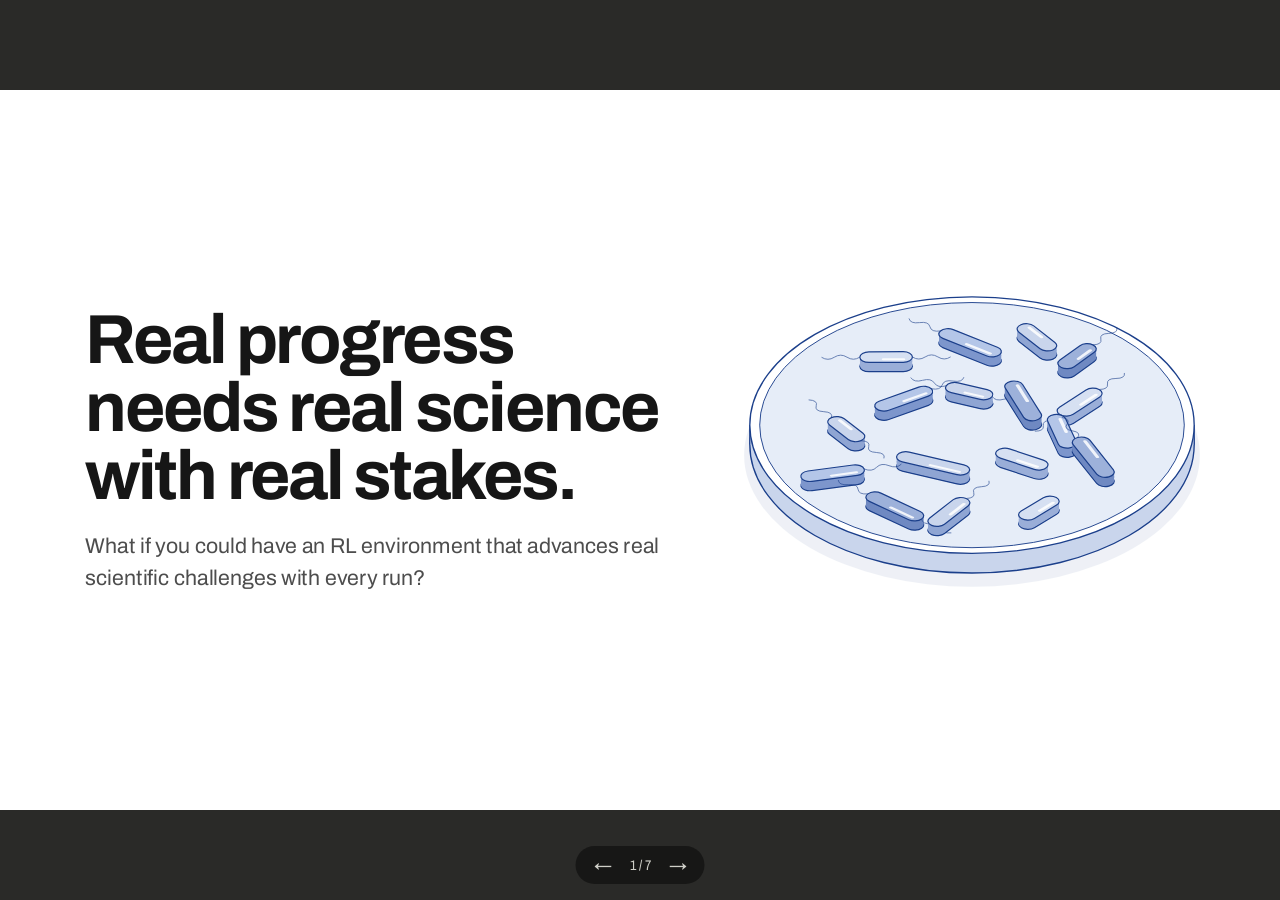
<file: slides.html>
<!DOCTYPE html>
<html lang="en">
<head>
<meta charset="utf-8">
<meta name="viewport" content="width=device-width, initial-scale=1">
<title>AI scientists in real labs</title>
<link rel="preconnect" href="https://fonts.googleapis.com">
<link rel="stylesheet" href="https://fonts.googleapis.com/css2?family=Archivo+Narrow:wght@500;600;700&family=Archivo:ital,wght@0,400;0,600;0,700;1,400&display=swap">
<style>
  :root {
    --ink: #161616; --body: #4D4D4D; --muted: #6B6B67; --line: #DADAD6;
    --navy: #1B3F8B; --rust: #A23B1E; --soft: #EEF2F9; --bg: #FFFFFF; --dark: #0B0B0B;
    --sans: 'Archivo', system-ui, sans-serif;
    --narrow: 'Archivo Narrow', 'Arial Narrow', sans-serif;
  }
  * { margin: 0; padding: 0; box-sizing: border-box; }
  html, body { height: 100%; }
  body { background: #2A2A28; font-family: var(--sans); color: var(--ink); overflow: hidden; }
  svg text { font-family: var(--sans); }

  /* Stage: fixed 1920×1080, scaled to the window */
  .stage { position: absolute; left: 50%; top: 50%; width: 1920px; height: 1080px; transform-origin: center; }
  .slide { position: absolute; inset: 0; display: none; flex-direction: column; padding: 112px 128px 136px; background: var(--bg); overflow: hidden;
           -webkit-print-color-adjust: exact; print-color-adjust: exact; }
  .slide.active { display: flex; }

  /* Type scale: 104 / 64 / 40 / 32 / 28 / 24 / 22 / 20 */
  h1 { font-size: 104px; font-weight: 700; line-height: 0.98; letter-spacing: -0.035em; }
  h2 { font-size: 64px; font-weight: 700; line-height: 1.08; letter-spacing: -0.02em; }
  .label { font: 700 22px/1.2 var(--narrow); letter-spacing: 0.16em; text-transform: uppercase; color: var(--navy); }
  .label.rust { color: var(--rust); }
  .cover .label.rust { color: #C2603F; }
  .card.problem { background: #F7ECE8; border-top-color: var(--rust); min-height: 360px; }
  .card.problem .card-title { font-size: 40px; white-space: nowrap; }
  .card.problem .text { font-size: 32px; }
  .lead { font-size: 32px; line-height: 1.45; color: var(--body); max-width: 1500px; }
  .cover .lead { max-width: 1340px; }
  .text { font-size: 30px; line-height: 1.45; color: var(--body); }
  .text b { color: var(--ink); }
  .card-title { font-size: 40px; font-weight: 700; line-height: 1.12; }
  .fig-title { font-size: 30px; font-weight: 600; margin-bottom: 16px; }
  figcaption { font-size: 24px; line-height: 1.45; color: var(--body); margin-top: 16px; max-width: 1000px; }
  .credit { display: block; font: 700 18px var(--narrow); letter-spacing: 0.14em; text-transform: uppercase; color: var(--muted); margin-top: 6px; }
  .foot { position: absolute; left: 128px; right: 240px; bottom: 56px; font-size: 20px; line-height: 1.4; color: var(--muted); }
  .pg { position: absolute; right: 128px; bottom: 56px; font: 700 22px var(--narrow); color: var(--muted); }
  .navy { color: var(--navy); } .rust { color: var(--rust); }
  sup { font-size: 0.6em; }

  /* Layout: header on top, body centred in the space below */
  header { display: flex; flex-direction: column; gap: 14px; }
  .body { margin: auto 0; padding-top: 32px; }
  .two { display: grid; grid-template-columns: 1fr 1fr; gap: 64px; align-items: start; }
  .three { display: grid; grid-template-columns: repeat(3, 1fr); gap: 40px; }
  .stack { display: flex; flex-direction: column; gap: 32px; }
  figure { margin: 0; }
  figure img { display: block; width: 100%; height: 480px; object-fit: cover; }
  figure svg { display: block; max-width: 100%; height: auto; }

  /* Cards and callouts: one style */
  .card { display: flex; flex-direction: column; gap: 20px; padding: 40px; background: var(--soft); border-top: 6px solid var(--navy); }
  .two > .card { height: 480px; justify-content: center; }
  .three > .card { min-height: 300px; }
  .quote { font-size: 30px; font-weight: 600; line-height: 1.45; color: var(--ink); }
  .num { font: 700 88px/1 var(--narrow); color: var(--navy); }
  .callout { font-size: 28px; line-height: 1.45; color: var(--body); padding: 24px 32px; background: var(--soft); border-top: 6px solid var(--navy); }
  .callout b { color: var(--ink); }

  /* Money grid */
  .money { display: grid; grid-template-columns: 300px 1fr 1fr 1fr; column-gap: 40px; align-items: center; }
  .money > .label { padding-bottom: 16px; border-bottom: 3px solid var(--navy); }
  .money .case { font-size: 32px; font-weight: 600; align-self: stretch; display: flex; align-items: center; border-bottom: 1px solid var(--line); }
  .money > div:not(:first-child) { display: flex; flex-direction: column; gap: 8px; padding: 32px 0; border-bottom: 1px solid var(--line); }
  .money b { font: 700 88px/1 var(--narrow); }
  .money span { font-size: 24px; line-height: 1.45; color: var(--body); }

  /* Flow diagram */
  .flow { display: grid; grid-template-columns: 1fr 72px 1fr 72px 1fr 72px 1.35fr; align-items: start; }
  .flow .arr { width: 40px; height: 24px; justify-self: center; margin-top: 78px; }
  .step { display: flex; flex-direction: column; align-items: center; text-align: center; gap: 12px; }
  .badge { width: 180px; height: 180px; border-radius: 50%; background: var(--soft); display: flex; align-items: center; justify-content: center; margin-bottom: 12px; }
  .badge .ico { width: 96px; height: 96px; }
  .badge.sm { width: 96px; height: 96px; margin: 0; flex: none; }
  .badge.sm .ico { width: 52px; height: 52px; }
  .badge.no { background: #F7ECE8; }
  .node-title { font-size: 30px; font-weight: 700; line-height: 1.15; }
  .node-text { font-size: 22px; line-height: 1.4; color: var(--body); }
  .parties { display: grid; grid-template-columns: 1fr 48px 1fr 48px 1fr 48px 1fr; grid-template-rows: auto auto auto auto; column-gap: 0; }
  .parties .art { grid-row: 1; display: flex; justify-content: center; align-items: flex-end; height: 220px; margin-bottom: 20px; }
  .parties .iso { height: 210px; width: auto; max-width: 100%; }
  .parties .op { grid-row: 2 / span 3; align-self: center; justify-self: center; font: 700 48px/1 var(--sans); color: #9A9A96; }
  .parties .op .arr, .parties .arr { width: 36px; height: 22px; display: block; }
  .party { grid-row: 2 / span 3; display: grid; grid-template-rows: subgrid; row-gap: 0; padding: 0 28px 28px; background: var(--soft); border-top: 6px solid var(--navy); }
  .party > .label { padding: 24px 0 18px; font-size: 20px; }
  .party > div { padding: 16px 0; border-top: 1px solid rgba(27,63,139,0.15); }
  .party .k { font: 700 18px/1.2 var(--narrow); letter-spacing: 0.16em; text-transform: uppercase; color: var(--muted); margin-bottom: 8px; }
  .party .k.win { color: var(--navy); }
  .party .lose .k { color: var(--rust); }
  .party .v { font-size: 26px; font-weight: 600; line-height: 1.3; color: var(--ink); }
  .party ul.v { list-style: none; padding: 0; margin: 0; display: flex; flex-direction: column; gap: 6px; }
  .party ul.v li { position: relative; padding-left: 22px; }
  .party ul.v li::before { content: ""; position: absolute; left: 2px; top: 0.5em; width: 9px; height: 9px; border-radius: 50%; background: var(--navy); }
  .party .s { font-size: 22px; line-height: 1.35; color: var(--body); margin-top: 6px; }
  .outcomes { display: flex; flex-direction: column; gap: 28px; margin-top: 20px; }
  .out { display: flex; align-items: center; gap: 20px; }
  .out > div:last-child { display: flex; flex-direction: column; gap: 6px; }
  .record { display: flex; align-items: center; gap: 20px; padding: 22px 32px; border-left: 6px solid var(--navy); background: var(--soft); }
  .record .rec { width: 40px; height: 40px; flex: none; }
  .record b { font: 700 22px var(--narrow); letter-spacing: 0.16em; text-transform: uppercase; color: var(--navy); white-space: nowrap; }
  .record span { font-size: 28px; color: var(--ink); }

  /* Fact list */
  .facts { display: flex; flex-direction: column; }
  .facts > div { display: flex; flex-direction: column; gap: 8px; padding: 16px 0; border-top: 1px solid var(--line); }
  .facts > div:first-child { border-top: 3px solid var(--navy); }
  .facts .text { color: var(--ink); }
  .hyps { list-style: none; display: flex; flex-direction: column; gap: 10px; font-size: 30px; line-height: 1.4; color: var(--ink); }

  /* Mock data tag */
  figure { position: relative; }
  .solo { display: flex; justify-content: center; }
  .steps4 { display: grid; grid-template-columns: repeat(4, 1fr); gap: 28px; }
  .step4 { display: flex; flex-direction: column; gap: 18px; padding: 28px 28px 32px; background: var(--soft); border-top: 6px solid var(--navy); height: 600px; }
  .step4 .vis { flex: 1; display: flex; align-items: center; justify-content: center; background: #FFFFFF; border-radius: 6px; padding: 16px; min-height: 0; }
  .step4 .vis .quote { font-size: 30px; line-height: 1.35; }
  .step4 .vis svg { width: 100%; height: 100%; max-height: 300px; }
  .step4 .cap { font-size: 24px; line-height: 1.35; color: var(--ink); font-weight: 500; }

  .ex { display: grid; grid-template-columns: 1fr 1fr; grid-template-rows: 1fr 1fr; gap: 20px 48px; height: 760px; padding-top: 8px; margin: 0; }
  .excell { display: flex; flex-direction: column; gap: 10px; min-height: 0; }
  .excell .quote { font-size: 32px; }
  .excell .text { font-size: 28px; line-height: 1.35; }
  .ex-svg { flex: 1; min-height: 0; width: 100%; height: 100%; }

  .poc > .card { min-height: 0; padding: 28px 32px; gap: 12px; }
  .poc .text { font-size: 30px; }
  .live { display: grid; grid-template-columns: 2.1fr repeat(4, 1fr); align-items: center; column-gap: 20px; }
  .live > * { margin: 0; height: 86px; display: flex; align-items: center; border-bottom: 1px solid var(--line); }
  .live > .label { height: auto; padding-bottom: 12px; justify-content: flex-end; align-items: flex-end; border-bottom: 4px solid var(--navy); font-size: 16px; letter-spacing: 0.1em; }
  .live > span { height: auto; align-self: stretch; border-bottom: 4px solid var(--navy); }
  .live .m { font-size: 26px; font-weight: 600; white-space: nowrap; }
  .live > b { justify-content: flex-end; }
  .live b { font: 700 44px/1 var(--narrow); text-align: right; }

  .questions { display: grid; grid-template-columns: repeat(3, 1fr); gap: 28px; }
  .questions .card.q { justify-content: center; min-height: 260px; }
  .questions .qart { width: 100%; height: 176px; display: flex; justify-content: center; margin-top: -6px; }
  .questions .qart .iso { height: 176px; width: auto; max-width: 300px; }
  .questions .card-title { font-size: 36px; line-height: 1.2; }
  .questions .more-card .card-title { color: var(--muted); }
  .more { margin-top: 28px; }

  .mock { position: absolute; right: 0; top: 0; font: 700 22px var(--narrow); letter-spacing: 0.16em; text-transform: uppercase; color: #FFFFFF; background: var(--rust); padding: 8px 16px; }

  /* Outcome cards */
  .outcome { gap: 0; padding: 36px 40px 16px; }
  .two > .outcome { height: auto; }
  .payout { display: grid; grid-template-columns: 1fr 420px 420px; align-items: center; max-width: 1400px; }
  .payout > * { height: 124px; display: flex; align-items: center; margin: 0; border-bottom: 1px solid var(--line); }
  .payout > b { justify-content: flex-end; }
  .payout > .label { height: auto; justify-content: flex-end; align-items: flex-end; border-bottom: 6px solid var(--navy); padding-bottom: 18px; }
  .payout > .label.rust { border-bottom-color: var(--rust); }
  .payout > div:first-child { height: auto; align-self: stretch; border-bottom: 6px solid var(--ink); }
  .payout .who { font-size: 36px; font-weight: 600; }
  .payout b { font: 700 72px/1 var(--narrow); text-align: right; }
  .outcome .label { margin-bottom: 12px; }
  .outcome .label.rust { color: var(--rust); }
  .card.outcome:last-child { border-top-color: var(--rust); background: #F7ECE8; }
  .outcome .row { display: flex; justify-content: space-between; align-items: center; gap: 24px; padding: 22px 0; border-top: 1px solid rgba(0,0,0,0.08); }
  .outcome .row p { display: flex; flex-direction: column; gap: 4px; }
  .outcome .row span { font-size: 30px; font-weight: 600; }
  .outcome .row b { font: 700 64px/1 var(--narrow); }
  .outcome .row em { font-style: normal; font-size: 24px; color: var(--body); }

  /* Cover */
  .cover { background: var(--bg); color: var(--ink); justify-content: center; padding-bottom: 112px; }
  .cover .cover-art { position: absolute; right: 72px; top: 190px; width: 780px; height: 660px; }
  .cover-body { position: relative; display: flex; flex-direction: column; gap: 32px; max-width: 920px; }
  .cover .lead { color: var(--body); }
  .cover-body .label { margin-bottom: -8px; }
  .probs { display: grid; grid-template-columns: repeat(3, 1fr); gap: 40px; margin-top: -8px; }
  .probs div { display: flex; flex-direction: column; gap: 10px; padding-left: 24px; border-left: 4px solid var(--rust); }
  .probs b { font-size: 32px; font-weight: 700; line-height: 1.2; }
  .probs span { font-size: 24px; line-height: 1.4; color: #BBBBBB; }
  .cover .foot { color: #8A8A85; }

  /* Demo */
  .demo { justify-content: center; }
  .demo .side { position: absolute; right: 0; top: 0; width: 760px; height: 1240px; object-fit: cover; object-position: 50% 0%; }
  .demo-body { display: flex; flex-direction: column; gap: 24px; max-width: 900px; }

  /* Controls */
  .controls { position: fixed; bottom: 16px; left: 50%; transform: translateX(-50%); display: flex; gap: 8px; align-items: center; font: 14px/1 var(--narrow); color: #CFCFC8; background: rgba(0,0,0,.45); padding: 6px 8px; border-radius: 999px; z-index: 2; }
  .controls button { background: none; border: none; color: inherit; font: inherit; font-size: 18px; padding: 4px 10px; cursor: pointer; border-radius: 999px; }
  .controls button:hover { background: rgba(255,255,255,.12); }

  /* Print / PDF: one slide per page */
  @page { size: 1920px 1080px; margin: 0; }
  @media print {
    html, body { height: auto; overflow: visible; background: none; }
    .stage { position: static; transform: none !important; width: 1920px; height: auto; }
    .slide { position: relative; display: flex !important; width: 1920px; height: 1080px; break-after: page; page-break-after: always; }
    .controls { display: none; }
  }
</style>
</head>
<body>
<div class="stage" id="stage">

<section class="slide cover">
  <svg class="cover-art" viewBox="0 0 900 760" role="img" aria-label="Isometric petri dish with blue rod-shaped bacteria"><g opacity="0.07"><circle cx="0" cy="0" r="322" fill="#1B3F8B" transform="translate(0,52) matrix(0.8660,0.5,-0.8660,0.5,450,360)"/></g><circle cx="0" cy="0" r="314" fill="#C9D5EC" stroke="#1B3F8B" stroke-width="2" vector-effect="non-scaling-stroke" transform="translate(0,34) matrix(0.8660,0.5,-0.8660,0.5,450,360)"/><rect x="65.4" y="360.0" width="769.1" height="34" fill="#C9D5EC"/><line x1="65.4" y1="360.0" x2="65.4" y2="394.0" stroke="#1B3F8B" stroke-width="2"/><line x1="834.6" y1="360.0" x2="834.6" y2="394.0" stroke="#1B3F8B" stroke-width="2"/><circle cx="0" cy="0" r="314" fill="#FFFFFF" stroke="#1B3F8B" stroke-width="2" vector-effect="non-scaling-stroke" transform="matrix(0.8660,0.5,-0.8660,0.5,450,360)"/><circle cx="0" cy="0" r="300" fill="#E6EDF8" stroke="#1B3F8B" stroke-width="1.4" vector-effect="non-scaling-stroke" transform="matrix(0.8660,0.5,-0.8660,0.5,450,360)"/><g transform="translate(0,16) matrix(0.8660,0.5,-0.8660,0.5,450,360)"><g transform="translate(-87.1,-216.8) rotate(8.7)"><rect x="-38.2" y="-13.0" width="76.5" height="26" rx="13.0" fill="#8FA5D3" stroke="#1B3F8B" stroke-width="1.8" vector-effect="non-scaling-stroke"/></g></g><g transform="translate(0,2) matrix(0.8660,0.5,-0.8660,0.5,450,360)"><g transform="translate(-87.1,-216.8) rotate(8.7)"><rect x="-38.2" y="-13.0" width="76.5" height="26" rx="13.0" fill="#8FA5D3" stroke="none"/></g></g><g transform="translate(0,5) matrix(0.8660,0.5,-0.8660,0.5,450,360)"><g transform="translate(-87.1,-216.8) rotate(8.7)"><rect x="-38.2" y="-13.0" width="76.5" height="26" rx="13.0" fill="#8FA5D3" stroke="none"/></g></g><g transform="translate(0,8) matrix(0.8660,0.5,-0.8660,0.5,450,360)"><g transform="translate(-87.1,-216.8) rotate(8.7)"><rect x="-38.2" y="-13.0" width="76.5" height="26" rx="13.0" fill="#8FA5D3" stroke="none"/></g></g><g transform="translate(0,11) matrix(0.8660,0.5,-0.8660,0.5,450,360)"><g transform="translate(-87.1,-216.8) rotate(8.7)"><rect x="-38.2" y="-13.0" width="76.5" height="26" rx="13.0" fill="#8FA5D3" stroke="none"/></g></g><g transform="translate(0,14) matrix(0.8660,0.5,-0.8660,0.5,450,360)"><g transform="translate(-87.1,-216.8) rotate(8.7)"><rect x="-38.2" y="-13.0" width="76.5" height="26" rx="13.0" fill="#8FA5D3" stroke="none"/></g></g><g transform="matrix(0.8660,0.5,-0.8660,0.5,450,360)"><g transform="translate(-87.1,-216.8) rotate(8.7)"><rect x="-38.2" y="-13.0" width="76.5" height="26" rx="13.0" fill="#C9D5EC" stroke="#1B3F8B" stroke-width="1.8" vector-effect="non-scaling-stroke"/><rect x="-28.2" y="-8.0" width="34.4" height="5" rx="2.5" fill="#FFFFFF" opacity="0.85"/></g></g><g transform="translate(0,16) matrix(0.8660,0.5,-0.8660,0.5,450,360)"><g transform="translate(-144.4,-140.6) rotate(169.6)"><rect x="-50.9" y="-13.0" width="101.8" height="26" rx="13.0" fill="#7D96CC" stroke="#1B3F8B" stroke-width="1.8" vector-effect="non-scaling-stroke"/></g></g><g transform="translate(0,2) matrix(0.8660,0.5,-0.8660,0.5,450,360)"><g transform="translate(-144.4,-140.6) rotate(169.6)"><rect x="-50.9" y="-13.0" width="101.8" height="26" rx="13.0" fill="#7D96CC" stroke="none"/></g></g><g transform="translate(0,5) matrix(0.8660,0.5,-0.8660,0.5,450,360)"><g transform="translate(-144.4,-140.6) rotate(169.6)"><rect x="-50.9" y="-13.0" width="101.8" height="26" rx="13.0" fill="#7D96CC" stroke="none"/></g></g><g transform="translate(0,8) matrix(0.8660,0.5,-0.8660,0.5,450,360)"><g transform="translate(-144.4,-140.6) rotate(169.6)"><rect x="-50.9" y="-13.0" width="101.8" height="26" rx="13.0" fill="#7D96CC" stroke="none"/></g></g><g transform="translate(0,11) matrix(0.8660,0.5,-0.8660,0.5,450,360)"><g transform="translate(-144.4,-140.6) rotate(169.6)"><rect x="-50.9" y="-13.0" width="101.8" height="26" rx="13.0" fill="#7D96CC" stroke="none"/></g></g><g transform="translate(0,14) matrix(0.8660,0.5,-0.8660,0.5,450,360)"><g transform="translate(-144.4,-140.6) rotate(169.6)"><rect x="-50.9" y="-13.0" width="101.8" height="26" rx="13.0" fill="#7D96CC" stroke="none"/></g></g><g transform="matrix(0.8660,0.5,-0.8660,0.5,450,360)"><g transform="translate(-144.4,-140.6) rotate(169.6)"><path d="M50.9,0 q9.0,-10 18.0,0 q9.0,10 18.0,0 q9.0,-10 18.0,0" fill="none" stroke="#1B3F8B" stroke-width="1.3" vector-effect="non-scaling-stroke" opacity="0.7"/><rect x="-50.9" y="-13.0" width="101.8" height="26" rx="13.0" fill="#B4C6E8" stroke="#1B3F8B" stroke-width="1.8" vector-effect="non-scaling-stroke"/><rect x="-40.9" y="-8.0" width="45.8" height="5" rx="2.5" fill="#FFFFFF" opacity="0.85"/></g></g><g transform="translate(0,16) matrix(0.8660,0.5,-0.8660,0.5,450,360)"><g transform="translate(-14.3,-224.3) rotate(83.8)"><rect x="-35.6" y="-13.0" width="71.2" height="26" rx="13.0" fill="#6F89C2" stroke="#1B3F8B" stroke-width="1.8" vector-effect="non-scaling-stroke"/></g></g><g transform="translate(0,2) matrix(0.8660,0.5,-0.8660,0.5,450,360)"><g transform="translate(-14.3,-224.3) rotate(83.8)"><rect x="-35.6" y="-13.0" width="71.2" height="26" rx="13.0" fill="#6F89C2" stroke="none"/></g></g><g transform="translate(0,5) matrix(0.8660,0.5,-0.8660,0.5,450,360)"><g transform="translate(-14.3,-224.3) rotate(83.8)"><rect x="-35.6" y="-13.0" width="71.2" height="26" rx="13.0" fill="#6F89C2" stroke="none"/></g></g><g transform="translate(0,8) matrix(0.8660,0.5,-0.8660,0.5,450,360)"><g transform="translate(-14.3,-224.3) rotate(83.8)"><rect x="-35.6" y="-13.0" width="71.2" height="26" rx="13.0" fill="#6F89C2" stroke="none"/></g></g><g transform="translate(0,11) matrix(0.8660,0.5,-0.8660,0.5,450,360)"><g transform="translate(-14.3,-224.3) rotate(83.8)"><rect x="-35.6" y="-13.0" width="71.2" height="26" rx="13.0" fill="#6F89C2" stroke="none"/></g></g><g transform="translate(0,14) matrix(0.8660,0.5,-0.8660,0.5,450,360)"><g transform="translate(-14.3,-224.3) rotate(83.8)"><rect x="-35.6" y="-13.0" width="71.2" height="26" rx="13.0" fill="#6F89C2" stroke="none"/></g></g><g transform="matrix(0.8660,0.5,-0.8660,0.5,450,360)"><g transform="translate(-14.3,-224.3) rotate(83.8)"><path d="M-35.6,0 q-9.0,-10 -18.0,0 q-9.0,10 -18.0,0 q-9.0,-10 -18.0,0" fill="none" stroke="#1B3F8B" stroke-width="1.3" vector-effect="non-scaling-stroke" opacity="0.7"/><rect x="-35.6" y="-13.0" width="71.2" height="26" rx="13.0" fill="#9DB1DA" stroke="#1B3F8B" stroke-width="1.8" vector-effect="non-scaling-stroke"/><rect x="-25.6" y="-8.0" width="32.0" height="5" rx="2.5" fill="#FFFFFF" opacity="0.85"/></g></g><g transform="translate(0,16) matrix(0.8660,0.5,-0.8660,0.5,450,360)"><g transform="translate(-203.6,-31.9) rotate(134.7)"><rect x="-37.2" y="-13.0" width="74.3" height="26" rx="13.0" fill="#9AAED8" stroke="#1B3F8B" stroke-width="1.8" vector-effect="non-scaling-stroke"/></g></g><g transform="translate(0,2) matrix(0.8660,0.5,-0.8660,0.5,450,360)"><g transform="translate(-203.6,-31.9) rotate(134.7)"><rect x="-37.2" y="-13.0" width="74.3" height="26" rx="13.0" fill="#9AAED8" stroke="none"/></g></g><g transform="translate(0,5) matrix(0.8660,0.5,-0.8660,0.5,450,360)"><g transform="translate(-203.6,-31.9) rotate(134.7)"><rect x="-37.2" y="-13.0" width="74.3" height="26" rx="13.0" fill="#9AAED8" stroke="none"/></g></g><g transform="translate(0,8) matrix(0.8660,0.5,-0.8660,0.5,450,360)"><g transform="translate(-203.6,-31.9) rotate(134.7)"><rect x="-37.2" y="-13.0" width="74.3" height="26" rx="13.0" fill="#9AAED8" stroke="none"/></g></g><g transform="translate(0,11) matrix(0.8660,0.5,-0.8660,0.5,450,360)"><g transform="translate(-203.6,-31.9) rotate(134.7)"><rect x="-37.2" y="-13.0" width="74.3" height="26" rx="13.0" fill="#9AAED8" stroke="none"/></g></g><g transform="translate(0,14) matrix(0.8660,0.5,-0.8660,0.5,450,360)"><g transform="translate(-203.6,-31.9) rotate(134.7)"><rect x="-37.2" y="-13.0" width="74.3" height="26" rx="13.0" fill="#9AAED8" stroke="none"/></g></g><g transform="matrix(0.8660,0.5,-0.8660,0.5,450,360)"><g transform="translate(-203.6,-31.9) rotate(134.7)"><path d="M-37.2,0 q-9.0,-10 -18.0,0 q-9.0,10 -18.0,0 q-9.0,-10 -18.0,0" fill="none" stroke="#1B3F8B" stroke-width="1.3" vector-effect="non-scaling-stroke" opacity="0.7"/><path d="M37.2,0 q9.0,-10 18.0,0 q9.0,10 18.0,0 q9.0,-10 18.0,0" fill="none" stroke="#1B3F8B" stroke-width="1.3" vector-effect="non-scaling-stroke" opacity="0.7"/><rect x="-37.2" y="-13.0" width="74.3" height="26" rx="13.0" fill="#D6E0F2" stroke="#1B3F8B" stroke-width="1.8" vector-effect="non-scaling-stroke"/><rect x="-27.2" y="-8.0" width="33.4" height="5" rx="2.5" fill="#FFFFFF" opacity="0.85"/></g></g><g transform="translate(0,16) matrix(0.8660,0.5,-0.8660,0.5,450,360)"><g transform="translate(-61.6,-56.0) rotate(156.9)"><rect x="-35.0" y="-13.0" width="70.1" height="26" rx="13.0" fill="#8FA5D3" stroke="#1B3F8B" stroke-width="1.8" vector-effect="non-scaling-stroke"/></g></g><g transform="translate(0,2) matrix(0.8660,0.5,-0.8660,0.5,450,360)"><g transform="translate(-61.6,-56.0) rotate(156.9)"><rect x="-35.0" y="-13.0" width="70.1" height="26" rx="13.0" fill="#8FA5D3" stroke="none"/></g></g><g transform="translate(0,5) matrix(0.8660,0.5,-0.8660,0.5,450,360)"><g transform="translate(-61.6,-56.0) rotate(156.9)"><rect x="-35.0" y="-13.0" width="70.1" height="26" rx="13.0" fill="#8FA5D3" stroke="none"/></g></g><g transform="translate(0,8) matrix(0.8660,0.5,-0.8660,0.5,450,360)"><g transform="translate(-61.6,-56.0) rotate(156.9)"><rect x="-35.0" y="-13.0" width="70.1" height="26" rx="13.0" fill="#8FA5D3" stroke="none"/></g></g><g transform="translate(0,11) matrix(0.8660,0.5,-0.8660,0.5,450,360)"><g transform="translate(-61.6,-56.0) rotate(156.9)"><rect x="-35.0" y="-13.0" width="70.1" height="26" rx="13.0" fill="#8FA5D3" stroke="none"/></g></g><g transform="translate(0,14) matrix(0.8660,0.5,-0.8660,0.5,450,360)"><g transform="translate(-61.6,-56.0) rotate(156.9)"><rect x="-35.0" y="-13.0" width="70.1" height="26" rx="13.0" fill="#8FA5D3" stroke="none"/></g></g><g transform="matrix(0.8660,0.5,-0.8660,0.5,450,360)"><g transform="translate(-61.6,-56.0) rotate(156.9)"><path d="M-35.0,0 q-9.0,-10 -18.0,0 q-9.0,10 -18.0,0 q-9.0,-10 -18.0,0" fill="none" stroke="#1B3F8B" stroke-width="1.3" vector-effect="non-scaling-stroke" opacity="0.7"/><path d="M35.0,0 q9.0,-10 18.0,0 q9.0,10 18.0,0 q9.0,-10 18.0,0" fill="none" stroke="#1B3F8B" stroke-width="1.3" vector-effect="non-scaling-stroke" opacity="0.7"/><rect x="-35.0" y="-13.0" width="70.1" height="26" rx="13.0" fill="#C9D5EC" stroke="#1B3F8B" stroke-width="1.8" vector-effect="non-scaling-stroke"/><rect x="-25.0" y="-8.0" width="31.5" height="5" rx="2.5" fill="#FFFFFF" opacity="0.85"/></g></g><g transform="translate(0,16) matrix(0.8660,0.5,-0.8660,0.5,450,360)"><g transform="translate(-114.0,22.4) rotate(103.3)"><rect x="-45.9" y="-13.0" width="91.8" height="26" rx="13.0" fill="#7D96CC" stroke="#1B3F8B" stroke-width="1.8" vector-effect="non-scaling-stroke"/></g></g><g transform="translate(0,2) matrix(0.8660,0.5,-0.8660,0.5,450,360)"><g transform="translate(-114.0,22.4) rotate(103.3)"><rect x="-45.9" y="-13.0" width="91.8" height="26" rx="13.0" fill="#7D96CC" stroke="none"/></g></g><g transform="translate(0,5) matrix(0.8660,0.5,-0.8660,0.5,450,360)"><g transform="translate(-114.0,22.4) rotate(103.3)"><rect x="-45.9" y="-13.0" width="91.8" height="26" rx="13.0" fill="#7D96CC" stroke="none"/></g></g><g transform="translate(0,8) matrix(0.8660,0.5,-0.8660,0.5,450,360)"><g transform="translate(-114.0,22.4) rotate(103.3)"><rect x="-45.9" y="-13.0" width="91.8" height="26" rx="13.0" fill="#7D96CC" stroke="none"/></g></g><g transform="translate(0,11) matrix(0.8660,0.5,-0.8660,0.5,450,360)"><g transform="translate(-114.0,22.4) rotate(103.3)"><rect x="-45.9" y="-13.0" width="91.8" height="26" rx="13.0" fill="#7D96CC" stroke="none"/></g></g><g transform="translate(0,14) matrix(0.8660,0.5,-0.8660,0.5,450,360)"><g transform="translate(-114.0,22.4) rotate(103.3)"><rect x="-45.9" y="-13.0" width="91.8" height="26" rx="13.0" fill="#7D96CC" stroke="none"/></g></g><g transform="matrix(0.8660,0.5,-0.8660,0.5,450,360)"><g transform="translate(-114.0,22.4) rotate(103.3)"><path d="M-45.9,0 q-9.0,-10 -18.0,0 q-9.0,10 -18.0,0 q-9.0,-10 -18.0,0" fill="none" stroke="#1B3F8B" stroke-width="1.3" vector-effect="non-scaling-stroke" opacity="0.7"/><rect x="-45.9" y="-13.0" width="91.8" height="26" rx="13.0" fill="#B4C6E8" stroke="#1B3F8B" stroke-width="1.8" vector-effect="non-scaling-stroke"/><rect x="-35.9" y="-8.0" width="41.3" height="5" rx="2.5" fill="#FFFFFF" opacity="0.85"/></g></g><g transform="translate(0,16) matrix(0.8660,0.5,-0.8660,0.5,450,360)"><g transform="translate(9.2,-93.0) rotate(25.0)"><rect x="-50.9" y="-13.0" width="101.9" height="26" rx="13.0" fill="#6F89C2" stroke="#1B3F8B" stroke-width="1.8" vector-effect="non-scaling-stroke"/></g></g><g transform="translate(0,2) matrix(0.8660,0.5,-0.8660,0.5,450,360)"><g transform="translate(9.2,-93.0) rotate(25.0)"><rect x="-50.9" y="-13.0" width="101.9" height="26" rx="13.0" fill="#6F89C2" stroke="none"/></g></g><g transform="translate(0,5) matrix(0.8660,0.5,-0.8660,0.5,450,360)"><g transform="translate(9.2,-93.0) rotate(25.0)"><rect x="-50.9" y="-13.0" width="101.9" height="26" rx="13.0" fill="#6F89C2" stroke="none"/></g></g><g transform="translate(0,8) matrix(0.8660,0.5,-0.8660,0.5,450,360)"><g transform="translate(9.2,-93.0) rotate(25.0)"><rect x="-50.9" y="-13.0" width="101.9" height="26" rx="13.0" fill="#6F89C2" stroke="none"/></g></g><g transform="translate(0,11) matrix(0.8660,0.5,-0.8660,0.5,450,360)"><g transform="translate(9.2,-93.0) rotate(25.0)"><rect x="-50.9" y="-13.0" width="101.9" height="26" rx="13.0" fill="#6F89C2" stroke="none"/></g></g><g transform="translate(0,14) matrix(0.8660,0.5,-0.8660,0.5,450,360)"><g transform="translate(9.2,-93.0) rotate(25.0)"><rect x="-50.9" y="-13.0" width="101.9" height="26" rx="13.0" fill="#6F89C2" stroke="none"/></g></g><g transform="matrix(0.8660,0.5,-0.8660,0.5,450,360)"><g transform="translate(9.2,-93.0) rotate(25.0)"><rect x="-50.9" y="-13.0" width="101.9" height="26" rx="13.0" fill="#9DB1DA" stroke="#1B3F8B" stroke-width="1.8" vector-effect="non-scaling-stroke"/><rect x="-40.9" y="-8.0" width="45.8" height="5" rx="2.5" fill="#FFFFFF" opacity="0.85"/></g></g><g transform="translate(0,16) matrix(0.8660,0.5,-0.8660,0.5,450,360)"><g transform="translate(67.7,-147.4) rotate(86.6)"><rect x="-41.3" y="-13.0" width="82.6" height="26" rx="13.0" fill="#9AAED8" stroke="#1B3F8B" stroke-width="1.8" vector-effect="non-scaling-stroke"/></g></g><g transform="translate(0,2) matrix(0.8660,0.5,-0.8660,0.5,450,360)"><g transform="translate(67.7,-147.4) rotate(86.6)"><rect x="-41.3" y="-13.0" width="82.6" height="26" rx="13.0" fill="#9AAED8" stroke="none"/></g></g><g transform="translate(0,5) matrix(0.8660,0.5,-0.8660,0.5,450,360)"><g transform="translate(67.7,-147.4) rotate(86.6)"><rect x="-41.3" y="-13.0" width="82.6" height="26" rx="13.0" fill="#9AAED8" stroke="none"/></g></g><g transform="translate(0,8) matrix(0.8660,0.5,-0.8660,0.5,450,360)"><g transform="translate(67.7,-147.4) rotate(86.6)"><rect x="-41.3" y="-13.0" width="82.6" height="26" rx="13.0" fill="#9AAED8" stroke="none"/></g></g><g transform="translate(0,11) matrix(0.8660,0.5,-0.8660,0.5,450,360)"><g transform="translate(67.7,-147.4) rotate(86.6)"><rect x="-41.3" y="-13.0" width="82.6" height="26" rx="13.0" fill="#9AAED8" stroke="none"/></g></g><g transform="translate(0,14) matrix(0.8660,0.5,-0.8660,0.5,450,360)"><g transform="translate(67.7,-147.4) rotate(86.6)"><rect x="-41.3" y="-13.0" width="82.6" height="26" rx="13.0" fill="#9AAED8" stroke="none"/></g></g><g transform="matrix(0.8660,0.5,-0.8660,0.5,450,360)"><g transform="translate(67.7,-147.4) rotate(86.6)"><path d="M-41.3,0 q-9.0,-10 -18.0,0 q-9.0,10 -18.0,0 q-9.0,-10 -18.0,0" fill="none" stroke="#1B3F8B" stroke-width="1.3" vector-effect="non-scaling-stroke" opacity="0.7"/><path d="M41.3,0 q9.0,-10 18.0,0 q9.0,10 18.0,0 q9.0,-10 18.0,0" fill="none" stroke="#1B3F8B" stroke-width="1.3" vector-effect="non-scaling-stroke" opacity="0.7"/><rect x="-41.3" y="-13.0" width="82.6" height="26" rx="13.0" fill="#D6E0F2" stroke="#1B3F8B" stroke-width="1.8" vector-effect="non-scaling-stroke"/><rect x="-31.3" y="-8.0" width="37.2" height="5" rx="2.5" fill="#FFFFFF" opacity="0.85"/></g></g><g transform="translate(0,16) matrix(0.8660,0.5,-0.8660,0.5,450,360)"><g transform="translate(-118.7,132.6) rotate(8.4)"><rect x="-35.2" y="-13.0" width="70.4" height="26" rx="13.0" fill="#8FA5D3" stroke="#1B3F8B" stroke-width="1.8" vector-effect="non-scaling-stroke"/></g></g><g transform="translate(0,2) matrix(0.8660,0.5,-0.8660,0.5,450,360)"><g transform="translate(-118.7,132.6) rotate(8.4)"><rect x="-35.2" y="-13.0" width="70.4" height="26" rx="13.0" fill="#8FA5D3" stroke="none"/></g></g><g transform="translate(0,5) matrix(0.8660,0.5,-0.8660,0.5,450,360)"><g transform="translate(-118.7,132.6) rotate(8.4)"><rect x="-35.2" y="-13.0" width="70.4" height="26" rx="13.0" fill="#8FA5D3" stroke="none"/></g></g><g transform="translate(0,8) matrix(0.8660,0.5,-0.8660,0.5,450,360)"><g transform="translate(-118.7,132.6) rotate(8.4)"><rect x="-35.2" y="-13.0" width="70.4" height="26" rx="13.0" fill="#8FA5D3" stroke="none"/></g></g><g transform="translate(0,11) matrix(0.8660,0.5,-0.8660,0.5,450,360)"><g transform="translate(-118.7,132.6) rotate(8.4)"><rect x="-35.2" y="-13.0" width="70.4" height="26" rx="13.0" fill="#8FA5D3" stroke="none"/></g></g><g transform="translate(0,14) matrix(0.8660,0.5,-0.8660,0.5,450,360)"><g transform="translate(-118.7,132.6) rotate(8.4)"><rect x="-35.2" y="-13.0" width="70.4" height="26" rx="13.0" fill="#8FA5D3" stroke="none"/></g></g><g transform="matrix(0.8660,0.5,-0.8660,0.5,450,360)"><g transform="translate(-118.7,132.6) rotate(8.4)"><path d="M-35.2,0 q-9.0,-10 -18.0,0 q-9.0,10 -18.0,0 q-9.0,-10 -18.0,0" fill="none" stroke="#1B3F8B" stroke-width="1.3" vector-effect="non-scaling-stroke" opacity="0.7"/><path d="M35.2,0 q9.0,-10 18.0,0 q9.0,10 18.0,0 q9.0,-10 18.0,0" fill="none" stroke="#1B3F8B" stroke-width="1.3" vector-effect="non-scaling-stroke" opacity="0.7"/><rect x="-35.2" y="-13.0" width="70.4" height="26" rx="13.0" fill="#C9D5EC" stroke="#1B3F8B" stroke-width="1.8" vector-effect="non-scaling-stroke"/><rect x="-25.2" y="-8.0" width="31.7" height="5" rx="2.5" fill="#FFFFFF" opacity="0.85"/></g></g><g transform="translate(0,16) matrix(0.8660,0.5,-0.8660,0.5,450,360)"><g transform="translate(100.4,-79.2) rotate(29.9)"><rect x="-42.2" y="-13.0" width="84.4" height="26" rx="13.0" fill="#7D96CC" stroke="#1B3F8B" stroke-width="1.8" vector-effect="non-scaling-stroke"/></g></g><g transform="translate(0,2) matrix(0.8660,0.5,-0.8660,0.5,450,360)"><g transform="translate(100.4,-79.2) rotate(29.9)"><rect x="-42.2" y="-13.0" width="84.4" height="26" rx="13.0" fill="#7D96CC" stroke="none"/></g></g><g transform="translate(0,5) matrix(0.8660,0.5,-0.8660,0.5,450,360)"><g transform="translate(100.4,-79.2) rotate(29.9)"><rect x="-42.2" y="-13.0" width="84.4" height="26" rx="13.0" fill="#7D96CC" stroke="none"/></g></g><g transform="translate(0,8) matrix(0.8660,0.5,-0.8660,0.5,450,360)"><g transform="translate(100.4,-79.2) rotate(29.9)"><rect x="-42.2" y="-13.0" width="84.4" height="26" rx="13.0" fill="#7D96CC" stroke="none"/></g></g><g transform="translate(0,11) matrix(0.8660,0.5,-0.8660,0.5,450,360)"><g transform="translate(100.4,-79.2) rotate(29.9)"><rect x="-42.2" y="-13.0" width="84.4" height="26" rx="13.0" fill="#7D96CC" stroke="none"/></g></g><g transform="translate(0,14) matrix(0.8660,0.5,-0.8660,0.5,450,360)"><g transform="translate(100.4,-79.2) rotate(29.9)"><rect x="-42.2" y="-13.0" width="84.4" height="26" rx="13.0" fill="#7D96CC" stroke="none"/></g></g><g transform="matrix(0.8660,0.5,-0.8660,0.5,450,360)"><g transform="translate(100.4,-79.2) rotate(29.9)"><rect x="-42.2" y="-13.0" width="84.4" height="26" rx="13.0" fill="#B4C6E8" stroke="#1B3F8B" stroke-width="1.8" vector-effect="non-scaling-stroke"/><rect x="-32.2" y="-8.0" width="38.0" height="5" rx="2.5" fill="#FFFFFF" opacity="0.85"/></g></g><g transform="translate(0,16) matrix(0.8660,0.5,-0.8660,0.5,450,360)"><g transform="translate(176.7,-65.7) rotate(20.4)"><rect x="-53.0" y="-13.0" width="106.0" height="26" rx="13.0" fill="#6F89C2" stroke="#1B3F8B" stroke-width="1.8" vector-effect="non-scaling-stroke"/></g></g><g transform="translate(0,2) matrix(0.8660,0.5,-0.8660,0.5,450,360)"><g transform="translate(176.7,-65.7) rotate(20.4)"><rect x="-53.0" y="-13.0" width="106.0" height="26" rx="13.0" fill="#6F89C2" stroke="none"/></g></g><g transform="translate(0,5) matrix(0.8660,0.5,-0.8660,0.5,450,360)"><g transform="translate(176.7,-65.7) rotate(20.4)"><rect x="-53.0" y="-13.0" width="106.0" height="26" rx="13.0" fill="#6F89C2" stroke="none"/></g></g><g transform="translate(0,8) matrix(0.8660,0.5,-0.8660,0.5,450,360)"><g transform="translate(176.7,-65.7) rotate(20.4)"><rect x="-53.0" y="-13.0" width="106.0" height="26" rx="13.0" fill="#6F89C2" stroke="none"/></g></g><g transform="translate(0,11) matrix(0.8660,0.5,-0.8660,0.5,450,360)"><g transform="translate(176.7,-65.7) rotate(20.4)"><rect x="-53.0" y="-13.0" width="106.0" height="26" rx="13.0" fill="#6F89C2" stroke="none"/></g></g><g transform="translate(0,14) matrix(0.8660,0.5,-0.8660,0.5,450,360)"><g transform="translate(176.7,-65.7) rotate(20.4)"><rect x="-53.0" y="-13.0" width="106.0" height="26" rx="13.0" fill="#6F89C2" stroke="none"/></g></g><g transform="matrix(0.8660,0.5,-0.8660,0.5,450,360)"><g transform="translate(176.7,-65.7) rotate(20.4)"><path d="M-53.0,0 q-9.0,-10 -18.0,0 q-9.0,10 -18.0,0 q-9.0,-10 -18.0,0" fill="none" stroke="#1B3F8B" stroke-width="1.3" vector-effect="non-scaling-stroke" opacity="0.7"/><rect x="-53.0" y="-13.0" width="106.0" height="26" rx="13.0" fill="#9DB1DA" stroke="#1B3F8B" stroke-width="1.8" vector-effect="non-scaling-stroke"/><rect x="-43.0" y="-8.0" width="47.7" height="5" rx="2.5" fill="#FFFFFF" opacity="0.85"/></g></g><g transform="translate(0,16) matrix(0.8660,0.5,-0.8660,0.5,450,360)"><g transform="translate(108.6,9.0) rotate(164.9)"><rect x="-40.6" y="-13.0" width="81.2" height="26" rx="13.0" fill="#9AAED8" stroke="#1B3F8B" stroke-width="1.8" vector-effect="non-scaling-stroke"/></g></g><g transform="translate(0,2) matrix(0.8660,0.5,-0.8660,0.5,450,360)"><g transform="translate(108.6,9.0) rotate(164.9)"><rect x="-40.6" y="-13.0" width="81.2" height="26" rx="13.0" fill="#9AAED8" stroke="none"/></g></g><g transform="translate(0,5) matrix(0.8660,0.5,-0.8660,0.5,450,360)"><g transform="translate(108.6,9.0) rotate(164.9)"><rect x="-40.6" y="-13.0" width="81.2" height="26" rx="13.0" fill="#9AAED8" stroke="none"/></g></g><g transform="translate(0,8) matrix(0.8660,0.5,-0.8660,0.5,450,360)"><g transform="translate(108.6,9.0) rotate(164.9)"><rect x="-40.6" y="-13.0" width="81.2" height="26" rx="13.0" fill="#9AAED8" stroke="none"/></g></g><g transform="translate(0,11) matrix(0.8660,0.5,-0.8660,0.5,450,360)"><g transform="translate(108.6,9.0) rotate(164.9)"><rect x="-40.6" y="-13.0" width="81.2" height="26" rx="13.0" fill="#9AAED8" stroke="none"/></g></g><g transform="translate(0,14) matrix(0.8660,0.5,-0.8660,0.5,450,360)"><g transform="translate(108.6,9.0) rotate(164.9)"><rect x="-40.6" y="-13.0" width="81.2" height="26" rx="13.0" fill="#9AAED8" stroke="none"/></g></g><g transform="matrix(0.8660,0.5,-0.8660,0.5,450,360)"><g transform="translate(108.6,9.0) rotate(164.9)"><rect x="-40.6" y="-13.0" width="81.2" height="26" rx="13.0" fill="#D6E0F2" stroke="#1B3F8B" stroke-width="1.8" vector-effect="non-scaling-stroke"/><rect x="-30.6" y="-8.0" width="36.5" height="5" rx="2.5" fill="#FFFFFF" opacity="0.85"/></g></g><g transform="translate(0,16) matrix(0.8660,0.5,-0.8660,0.5,450,360)"><g transform="translate(27.4,105.1) rotate(157.0)"><rect x="-54.6" y="-13.0" width="109.3" height="26" rx="13.0" fill="#8FA5D3" stroke="#1B3F8B" stroke-width="1.8" vector-effect="non-scaling-stroke"/></g></g><g transform="translate(0,2) matrix(0.8660,0.5,-0.8660,0.5,450,360)"><g transform="translate(27.4,105.1) rotate(157.0)"><rect x="-54.6" y="-13.0" width="109.3" height="26" rx="13.0" fill="#8FA5D3" stroke="none"/></g></g><g transform="translate(0,5) matrix(0.8660,0.5,-0.8660,0.5,450,360)"><g transform="translate(27.4,105.1) rotate(157.0)"><rect x="-54.6" y="-13.0" width="109.3" height="26" rx="13.0" fill="#8FA5D3" stroke="none"/></g></g><g transform="translate(0,8) matrix(0.8660,0.5,-0.8660,0.5,450,360)"><g transform="translate(27.4,105.1) rotate(157.0)"><rect x="-54.6" y="-13.0" width="109.3" height="26" rx="13.0" fill="#8FA5D3" stroke="none"/></g></g><g transform="translate(0,11) matrix(0.8660,0.5,-0.8660,0.5,450,360)"><g transform="translate(27.4,105.1) rotate(157.0)"><rect x="-54.6" y="-13.0" width="109.3" height="26" rx="13.0" fill="#8FA5D3" stroke="none"/></g></g><g transform="translate(0,14) matrix(0.8660,0.5,-0.8660,0.5,450,360)"><g transform="translate(27.4,105.1) rotate(157.0)"><rect x="-54.6" y="-13.0" width="109.3" height="26" rx="13.0" fill="#8FA5D3" stroke="none"/></g></g><g transform="matrix(0.8660,0.5,-0.8660,0.5,450,360)"><g transform="translate(27.4,105.1) rotate(157.0)"><rect x="-54.6" y="-13.0" width="109.3" height="26" rx="13.0" fill="#C9D5EC" stroke="#1B3F8B" stroke-width="1.8" vector-effect="non-scaling-stroke"/><rect x="-44.6" y="-8.0" width="49.2" height="5" rx="2.5" fill="#FFFFFF" opacity="0.85"/></g></g><g transform="translate(0,16) matrix(0.8660,0.5,-0.8660,0.5,450,360)"><g transform="translate(-56.1,222.5) rotate(122.0)"><rect x="-45.8" y="-13.0" width="91.6" height="26" rx="13.0" fill="#7D96CC" stroke="#1B3F8B" stroke-width="1.8" vector-effect="non-scaling-stroke"/></g></g><g transform="translate(0,2) matrix(0.8660,0.5,-0.8660,0.5,450,360)"><g transform="translate(-56.1,222.5) rotate(122.0)"><rect x="-45.8" y="-13.0" width="91.6" height="26" rx="13.0" fill="#7D96CC" stroke="none"/></g></g><g transform="translate(0,5) matrix(0.8660,0.5,-0.8660,0.5,450,360)"><g transform="translate(-56.1,222.5) rotate(122.0)"><rect x="-45.8" y="-13.0" width="91.6" height="26" rx="13.0" fill="#7D96CC" stroke="none"/></g></g><g transform="translate(0,8) matrix(0.8660,0.5,-0.8660,0.5,450,360)"><g transform="translate(-56.1,222.5) rotate(122.0)"><rect x="-45.8" y="-13.0" width="91.6" height="26" rx="13.0" fill="#7D96CC" stroke="none"/></g></g><g transform="translate(0,11) matrix(0.8660,0.5,-0.8660,0.5,450,360)"><g transform="translate(-56.1,222.5) rotate(122.0)"><rect x="-45.8" y="-13.0" width="91.6" height="26" rx="13.0" fill="#7D96CC" stroke="none"/></g></g><g transform="translate(0,14) matrix(0.8660,0.5,-0.8660,0.5,450,360)"><g transform="translate(-56.1,222.5) rotate(122.0)"><rect x="-45.8" y="-13.0" width="91.6" height="26" rx="13.0" fill="#7D96CC" stroke="none"/></g></g><g transform="matrix(0.8660,0.5,-0.8660,0.5,450,360)"><g transform="translate(-56.1,222.5) rotate(122.0)"><path d="M-45.8,0 q-9.0,-10 -18.0,0 q-9.0,10 -18.0,0 q-9.0,-10 -18.0,0" fill="none" stroke="#1B3F8B" stroke-width="1.3" vector-effect="non-scaling-stroke" opacity="0.7"/><rect x="-45.8" y="-13.0" width="91.6" height="26" rx="13.0" fill="#B4C6E8" stroke="#1B3F8B" stroke-width="1.8" vector-effect="non-scaling-stroke"/><rect x="-35.8" y="-8.0" width="41.2" height="5" rx="2.5" fill="#FFFFFF" opacity="0.85"/></g></g><g transform="translate(0,16) matrix(0.8660,0.5,-0.8660,0.5,450,360)"><g transform="translate(63.6,217.9) rotate(174.0)"><rect x="-48.8" y="-13.0" width="97.6" height="26" rx="13.0" fill="#6F89C2" stroke="#1B3F8B" stroke-width="1.8" vector-effect="non-scaling-stroke"/></g></g><g transform="translate(0,2) matrix(0.8660,0.5,-0.8660,0.5,450,360)"><g transform="translate(63.6,217.9) rotate(174.0)"><rect x="-48.8" y="-13.0" width="97.6" height="26" rx="13.0" fill="#6F89C2" stroke="none"/></g></g><g transform="translate(0,5) matrix(0.8660,0.5,-0.8660,0.5,450,360)"><g transform="translate(63.6,217.9) rotate(174.0)"><rect x="-48.8" y="-13.0" width="97.6" height="26" rx="13.0" fill="#6F89C2" stroke="none"/></g></g><g transform="translate(0,8) matrix(0.8660,0.5,-0.8660,0.5,450,360)"><g transform="translate(63.6,217.9) rotate(174.0)"><rect x="-48.8" y="-13.0" width="97.6" height="26" rx="13.0" fill="#6F89C2" stroke="none"/></g></g><g transform="translate(0,11) matrix(0.8660,0.5,-0.8660,0.5,450,360)"><g transform="translate(63.6,217.9) rotate(174.0)"><rect x="-48.8" y="-13.0" width="97.6" height="26" rx="13.0" fill="#6F89C2" stroke="none"/></g></g><g transform="translate(0,14) matrix(0.8660,0.5,-0.8660,0.5,450,360)"><g transform="translate(63.6,217.9) rotate(174.0)"><rect x="-48.8" y="-13.0" width="97.6" height="26" rx="13.0" fill="#6F89C2" stroke="none"/></g></g><g transform="matrix(0.8660,0.5,-0.8660,0.5,450,360)"><g transform="translate(63.6,217.9) rotate(174.0)"><path d="M-48.8,0 q-9.0,-10 -18.0,0 q-9.0,10 -18.0,0 q-9.0,-10 -18.0,0" fill="none" stroke="#1B3F8B" stroke-width="1.3" vector-effect="non-scaling-stroke" opacity="0.7"/><path d="M48.8,0 q9.0,-10 18.0,0 q9.0,10 18.0,0 q9.0,-10 18.0,0" fill="none" stroke="#1B3F8B" stroke-width="1.3" vector-effect="non-scaling-stroke" opacity="0.7"/><rect x="-48.8" y="-13.0" width="97.6" height="26" rx="13.0" fill="#9DB1DA" stroke="#1B3F8B" stroke-width="1.8" vector-effect="non-scaling-stroke"/><rect x="-38.8" y="-8.0" width="43.9" height="5" rx="2.5" fill="#FFFFFF" opacity="0.85"/></g></g><g transform="translate(0,16) matrix(0.8660,0.5,-0.8660,0.5,450,360)"><g transform="translate(210.4,76.8) rotate(88.8)"><rect x="-35.7" y="-13.0" width="71.3" height="26" rx="13.0" fill="#9AAED8" stroke="#1B3F8B" stroke-width="1.8" vector-effect="non-scaling-stroke"/></g></g><g transform="translate(0,2) matrix(0.8660,0.5,-0.8660,0.5,450,360)"><g transform="translate(210.4,76.8) rotate(88.8)"><rect x="-35.7" y="-13.0" width="71.3" height="26" rx="13.0" fill="#9AAED8" stroke="none"/></g></g><g transform="translate(0,5) matrix(0.8660,0.5,-0.8660,0.5,450,360)"><g transform="translate(210.4,76.8) rotate(88.8)"><rect x="-35.7" y="-13.0" width="71.3" height="26" rx="13.0" fill="#9AAED8" stroke="none"/></g></g><g transform="translate(0,8) matrix(0.8660,0.5,-0.8660,0.5,450,360)"><g transform="translate(210.4,76.8) rotate(88.8)"><rect x="-35.7" y="-13.0" width="71.3" height="26" rx="13.0" fill="#9AAED8" stroke="none"/></g></g><g transform="translate(0,11) matrix(0.8660,0.5,-0.8660,0.5,450,360)"><g transform="translate(210.4,76.8) rotate(88.8)"><rect x="-35.7" y="-13.0" width="71.3" height="26" rx="13.0" fill="#9AAED8" stroke="none"/></g></g><g transform="translate(0,14) matrix(0.8660,0.5,-0.8660,0.5,450,360)"><g transform="translate(210.4,76.8) rotate(88.8)"><rect x="-35.7" y="-13.0" width="71.3" height="26" rx="13.0" fill="#9AAED8" stroke="none"/></g></g><g transform="matrix(0.8660,0.5,-0.8660,0.5,450,360)"><g transform="translate(210.4,76.8) rotate(88.8)"><rect x="-35.7" y="-13.0" width="71.3" height="26" rx="13.0" fill="#D6E0F2" stroke="#1B3F8B" stroke-width="1.8" vector-effect="non-scaling-stroke"/><rect x="-25.7" y="-8.0" width="32.1" height="5" rx="2.5" fill="#FFFFFF" opacity="0.85"/></g></g><g transform="translate(0,16) matrix(0.8660,0.5,-0.8660,0.5,450,360)"><g transform="translate(127.2,173.4) rotate(81.6)"><rect x="-40.9" y="-13.0" width="81.8" height="26" rx="13.0" fill="#8FA5D3" stroke="#1B3F8B" stroke-width="1.8" vector-effect="non-scaling-stroke"/></g></g><g transform="translate(0,2) matrix(0.8660,0.5,-0.8660,0.5,450,360)"><g transform="translate(127.2,173.4) rotate(81.6)"><rect x="-40.9" y="-13.0" width="81.8" height="26" rx="13.0" fill="#8FA5D3" stroke="none"/></g></g><g transform="translate(0,5) matrix(0.8660,0.5,-0.8660,0.5,450,360)"><g transform="translate(127.2,173.4) rotate(81.6)"><rect x="-40.9" y="-13.0" width="81.8" height="26" rx="13.0" fill="#8FA5D3" stroke="none"/></g></g><g transform="translate(0,8) matrix(0.8660,0.5,-0.8660,0.5,450,360)"><g transform="translate(127.2,173.4) rotate(81.6)"><rect x="-40.9" y="-13.0" width="81.8" height="26" rx="13.0" fill="#8FA5D3" stroke="none"/></g></g><g transform="translate(0,11) matrix(0.8660,0.5,-0.8660,0.5,450,360)"><g transform="translate(127.2,173.4) rotate(81.6)"><rect x="-40.9" y="-13.0" width="81.8" height="26" rx="13.0" fill="#8FA5D3" stroke="none"/></g></g><g transform="translate(0,14) matrix(0.8660,0.5,-0.8660,0.5,450,360)"><g transform="translate(127.2,173.4) rotate(81.6)"><rect x="-40.9" y="-13.0" width="81.8" height="26" rx="13.0" fill="#8FA5D3" stroke="none"/></g></g><g transform="matrix(0.8660,0.5,-0.8660,0.5,450,360)"><g transform="translate(127.2,173.4) rotate(81.6)"><path d="M-40.9,0 q-9.0,-10 -18.0,0 q-9.0,10 -18.0,0 q-9.0,-10 -18.0,0" fill="none" stroke="#1B3F8B" stroke-width="1.3" vector-effect="non-scaling-stroke" opacity="0.7"/><rect x="-40.9" y="-13.0" width="81.8" height="26" rx="13.0" fill="#C9D5EC" stroke="#1B3F8B" stroke-width="1.8" vector-effect="non-scaling-stroke"/><rect x="-30.9" y="-8.0" width="36.8" height="5" rx="2.5" fill="#FFFFFF" opacity="0.85"/></g></g></svg>
  <div class="cover-body">
    <h1>Real progress needs real science with real stakes.</h1>
    <p class="lead">What if you could have an RL environment that advances real scientific challenges with every run?</p>
  </div>
</section>
<section class="slide">
  <header><h2>The problem</h2></header>
  <div class="body three">
    <div class="card problem"><p class="card-title">Benchmarks get gamed</p><p class="text">Models overfit to known answers. Only open questions are a real test.</p></div>
    <div class="card problem"><p class="card-title">AI overrates itself</p><p class="text">Agents that succeed only 22% of the time predict a 77% chance of success.<sup>1</sup> They also misjudge their own costs.<sup>2</sup></p></div>
    <div class="card problem"><p class="card-title">Null results vanish</p><p class="text">65% of null results are never written up.<sup>3</sup> No one learns from what failed.</p></div>
  </div>
  <p class="foot">1 Kaddour et al., ICLR 2026 · 2 Fradkin &amp; Krishnan, MarketBench, 2026 · 3 Franco et al., Science 2014</p>
  <p class="pg">2</p>
</section>
<section class="slide">
  <header><p class="label">How it works</p><h2>Let the ‘market’ fix it</h2></header>
  <div class="body">
    <div class="parties">
      <div class="art" style="grid-column:1"><svg class="iso" viewBox="35 -64 234 254" role="img" aria-label="A lightbulb next to a banknote and a stack of coins"><polygon points="128.0,56.0 261.4,133.0 176.5,182.0 43.1,105.0" fill="#1B3F8B" stroke="none" stroke-width="0" stroke-linejoin="round" opacity="0.08"/><polygon points="62.5,107.8 171.6,170.8 171.6,154.0 62.5,91.0" fill="#C9D5EC" stroke="#1B3F8B" stroke-width="1.6" stroke-linejoin="round"/><polygon points="237.1,133.0 171.6,170.8 171.6,154.0 237.1,116.2" fill="#9DB1DA" stroke="#1B3F8B" stroke-width="1.6" stroke-linejoin="round"/><polygon points="128.0,53.2 237.1,116.2 171.6,154.0 62.5,91.0" fill="#FFFFFF" stroke="#1B3F8B" stroke-width="1.6" stroke-linejoin="round"/><polygon points="145.0,107.8 191.0,134.4 191.0,132.7 145.0,106.1" fill="#C9D5EC" stroke="#1B3F8B" stroke-width="1.6" stroke-linejoin="round"/><polygon points="220.1,117.6 191.0,134.4 191.0,132.7 220.1,115.9" fill="#9DB1DA" stroke="#1B3F8B" stroke-width="1.6" stroke-linejoin="round"/><polygon points="174.1,89.3 220.1,115.9 191.0,132.7 145.0,106.1" fill="#FFFFFF" stroke="#1B3F8B" stroke-width="1.6" stroke-linejoin="round"/><ellipse cx="182.6" cy="111.0" rx="7" ry="4" fill="none" stroke="#1B3F8B" stroke-width="1.4"/><path d="M144.5,128.8 v-4.9 a12.6,6.9 0 0 1 25.2,0 v4.9 a12.6,6.9 0 0 1 -25.2,0z" fill="#F2C94C" stroke="#B8871B" stroke-width="1.6"/><ellipse cx="157.1" cy="123.9" rx="12.6" ry="6.9" fill="#F2C94C" stroke="#B8871B" stroke-width="1.6"/><path d="M144.5,123.2 v-4.9 a12.6,6.9 0 0 1 25.2,0 v4.9 a12.6,6.9 0 0 1 -25.2,0z" fill="#F2C94C" stroke="#B8871B" stroke-width="1.6"/><ellipse cx="157.1" cy="118.3" rx="12.6" ry="6.9" fill="#F2C94C" stroke="#B8871B" stroke-width="1.6"/><path d="M144.5,117.6 v-4.9 a12.6,6.9 0 0 1 25.2,0 v4.9 a12.6,6.9 0 0 1 -25.2,0z" fill="#F2C94C" stroke="#B8871B" stroke-width="1.6"/><ellipse cx="157.1" cy="112.7" rx="12.6" ry="6.9" fill="#F2C94C" stroke="#B8871B" stroke-width="1.6"/><path d="M144.5,112.0 v-4.9 a12.6,6.9 0 0 1 25.2,0 v4.9 a12.6,6.9 0 0 1 -25.2,0z" fill="#F2C94C" stroke="#B8871B" stroke-width="1.6"/><ellipse cx="157.1" cy="107.1" rx="12.6" ry="6.9" fill="#F2C94C" stroke="#B8871B" stroke-width="1.6"/><path d="M121.5,118.3 v-4.9 a12.6,6.9 0 0 1 25.2,0 v4.9 a12.6,6.9 0 0 1 -25.2,0z" fill="#F2C94C" stroke="#B8871B" stroke-width="1.6"/><ellipse cx="134.1" cy="113.4" rx="12.6" ry="6.9" fill="#F2C94C" stroke="#B8871B" stroke-width="1.6"/><g transform="translate(123.2,84.8) scale(1.3) translate(-123.2,-84.8)"><ellipse cx="123.2" cy="84.8" rx="9" ry="4" fill="#9DB1DA" stroke="#1B3F8B" stroke-width="1.4"/><path d="M115.2,84.8 v-12 h16 v12" fill="#C9D5EC" stroke="#1B3F8B" stroke-width="1.6" stroke-linejoin="round"/><line x1="115.2" y1="80.8" x2="131.2" y2="80.8" stroke="#1B3F8B" stroke-width="1.2"/><line x1="115.2" y1="76.8" x2="131.2" y2="76.8" stroke="#1B3F8B" stroke-width="1.2"/><path d="M115.2,72.8 c0,-8 -12,-14 -12,-28 a20,20 0 1 1 40,0 c0,14 -12,20 -12,28 z" fill="#FFF3C4" stroke="#1B3F8B" stroke-width="1.8" stroke-linejoin="round"/><path d="M118.2,72.8 v-14 l5,-6 l5,6 v14" fill="none" stroke="#B8871B" stroke-width="1.6" stroke-linejoin="round"/><line x1="100.6" y1="29.8" x2="93.7" y2="25.8" stroke="#F2C94C" stroke-width="3" stroke-linecap="round"/><line x1="110.2" y1="20.3" x2="106.2" y2="13.4" stroke="#F2C94C" stroke-width="3" stroke-linecap="round"/><line x1="123.2" y1="16.8" x2="123.2" y2="8.8" stroke="#F2C94C" stroke-width="3" stroke-linecap="round"/><line x1="136.2" y1="20.3" x2="140.2" y2="13.4" stroke="#F2C94C" stroke-width="3" stroke-linecap="round"/><line x1="145.7" y1="29.8" x2="152.6" y2="25.8" stroke="#F2C94C" stroke-width="3" stroke-linecap="round"/></g></svg></div>
      <div class="party" style="grid-column:1">
        <p class="label">Researcher</p>
        <div><p class="k">Provides</p><ul class="v"><li>Hypothesis + resolution criteria</li><li>The prize</li></ul></div>
        <div><p class="k">Gets</p><p class="v">De-risked grant money</p></div>
      </div>
      <p class="op" style="grid-column:2">+</p>
      <div class="art" style="grid-column:3"><svg class="iso" viewBox="34 -44 207 203" role="img" aria-label="A lab bench with an instrument, a well plate and a flask"><polygon points="118.0,41.0 232.3,107.0 156.1,151.0 41.8,85.0" fill="#1B3F8B" stroke="none" stroke-width="0" stroke-linejoin="round" opacity="0.08"/><polygon points="60.8,85.0 156.1,140.0 156.1,115.8 60.8,60.8" fill="#C9D5EC" stroke="#1B3F8B" stroke-width="1.6" stroke-linejoin="round"/><polygon points="213.3,107.0 156.1,140.0 156.1,115.8 213.3,82.8" fill="#9DB1DA" stroke="#1B3F8B" stroke-width="1.6" stroke-linejoin="round"/><polygon points="118.0,27.8 213.3,82.8 156.1,115.8 60.8,60.8" fill="#FFFFFF" stroke="#1B3F8B" stroke-width="1.6" stroke-linejoin="round"/><polygon points="89.4,53.1 125.6,74.0 125.6,36.6 89.4,15.7" fill="#C9D5EC" stroke="#1B3F8B" stroke-width="1.6" stroke-linejoin="round"/><polygon points="156.1,56.4 125.6,74.0 125.6,36.6 156.1,19.0" fill="#9DB1DA" stroke="#1B3F8B" stroke-width="1.6" stroke-linejoin="round"/><polygon points="119.9,-1.9 156.1,19.0 125.6,36.6 89.4,15.7" fill="#FFFFFF" stroke="#1B3F8B" stroke-width="1.6" stroke-linejoin="round"/><polygon points="150.4,46.5 131.3,57.5 131.3,41.0 150.4,30.0" fill="#1B3F8B" stroke="#1B3F8B" stroke-width="1.6" stroke-linejoin="round"/><line x1="146.6" y1="43.2" x2="139.0" y2="42.1" stroke="#F2C94C" stroke-width="2" stroke-linecap="round"/><line x1="139.0" y1="42.1" x2="134.2" y2="49.2" stroke="#F2C94C" stroke-width="2" stroke-linecap="round"/><polygon points="139.0,77.3 171.3,96.0 171.3,92.2 139.0,73.4" fill="#C9D5EC" stroke="#1B3F8B" stroke-width="1.6" stroke-linejoin="round"/><polygon points="194.2,82.8 171.3,96.0 171.3,92.2 194.2,78.9" fill="#9DB1DA" stroke="#1B3F8B" stroke-width="1.6" stroke-linejoin="round"/><polygon points="161.8,60.2 194.2,78.9 171.3,92.2 139.0,73.4" fill="#FFFFFF" stroke="#1B3F8B" stroke-width="1.6" stroke-linejoin="round"/><ellipse cx="161.8" cy="64.7" rx="3.2" ry="1.8" fill="#C9D5EC" stroke="#1B3F8B" stroke-width="1"/><ellipse cx="154.7" cy="68.8" rx="3.2" ry="1.8" fill="#C9D5EC" stroke="#1B3F8B" stroke-width="1"/><ellipse cx="147.5" cy="72.9" rx="3.2" ry="1.8" fill="#C9D5EC" stroke="#1B3F8B" stroke-width="1"/><ellipse cx="169.0" cy="68.8" rx="3.2" ry="1.8" fill="#C9D5EC" stroke="#1B3F8B" stroke-width="1"/><ellipse cx="161.8" cy="72.9" rx="3.2" ry="1.8" fill="#C9D5EC" stroke="#1B3F8B" stroke-width="1"/><ellipse cx="154.7" cy="77.0" rx="3.2" ry="1.8" fill="#C9D5EC" stroke="#1B3F8B" stroke-width="1"/><ellipse cx="176.1" cy="72.9" rx="3.2" ry="1.8" fill="#C9D5EC" stroke="#1B3F8B" stroke-width="1"/><ellipse cx="169.0" cy="77.0" rx="3.2" ry="1.8" fill="#C9D5EC" stroke="#1B3F8B" stroke-width="1"/><ellipse cx="161.8" cy="81.2" rx="3.2" ry="1.8" fill="#C9D5EC" stroke="#1B3F8B" stroke-width="1"/><ellipse cx="183.3" cy="77.0" rx="3.2" ry="1.8" fill="#C9D5EC" stroke="#1B3F8B" stroke-width="1"/><ellipse cx="176.1" cy="81.2" rx="3.2" ry="1.8" fill="#C9D5EC" stroke="#1B3F8B" stroke-width="1"/><ellipse cx="169.0" cy="85.3" rx="3.2" ry="1.8" fill="#C9D5EC" stroke="#1B3F8B" stroke-width="1"/><path d="M140.7,63.8 h8 v10 l9 16 a3 3 0 0 1 -2.6 4.5 h-20.8 a3 3 0 0 1 -2.6 -4.5 l9 -16z" fill="#FFFFFF" stroke="#1B3F8B" stroke-width="1.6" stroke-linejoin="round"/><path d="M134.7,83.8 h20 l3.5 6.2 a3 3 0 0 1 -2.6 4.3 h-21.8 a3 3 0 0 1 -2.6 -4.3z" fill="#F2C94C" stroke="none" opacity="0.9"/></svg></div>
      <div class="party" style="grid-column:3">
        <p class="label">Autonomous lab</p>
        <div><p class="k">Provides</p><ul class="v"><li>Equipment</li><li>A price per run</li></ul></div>
        <div><p class="k">Gets</p><p class="v">Higher utilization</p></div>
      </div>
      <div class="op" style="grid-column:4"><svg class="arr" viewBox="0 0 40 24" aria-hidden="true"><path d="M0 12h32M24 4l10 8-10 8" fill="none" stroke="#9A9A96" stroke-width="3" stroke-linecap="round" stroke-linejoin="round"/></svg></div>
      <div class="art" style="grid-column:5"><svg class="iso" viewBox="51 -157 179 318" role="img" aria-label="A robot in a lab coat holding a clipboard with an experiment plan"><polygon points="126.0,59.0 221.3,114.0 154.6,152.5 59.3,97.5" fill="#1B3F8B" stroke="none" stroke-width="0" stroke-linejoin="round" opacity="0.08"/><polygon points="78.4,97.5 145.1,136.0 145.1,125.0 78.4,86.5" fill="#C9D5EC" stroke="#1B3F8B" stroke-width="1.6" stroke-linejoin="round"/><polygon points="192.7,108.5 145.1,136.0 145.1,125.0 192.7,97.5" fill="#9DB1DA" stroke="#1B3F8B" stroke-width="1.6" stroke-linejoin="round"/><polygon points="126.0,59.0 192.7,97.5 145.1,125.0 78.4,86.5" fill="#FFFFFF" stroke="#1B3F8B" stroke-width="1.6" stroke-linejoin="round"/><g transform="translate(135.5,88.0) scale(1.75) translate(-135.5,-88.0)"><ellipse cx="135.5" cy="88.0" rx="22" ry="6" fill="#1B3F8B" opacity="0.12"/><rect x="123.5" y="70.0" width="8" height="16" rx="2" fill="#9DB1DA" stroke="#1B3F8B" stroke-width="1.8" stroke-linejoin="round" stroke-linecap="round"/><rect x="139.5" y="70.0" width="8" height="16" rx="2" fill="#9DB1DA" stroke="#1B3F8B" stroke-width="1.8" stroke-linejoin="round" stroke-linecap="round"/><path d="M113.5,72.0 L117.5,26.0 Q135.5,18.0 153.5,26.0 L157.5,72.0 Z" fill="#FFFFFF" stroke="#1B3F8B" stroke-width="1.8" stroke-linejoin="round" stroke-linecap="round"/><path d="M126.5,23.0 L135.5,42.0 L144.5,23.0 Z" fill="#C9D5EC" stroke="#1B3F8B" stroke-width="1.8" stroke-linejoin="round" stroke-linecap="round"/><path d="M135.5,26.0 l-3,6 l3,8 l3,-8 z" fill="#1B3F8B"/><path d="M126.5,23.0 L132.5,48.0 M144.5,23.0 L138.5,48.0" fill="none" stroke="#1B3F8B" stroke-width="1.8" stroke-linejoin="round" stroke-linecap="round"/><line x1="135.5" y1="42.0" x2="135.5" y2="72.0" stroke="#1B3F8B" stroke-width="1.8" stroke-linejoin="round" stroke-linecap="round"/><rect x="143.5" y="34.0" width="8" height="6" rx="1" fill="none" stroke="#1B3F8B" stroke-width="1.8" stroke-linejoin="round" stroke-linecap="round"/><line x1="145.5" y1="31.0" x2="145.5" y2="36.0" stroke="#F2C94C" stroke-width="2" stroke-linecap="round"/><path d="M117.5,30.0 q-10,10 -6,24" fill="none" stroke="#1B3F8B" stroke-width="7" stroke-linecap="round"/><path d="M117.5,30.0 q-10,10 -6,24" fill="none" stroke="#FFFFFF" stroke-width="4" stroke-linecap="round"/><path d="M153.5,30.0 q10,10 6,24" fill="none" stroke="#1B3F8B" stroke-width="7" stroke-linecap="round"/><path d="M153.5,30.0 q10,10 6,24" fill="none" stroke="#FFFFFF" stroke-width="4" stroke-linecap="round"/><rect x="95.5" y="44.0" width="22" height="28" rx="2" fill="#FFFFFF" stroke="#1B3F8B" stroke-width="1.8" stroke-linejoin="round" stroke-linecap="round"/><rect x="102.5" y="41.0" width="8" height="5" rx="1" fill="#1B3F8B"/><line x1="99.5" y1="52.0" x2="113.5" y2="52.0" stroke="#9DB1DA" stroke-width="2" stroke-linecap="round"/><line x1="99.5" y1="58.0" x2="113.5" y2="58.0" stroke="#9DB1DA" stroke-width="2" stroke-linecap="round"/><line x1="99.5" y1="64.0" x2="113.5" y2="64.0" stroke="#9DB1DA" stroke-width="2" stroke-linecap="round"/><line x1="135.5" y1="-12.0" x2="135.5" y2="-20.0" stroke="#1B3F8B" stroke-width="1.8" stroke-linejoin="round" stroke-linecap="round"/><circle cx="135.5" cy="-22.0" r="3.5" fill="#F2C94C" stroke="#B8871B" stroke-width="1.2"/><rect x="118.5" y="-12.0" width="34" height="27" rx="8" fill="#FFFFFF" stroke="#1B3F8B" stroke-width="1.8" stroke-linejoin="round" stroke-linecap="round"/><rect x="123.5" y="-7.0" width="24" height="15" rx="5" fill="#1B3F8B"/><circle cx="130.5" cy="0.5" r="2.6" fill="#9DD3FF"/><circle cx="140.5" cy="0.5" r="2.6" fill="#9DD3FF"/><rect x="114.5" y="-3.0" width="4" height="9" rx="1.5" fill="#9DB1DA" stroke="#1B3F8B" stroke-width="1.8" stroke-linejoin="round" stroke-linecap="round"/><rect x="152.5" y="-3.0" width="4" height="9" rx="1.5" fill="#9DB1DA" stroke="#1B3F8B" stroke-width="1.8" stroke-linejoin="round" stroke-linecap="round"/><rect x="129.5" y="15.0" width="12" height="4" fill="#9DB1DA" stroke="#1B3F8B" stroke-width="1.8" stroke-linejoin="round" stroke-linecap="round"/></g></svg></div>
      <div class="party" style="grid-column:5">
        <p class="label">AI scientist</p>
        <div><p class="k">Provides</p><ul class="v"><li>Experiment design + success odds</li><li>Funding for the run</li></ul></div>
        <div><p class="k">Gets</p><p class="v">Wet lab access + public track record</p></div>
      </div>
      <div class="op" style="grid-column:6"><svg class="arr" viewBox="0 0 40 24" aria-hidden="true"><path d="M0 12h32M24 4l10 8-10 8" fill="none" stroke="#9A9A96" stroke-width="3" stroke-linecap="round" stroke-linejoin="round"/></svg></div>
      <div class="art" style="grid-column:7"><svg class="iso" viewBox="59 2 197 158" role="img" aria-label="Two outcomes: a check mark for a conclusive result and a cross for an inconclusive one"><polygon points="124.0,47.0 247.8,118.5 190.7,151.5 66.8,80.0" fill="#1B3F8B" stroke="none" stroke-width="0" stroke-linejoin="round" opacity="0.08"/><polygon points="80.2,83.3 185.0,143.8 185.0,132.8 80.2,72.3" fill="#C9D5EC" stroke="#1B3F8B" stroke-width="1.6" stroke-linejoin="round"/><polygon points="228.8,118.5 185.0,143.8 185.0,132.8 228.8,107.5" fill="#9DB1DA" stroke="#1B3F8B" stroke-width="1.6" stroke-linejoin="round"/><polygon points="124.0,47.0 228.8,107.5 185.0,132.8 80.2,72.3" fill="#FFFFFF" stroke="#1B3F8B" stroke-width="1.6" stroke-linejoin="round"/><polygon points="91.6,72.3 124.0,91.0 124.0,81.1 91.6,62.4" fill="#C9D5EC" stroke="#1B3F8B" stroke-width="1.6" stroke-linejoin="round"/><polygon points="156.4,72.3 124.0,91.0 124.0,81.1 156.4,62.4" fill="#9DB1DA" stroke="#1B3F8B" stroke-width="1.6" stroke-linejoin="round"/><polygon points="124.0,43.7 156.4,62.4 124.0,81.1 91.6,62.4" fill="#FFFFFF" stroke="#1B3F8B" stroke-width="1.6" stroke-linejoin="round"/><polygon points="148.8,105.3 181.2,124.0 181.2,114.1 148.8,95.4" fill="#E9C7BA" stroke="#1B3F8B" stroke-width="1.6" stroke-linejoin="round"/><polygon points="213.5,105.3 181.2,124.0 181.2,114.1 213.5,95.4" fill="#D9A595" stroke="#1B3F8B" stroke-width="1.6" stroke-linejoin="round"/><polygon points="181.2,76.7 213.5,95.4 181.2,114.1 148.8,95.4" fill="#F7ECE8" stroke="#1B3F8B" stroke-width="1.6" stroke-linejoin="round"/><path d="M113.0,61.4 l7,7 l15,-15" fill="none" stroke="#1B3F8B" stroke-width="4.5" stroke-linecap="round" stroke-linejoin="round"/><path d="M172.2,88.4 l18,14 M190.2,88.4 l-18,14" fill="none" stroke="#A23B1E" stroke-width="4.5" stroke-linecap="round"/></svg></div>
      <div class="party" style="grid-column:7">
        <p class="label">The run</p>
        <div><p class="k win">Effect or null</p><p class="v">AI scientist wins the prize</p></div>
        <div class="lose"><p class="k">Inconclusive</p><p class="v">Prize goes back to the researcher</p></div>
      </div>
    </div>
  </div>
  <p class="pg">3</p>
</section>
<section class="slide">
  <header><p class="label">A real-life example</p><h2>Does DM-17 stop the growth of <i>E. coli</i>?</h2></header>
  <div class="body steps4">
    <div class="step4"><p class="label">1 · Hypothesis</p><div class="vis"><p class="quote">“Compound DM-17 inhibits growth of <i>E. coli</i> K-12 at 10&nbsp;µg/mL.”</p></div><p class="cap">A significant effect or a solid null result wins the £500 prize.</p></div>
    <div class="step4"><p class="label">2 · Design</p><div class="vis"><svg class="ex-svg" viewBox="0 0 400 230" role="img" aria-label="Plate layout: four DM-17 doses and two controls, three replicates each"><rect x="20" y="40" width="370" height="160" rx="18" fill="#F4F3EF" stroke="#1B3F8B" stroke-width="2"/><text x="60" y="28" font-size="20" font-weight="700" text-anchor="middle" fill="#1B3F8B">0</text><circle cx="60" cy="80" r="16" fill="#1B3F8B" stroke="#1B3F8B" stroke-width="1.5"/><circle cx="60" cy="122" r="16" fill="#1B3F8B" stroke="#1B3F8B" stroke-width="1.5"/><circle cx="60" cy="164" r="16" fill="#1B3F8B" stroke="#1B3F8B" stroke-width="1.5"/><text x="118" y="28" font-size="20" font-weight="700" text-anchor="middle" fill="#1B3F8B">1</text><circle cx="118" cy="80" r="16" fill="#3D5FA8" stroke="#1B3F8B" stroke-width="1.5"/><circle cx="118" cy="122" r="16" fill="#3D5FA8" stroke="#1B3F8B" stroke-width="1.5"/><circle cx="118" cy="164" r="16" fill="#3D5FA8" stroke="#1B3F8B" stroke-width="1.5"/><text x="176" y="28" font-size="20" font-weight="700" text-anchor="middle" fill="#1B3F8B">10</text><circle cx="176" cy="80" r="16" fill="#9DB1DA" stroke="#1B3F8B" stroke-width="1.5"/><circle cx="176" cy="122" r="16" fill="#9DB1DA" stroke="#1B3F8B" stroke-width="1.5"/><circle cx="176" cy="164" r="16" fill="#9DB1DA" stroke="#1B3F8B" stroke-width="1.5"/><text x="234" y="28" font-size="20" font-weight="700" text-anchor="middle" fill="#1B3F8B">100</text><circle cx="234" cy="80" r="16" fill="#DCE4F2" stroke="#1B3F8B" stroke-width="1.5"/><circle cx="234" cy="122" r="16" fill="#DCE4F2" stroke="#1B3F8B" stroke-width="1.5"/><circle cx="234" cy="164" r="16" fill="#DCE4F2" stroke="#1B3F8B" stroke-width="1.5"/><text x="292" y="28" font-size="20" font-weight="700" text-anchor="middle" fill="#1B3F8B">Amp</text><circle cx="292" cy="80" r="16" fill="#DCE4F2" stroke="#1B3F8B" stroke-width="1.5"/><circle cx="292" cy="122" r="16" fill="#DCE4F2" stroke="#1B3F8B" stroke-width="1.5"/><circle cx="292" cy="164" r="16" fill="#DCE4F2" stroke="#1B3F8B" stroke-width="1.5"/><text x="350" y="28" font-size="20" font-weight="700" text-anchor="middle" fill="#1B3F8B">Veh</text><circle cx="350" cy="80" r="16" fill="#1B3F8B" stroke="#1B3F8B" stroke-width="1.5"/><circle cx="350" cy="122" r="16" fill="#1B3F8B" stroke="#1B3F8B" stroke-width="1.5"/><circle cx="350" cy="164" r="16" fill="#1B3F8B" stroke="#1B3F8B" stroke-width="1.5"/><text x="205" y="225" font-size="18" text-anchor="middle" fill="#6B6B67">DM-17 in µg/mL · Amp = ampicillin · Veh = vehicle</text></svg></div><p class="cap">The AI scientist plans four doses and two controls, three wells each.</p></div>
    <div class="step4"><p class="label">3 · Bid</p><div class="vis"><svg class="ex-svg" viewBox="0 0 400 230" role="img" aria-label="Estimate 60 percent is above the 30 percent break-even"><rect x="20" y="100" width="108.0" height="40" fill="#F2DDD5"/><rect x="128.0" y="100" width="252.0" height="40" fill="#E6EDF8"/><line x1="128.0" y1="88" x2="128.0" y2="152" stroke="#A23B1E" stroke-width="3" stroke-dasharray="6 5"/><text x="128.0" y="76" font-size="20" font-weight="700" text-anchor="middle" fill="#A23B1E">Break-even 30%</text><circle cx="236.0" cy="120" r="14" fill="#1B3F8B"/><text x="236.0" y="186" font-size="20" font-weight="700" text-anchor="middle" fill="#1B3F8B">Its estimate: 60%</text><text x="20" y="215" font-size="18" text-anchor="middle" fill="#6B6B67">0%</text><text x="200.0" y="215" font-size="18" text-anchor="middle" fill="#6B6B67">50%</text><text x="380" y="215" font-size="18" text-anchor="middle" fill="#6B6B67">100%</text></svg></div><p class="cap">The run costs £150 against a £500 prize, so 60% is worth a bid.</p></div>
    <div class="step4"><p class="label">4 · Result</p><div class="vis"><svg class="ex-svg" viewBox="0 0 400 230" role="img" aria-label="Growth curves: untreated grows, 10 µg/mL and ampicillin stay flat"><line x1="50" y1="190" x2="350" y2="190" stroke="#161616" stroke-width="1.5"/><line x1="50" y1="30" x2="50" y2="190" stroke="#161616" stroke-width="1.5"/><path d="M50.0,182.8 L56.2,182.6 L62.5,182.4 L68.8,182.1 L75.0,181.7 L81.2,181.2 L87.5,180.6 L93.8,179.7 L100.0,178.6 L106.2,177.2 L112.5,175.3 L118.8,173.0 L125.0,170.0 L131.2,166.4 L137.5,161.9 L143.8,156.4 L150.0,150.0 L156.2,142.7 L162.5,134.6 L168.8,125.8 L175.0,116.7 L181.2,107.6 L187.5,98.8 L193.8,90.6 L200.0,83.3 L206.2,76.9 L212.5,71.5 L218.8,67.0 L225.0,63.3 L231.2,60.4 L237.5,58.0 L243.8,56.2 L250.0,54.7 L256.2,53.6 L262.5,52.8 L268.8,52.1 L275.0,51.6 L281.2,51.2 L287.5,50.9 L293.8,50.7 L300.0,50.5 L306.2,50.4 L312.5,50.3 L318.8,50.2 L325.0,50.2 L331.2,50.1 L337.5,50.1 L343.8,50.1 L350.0,50.1" fill="none" stroke="#1B3F8B" stroke-width="4"/><path d="M50.0,183.3 L56.2,183.2 L62.5,183.2 L68.8,183.1 L75.0,183.1 L81.2,183.0 L87.5,182.9 L93.8,182.8 L100.0,182.6 L106.2,182.4 L112.5,182.1 L118.8,181.8 L125.0,181.3 L131.2,180.8 L137.5,180.1 L143.8,179.3 L150.0,178.3 L156.2,177.2 L162.5,176.0 L168.8,174.7 L175.0,173.3 L181.2,172.0 L187.5,170.7 L193.8,169.4 L200.0,168.3 L206.2,167.4 L212.5,166.6 L218.8,165.9 L225.0,165.3 L231.2,164.9 L237.5,164.5 L243.8,164.3 L250.0,164.0 L256.2,163.9 L262.5,163.8 L268.8,163.7 L275.0,163.6 L281.2,163.5 L287.5,163.5 L293.8,163.4 L300.0,163.4 L306.2,163.4 L312.5,163.4 L318.8,163.4 L325.0,163.4 L331.2,163.4 L337.5,163.3 L343.8,163.3 L350.0,163.3" fill="none" stroke="#A23B1E" stroke-width="4"/><path d="M50.0,183.3 L56.2,183.3 L62.5,183.3 L68.8,183.3 L75.0,183.3 L81.2,183.3 L87.5,183.3 L93.8,183.3 L100.0,183.3 L106.2,183.3 L112.5,183.3 L118.8,183.3 L125.0,183.3 L131.2,183.3 L137.5,183.3 L143.8,183.3 L150.0,183.3 L156.2,183.3 L162.5,183.3 L168.8,183.3 L175.0,183.3 L181.2,183.3 L187.5,183.3 L193.8,183.3 L200.0,183.3 L206.2,183.3 L212.5,183.3 L218.8,183.3 L225.0,183.3 L231.2,183.3 L237.5,183.3 L243.8,183.3 L250.0,183.3 L256.2,183.3 L262.5,183.3 L268.8,183.3 L275.0,183.3 L281.2,183.3 L287.5,183.3 L293.8,183.3 L300.0,183.3 L306.2,183.3 L312.5,183.3 L318.8,183.3 L325.0,183.3 L331.2,183.3 L337.5,183.3 L343.8,183.3 L350.0,183.3" fill="none" stroke="#9A9A96" stroke-width="3" stroke-dasharray="6 5"/><text x="355" y="56" font-size="18" font-weight="700" fill="#1B3F8B">0</text><text x="355" y="165" font-size="18" font-weight="700" fill="#A23B1E">10</text><text x="355" y="197" font-size="18" font-weight="700" fill="#9A9A96">Amp</text><text x="200" y="218" font-size="18" text-anchor="middle" fill="#6B6B67">Hours at 37 °C · growth (OD600)</text></svg></div><p class="cap">Growth stays flat from 10&nbsp;µg/mL: a conclusive yes.</p></div>
  </div>
  <p class="foot">Illustrative data.</p>
  <p class="pg">4</p>
</section>
<section class="slide">
  <header><p class="label">After 200 bounties</p><h2>AI scientists are scored on their predictions</h2></header>
  <div class="body solo">
    <figure><svg width="700" height="666" viewBox="-20 20 410 390" role="img" aria-label="AI Lab A sits on the diagonal; Startup C says 90% but succeeds 30% of the time">
        <line x1="50" y1="350" x2="370" y2="30" stroke="#9A9A96" stroke-dasharray="4 4"/>
        <line x1="50" y1="350" x2="370" y2="350" stroke="#161616"/>
        <line x1="50" y1="30" x2="50" y2="350" stroke="#161616"/>
        <g font-size="16.1" fill="#6B6B67">
          <text x="50" y="372" text-anchor="middle">0%</text><text x="210" y="372" text-anchor="middle">50%</text><text x="370" y="372" text-anchor="end">100%</text>
          <text x="42" y="355" text-anchor="end">0%</text><text x="42" y="195" text-anchor="end">50%</text><text x="42" y="40" text-anchor="end">100%</text>
        </g>
        <text x="210" y="400" font-size="17.6" text-anchor="middle" fill="#161616">Stated odds</text>
        <text x="-6" y="190" font-size="17.6" text-anchor="middle" fill="#161616" transform="rotate(-90 -6 190)">Success rate</text>
        <polyline fill="none" stroke="#1B3F8B" stroke-width="2.5" points="82,311.6 114,292.4 146,244.4 178,228.4 210,183.6 242,167.6 274,122.8 306,103.6 338,74.8"/>
        <g fill="#1B3F8B"><circle cx="82" cy="311.6" r="5"/><circle cx="114" cy="292.4" r="5"/><circle cx="146" cy="244.4" r="5"/><circle cx="178" cy="228.4" r="5"/><circle cx="210" cy="183.6" r="5"/><circle cx="242" cy="167.6" r="5"/><circle cx="274" cy="122.8" r="5"/><circle cx="306" cy="103.6" r="5"/><circle cx="338" cy="74.8" r="5"/></g>
        <polyline fill="none" stroke="#A23B1E" stroke-width="2.5" points="82,334 114,324.4 146,318 178,311.6 210,302 242,286 274,279.6 306,270 338,254"/>
        <g fill="#A23B1E"><circle cx="82" cy="334" r="5"/><circle cx="114" cy="324.4" r="5"/><circle cx="146" cy="318" r="5"/><circle cx="178" cy="311.6" r="5"/><circle cx="210" cy="302" r="5"/><circle cx="242" cy="286" r="5"/><circle cx="274" cy="279.6" r="5"/><circle cx="306" cy="270" r="5"/><circle cx="338" cy="254" r="5"/></g>
        <text x="296" y="64" font-size="17.6" font-weight="600" fill="#1B3F8B" text-anchor="end">AI Lab A</text>
        <text x="350" y="244" font-size="17.6" font-weight="600" fill="#A23B1E" text-anchor="end">Startup C</text>
      </svg></figure>
  </div>
  <p class="foot">Dashed line: stated odds match results. Below it: overconfident. Illustrative data.</p>
  <p class="pg">5</p>
</section>
<section class="slide">
  <header><p class="label">What we learn</p><h2>We get answers to</h2></header>
  <div class="body">
    <div class="questions">
      <div class="card q"><p class="card-title">Are agents right about how confident they are in what will work?</p></div>
      <div class="card q"><p class="card-title">Are they cost-efficient, or overengineering experiments?</p></div>
      <div class="card q"><p class="card-title">How do they act under different budgets?</p></div>
      <div class="card q"><p class="card-title">Can they use other agents' negative results to find a solution?</p></div>
      <div class="card q"><p class="card-title">How do they balance certainty of success and cost of experiment?</p></div>
      <div class="card q more-card"><p class="card-title">…and more</p></div>
    </div>
  </div>
  <p class="pg">6</p>
</section>
<section class="slide">
  <header><p class="label">Why it works</p><h2>A win for every participant</h2></header>
  <div class="body three">
    <div class="card"><p class="label">Researchers</p><p class="card-title">De-risked grant money</p><p class="text">They pay only for a conclusive answer, positive or null.</p></div>
    <div class="card"><p class="label">Autonomous labs</p><p class="card-title">Higher utilization</p><p class="text">Every accepted bid is a run they are paid for.</p></div>
    <div class="card"><p class="label">AI scientist startups</p><p class="card-title">Wet lab access + public track record</p><p class="text">They run real experiments instead of benchmarks, and every prediction is scored in public.</p></div>
  </div>
  <p class="pg">7</p>
</section>

</div>

<nav class="controls" aria-label="Slide controls">
  <button id="prev" aria-label="Previous slide">←</button>
  <span id="count">1 / 12</span>
  <button id="next" aria-label="Next slide">→</button>
</nav>

<script>
  const stage = document.getElementById('stage');
  const slides = [...document.querySelectorAll('.slide')];
  const count = document.getElementById('count');
  let i = Math.min(Math.max(parseInt(location.hash.slice(1), 10) - 1 || 0, 0), slides.length - 1);

  function fit() {
    const s = Math.min(innerWidth / 1920, innerHeight / 1080);
    stage.style.transform = `translate(-50%, -50%) scale(${s})`;
  }
  function show(n) {
    i = Math.min(Math.max(n, 0), slides.length - 1);
    slides.forEach((el, k) => el.classList.toggle('active', k === i));
    count.textContent = `${i + 1} / ${slides.length}`;
    history.replaceState(null, '', `#${i + 1}`);
  }

  document.getElementById('prev').onclick = () => show(i - 1);
  document.getElementById('next').onclick = () => show(i + 1);
  addEventListener('keydown', e => {
    if (['ArrowRight', 'ArrowDown', 'PageDown', ' '].includes(e.key)) { e.preventDefault(); show(i + 1); }
    if (['ArrowLeft', 'ArrowUp', 'PageUp'].includes(e.key)) { e.preventDefault(); show(i - 1); }
    if (e.key === 'Home') show(0);
    if (e.key === 'End') show(slides.length - 1);
  });
  addEventListener('resize', fit);
  fit();
  show(i);
</script>
</body>
</html>
</file>
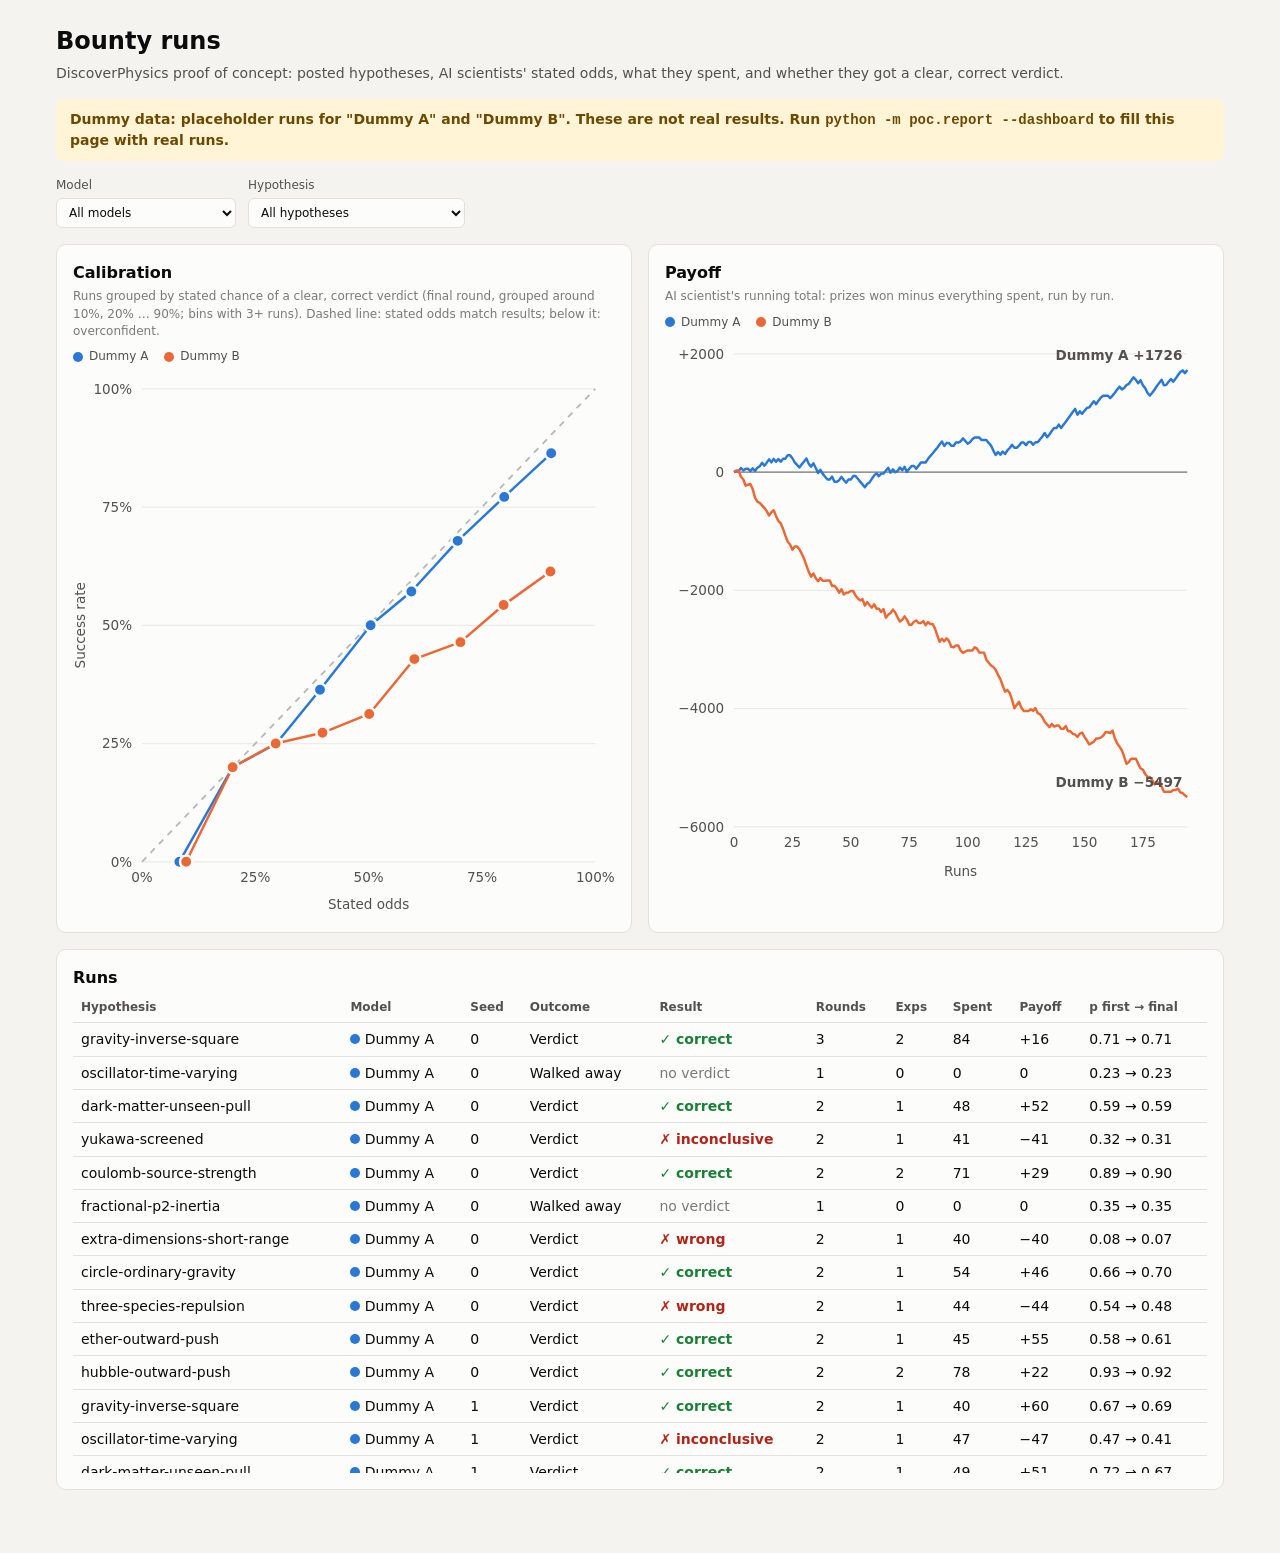
<file: poc/dashboard.html>
<!doctype html>
<html lang="en">
<head>
<meta charset="utf-8">
<meta name="viewport" content="width=device-width, initial-scale=1">
<title>Bounty Runs</title>
<style>
:root {
  color-scheme: light;
  --surface-0: #f4f3f0;
  --surface-1: #fcfcfb;
  --border: #e2e1dc;
  --grid: #ecebe7;
  --text-primary: #0b0b0b;
  --text-secondary: #52514e;
  --text-muted: #7a7974;
  --series-1: #2a78d6;
  --series-2: #eb6834;
  --diag: #b9b8b2;
  --good: #1a7f37;
  --bad: #b42318;
  --warn-bg: #fff4d6;
  --warn-text: #6b4a00;
  --row-hover: #f0efec;
  --row-active: #e4eefb;
}
@media (prefers-color-scheme: dark) {
  :root:not([data-theme="light"]) {
    color-scheme: dark;
    --surface-0: #121211;
    --surface-1: #1a1a19;
    --border: #2f2f2c;
    --grid: #262624;
    --text-primary: #ffffff;
    --text-secondary: #c3c2b7;
    --text-muted: #8f8e86;
    --series-1: #3987e5;
    --series-2: #d95926;
    --diag: #55554f;
    --good: #4ac26b;
    --bad: #f47067;
    --warn-bg: #3a2e0a;
    --warn-text: #f5d37a;
    --row-hover: #232321;
    --row-active: #1d2c40;
  }
}
:root[data-theme="dark"] {
  color-scheme: dark;
  --surface-0: #121211;
  --surface-1: #1a1a19;
  --border: #2f2f2c;
  --grid: #262624;
  --text-primary: #ffffff;
  --text-secondary: #c3c2b7;
  --text-muted: #8f8e86;
  --series-1: #3987e5;
  --series-2: #d95926;
  --diag: #55554f;
  --good: #4ac26b;
  --bad: #f47067;
  --warn-bg: #3a2e0a;
  --warn-text: #f5d37a;
  --row-hover: #232321;
  --row-active: #1d2c40;
}
* { box-sizing: border-box; }
body {
  margin: 0; background: var(--surface-0); color: var(--text-primary);
  font: 14px/1.45 system-ui, -apple-system, "Segoe UI", sans-serif;
}
main { max-width: 1200px; margin: 0 auto; padding: 24px 16px 48px; }
h1 { font-size: 24px; margin: 0 0 4px; }
h2 { font-size: 16px; margin: 0 0 4px; }
p.sub { margin: 0 0 16px; color: var(--text-secondary); }
.banner {
  background: var(--warn-bg); color: var(--warn-text); border-radius: 8px;
  padding: 10px 14px; margin-bottom: 16px; font-weight: 600;
}
.filters { display: flex; flex-wrap: wrap; gap: 12px; margin-bottom: 16px; align-items: end; }
.filters label { display: flex; flex-direction: column; gap: 4px; font-size: 12px; color: var(--text-secondary); }
select {
  font: inherit; color: var(--text-primary); background: var(--surface-1);
  border: 1px solid var(--border); border-radius: 6px; padding: 6px 8px; min-width: 180px; max-width: 100%;
}
.card { background: var(--surface-1); border: 1px solid var(--border); border-radius: 10px; padding: 16px; min-width: 0; }
.card .note { color: var(--text-muted); font-size: 12px; margin: 0 0 8px; }
.grid2 { display: grid; grid-template-columns: repeat(auto-fit, minmax(320px, 1fr)); gap: 16px; margin-bottom: 16px; }
.tile h3 { margin: 0 0 10px; font-size: 14px; display: flex; align-items: center; gap: 8px; }
.swatch { width: 10px; height: 10px; border-radius: 50%; display: inline-block; flex: none; }
.kpis { display: grid; grid-template-columns: repeat(3, 1fr); gap: 8px 12px; }
.kpi .v { font-size: 20px; font-weight: 650; font-variant-numeric: tabular-nums; }
.kpi .l { font-size: 12px; color: var(--text-secondary); }
.legend { display: flex; gap: 16px; flex-wrap: wrap; font-size: 12px; color: var(--text-secondary); margin: 4px 0 8px; }
.legend span { display: inline-flex; align-items: center; gap: 6px; }
svg { display: block; width: 100%; height: auto; overflow: visible; }
svg text { fill: var(--text-secondary); font-size: 11px; }
.axis line, .axis path { stroke: var(--border); }
.gridline { stroke: var(--grid); }
.table-wrap { overflow-x: auto; }
table { width: 100%; border-collapse: collapse; font-variant-numeric: tabular-nums; }
th, td { text-align: left; padding: 6px 8px; border-bottom: 1px solid var(--border); white-space: nowrap; }
th { font-size: 12px; color: var(--text-secondary); font-weight: 600; }
td.wrap { white-space: normal; min-width: 260px; }
tbody.runs tr:hover { background: var(--row-hover); }
tbody.runs tr.active { background: var(--row-active); }
.ok { color: var(--good); font-weight: 600; }
.no { color: var(--bad); font-weight: 600; }
.muted { color: var(--text-muted); }
#tip {
  position: fixed; pointer-events: none; background: var(--surface-1); color: var(--text-primary);
  border: 1px solid var(--border); border-radius: 6px; padding: 6px 8px; font-size: 12px;
  box-shadow: 0 4px 14px rgba(0,0,0,.15); display: none; z-index: 10; max-width: 280px;
}
details summary { cursor: pointer; color: var(--text-secondary); font-size: 12px; margin-top: 8px; }
.section { margin-bottom: 16px; }
</style>
</head>
<body>
<main>
  <h1>Bounty runs</h1>
  <p class="sub">DiscoverPhysics proof of concept: posted hypotheses, AI scientists' stated odds, what they spent, and whether they got a clear, correct verdict.</p>
  <div id="banner" class="banner" hidden>Dummy data: placeholder runs for "Dummy A" and "Dummy B". These are not real results. Run <code>python -m poc.report --dashboard</code> to fill this page with real runs.</div>

  <div class="filters">
    <label>Model <select id="f-model"></select></label>
    <label>Hypothesis <select id="f-hyp"></select></label>
  </div>

  <div class="grid2">
    <div class="card">
      <h2>Calibration</h2>
      <p class="note">Runs grouped by stated chance of a clear, correct verdict (final round, grouped around 10%, 20% … 90%; bins with 3+ runs). Dashed line: stated odds match results; below it: overconfident.</p>
      <div class="legend" id="legend-cal"></div>
      <div id="chart-cal"></div>
    </div>
    <div class="card">
      <h2>Payoff</h2>
    <p class="note">AI scientist's running total: prizes won minus everything spent, run by run.</p>
    <div class="legend" id="legend-pay"></div>
    <div id="chart-pay"></div>
    </div>
  </div>

  <div class="card section">
    <h2>Runs</h2>
    <div class="table-wrap" style="max-height:480px;overflow-y:auto">
      <table>
        <thead><tr><th>Hypothesis</th><th>Model</th><th>Seed</th><th>Outcome</th><th>Result</th><th>Rounds</th><th>Exps</th><th>Spent</th><th>Payoff</th><th>p first → final</th></tr></thead>
        <tbody class="runs" id="runs"></tbody>
      </table>
    </div>
  </div>


</main>
<div id="tip"></div>

<!-- poc.report --dashboard replaces the null below with real runs. -->
<script id="runs-data" type="application/json">null</script>
<script>
"use strict";
const SVGNS = "http://www.w3.org/2000/svg";
const OUTCOME = { verdict: "Verdict", walked_away: "Walked away", withdrawn: "Withdrew", out_of_rounds: "Out of rounds" };

// ---------------------------------------------------------------- dummy data
function dummyData() {
  // Placeholder runs shaped like the mock on slide 11: both models below the diagonal, Dummy B
  // further below. Prices follow config.yaml: round fee 10, experiment 10 + 1/measurement +
  // 1/time unit + 1/particle + 1/custom property, prize 100.
  let s = 11;
  const rnd = () => (s = (s * 1664525 + 1013904223) % 4294967296) / 4294967296;
  const clamp = (x, a, b) => Math.min(b, Math.max(a, x));
  const pick = xs => xs[Math.floor(rnd() * xs.length)];
  const hyps = [
    ["gravity-inverse-square", "In this simulated world, gravity between particles falls off as 1/r², as in Newtonian physics.", 1],
    ["oscillator-time-varying", "In this simulated world, the strength of gravity between particles changes over time.", 1],
    ["dark-matter-unseen-pull", "In this simulated world, unseen particles exert a gravitational pull on the visible particles.", 5],
    ["yukawa-screened", "Beyond a few units of distance the pull on the probe weakens much faster than any 1/r law.", 1],
    ["coulomb-source-strength", "The force on the probe grows with the source particle's property p1.", 1],
    ["fractional-p2-inertia", "The probe's acceleration is inversely proportional to its own property p2.", 1],
    ["extra-dimensions-short-range", "At distances well below 0.5 the force falls off faster than at long range.", 1],
    ["circle-ordinary-gravity", "The ring particles interact through the same 1/r force as ordinary 2D gravity.", 11],
    ["three-species-repulsion", "Some of the particles repel the probes.", 5],
    ["ether-outward-push", "Particles are pushed outward in proportion to their distance from the centre.", 5],
    ["hubble-outward-push", "Particles are pushed outward in proportion to their distance from the centre.", 5],
  ].map(([id, hypothesis, particles]) => ({ id, hypothesis, prize: 100, particles }));
  const models = [
    { name: "Dummy A", rate: p => 0.95 * p, extraExp: 0.1 },                   // slightly overconfident, lean
    { name: "Dummy B", rate: p => 0.06 + 0.56 * (p - 0.1) / 0.8, extraExp: 0.4 }, // overconfident, buys more
  ];
  const expPrice = h => 10 + pick([4, 5, 6, 8]) + pick([5, 8, 10]) + h.particles + pick([0, 0, 1]);
  const runs = [];
  for (const m of models) {
    const cells = [];
    // Final stated odds in 9 bins (10%..90%); more runs at higher odds, as agents that finish are
    // mostly confident. Within a bin, exactly round(n × rate) runs are correct.
    for (let k = 1; k <= 9; k++) {
      const n = Math.round(3 + k * k / 2), center = k / 10, wins = Math.round(n * m.rate(center));
      for (let i = 0; i < n; i++) cells.push({ finalP: clamp(center + (rnd() - 0.5) * 0.06, 0.03, 0.97), passed: i < wins });
    }
    for (let i = 0; i < 22; i++) cells.push({ walk: true, finalP: clamp(0.15 + rnd() * 0.3, 0.03, 0.97) });
    cells.sort(() => rnd() - 0.5);
    cells.forEach((c, idx) => {
      const h = hyps[idx % hyps.length], seed = Math.floor(idx / hyps.length);
      const rounds = [];
      let spent = 0;
      if (c.walk) {
        rounds.push({ round: 1, action: "walk_away", p_success: +c.finalP.toFixed(2), experiments: 0, charged: 0, spent_so_far: 0,
          assessment: "Placeholder: my chance is below break-even for this prize." });
      } else {
        const bidP = clamp(c.finalP + (rnd() - 0.4) * 0.2, 0.05, 0.95);
        const expRounds = 1 + (rnd() < m.extraExp ? 1 : 0);
        for (let r = 1; r <= expRounds + 1; r++) {
          const verdictRound = r === expRounds + 1;
          const exps = verdictRound ? 0 : (rnd() < m.extraExp ? 2 : 1);
          let cost = 10;
          for (let e = 0; e < exps; e++) cost += expPrice(h);
          spent += cost;
          const p = bidP + (c.finalP - bidP) * r / (expRounds + 1);
          rounds.push({ round: r, action: verdictRound ? "verdict" : "experiment", p_success: +p.toFixed(2), experiments: exps,
            charged: cost, spent_so_far: spent,
            assessment: verdictRound ? "Placeholder: the experiments above settle it." : "Placeholder: what this experiment showed." });
        }
      }
      const passed = !!c.passed;
      runs.push({ hypothesis_id: h.id, model: m.name, seed, outcome: c.walk ? "walked_away" : "verdict",
        verdict_result: c.walk ? null : passed ? "correct" : (rnd() < 0.4 ? "inconclusive" : "wrong"), passed,
        rounds: rounds.length, experiments: rounds.reduce((a, r) => a + r.experiments, 0), spent,
        prize: h.prize, prize_paid: passed ? h.prize : 0, first_p: rounds[0].p_success,
        final_p: rounds[rounds.length - 1].p_success, round_log: rounds });
    });
  }
  return { dummy: true, hypotheses: hyps.map(({ id, hypothesis, prize }) => ({ id, hypothesis, prize })), runs };
}

// ---------------------------------------------------------------- helpers
const css = name => getComputedStyle(document.documentElement).getPropertyValue(name).trim();
const el = (tag, attrs = {}, parent) => {
  const n = document.createElementNS(SVGNS, tag);
  for (const [k, v] of Object.entries(attrs)) n.setAttribute(k, v);
  if (parent) parent.appendChild(n);
  return n;
};
const fmt = (x, d = 0) => x == null || Number.isNaN(x) ? "–" : Number(x).toFixed(d);
const mean = xs => { const v = xs.filter(x => x != null); return v.length ? v.reduce((a, b) => a + b, 0) / v.length : null; };
const esc = s => String(s ?? "").replace(/[&<>"]/g, c => ({ "&": "&amp;", "<": "&lt;", ">": "&gt;", '"': "&quot;" }[c]));
const tip = document.getElementById("tip");
function showTip(e, html) {
  tip.innerHTML = html; tip.style.display = "block";
  const x = Math.min(e.clientX + 12, innerWidth - tip.offsetWidth - 8);
  const y = Math.min(e.clientY + 12, innerHeight - tip.offsetHeight - 8);
  tip.style.left = x + "px"; tip.style.top = y + "px";
}
const hideTip = () => { tip.style.display = "none"; };

// ---------------------------------------------------------------- data
let DATA;
try { DATA = JSON.parse(document.getElementById("runs-data").textContent); } catch { DATA = null; }
if (!DATA) DATA = dummyData();
document.getElementById("banner").hidden = !DATA.dummy;
const MODELS = [...new Set(DATA.runs.map(r => r.model))];
const color = m => css(`--series-${(MODELS.indexOf(m) % 2) + 1}`); // fixed order by first appearance
const HYP = Object.fromEntries(DATA.hypotheses.map(h => [h.id, h]));

const fModel = document.getElementById("f-model");
const fHyp = document.getElementById("f-hyp");
fModel.innerHTML = `<option value="">All models</option>` + MODELS.map(m => `<option>${esc(m)}</option>`).join("");
fHyp.innerHTML = `<option value="">All hypotheses</option>` + DATA.hypotheses.map(h => `<option value="${esc(h.id)}">${esc(h.id)}</option>`).join("");
fModel.onchange = fHyp.onchange = render;

const filtered = () => DATA.runs.filter(r => (!fModel.value || r.model === fModel.value) && (!fHyp.value || r.hypothesis_id === fHyp.value));
const visibleModels = runs => MODELS.filter(m => runs.some(r => r.model === m));

function legend(id, models) {
  document.getElementById(id).innerHTML = models.map(m => `<span><i class="swatch" style="background:${color(m)}"></i>${esc(m)}</span>`).join("");
}


const BINS = [0.05, 0.15, 0.25, 0.35, 0.45, 0.55, 0.65, 0.75, 0.85, 1.0001];
function calBins(runs) {
  const v = runs.filter(r => r.outcome === "verdict" && r.final_p != null);
  return BINS.slice(0, -1).map((lo, i) => {
    const inside = v.filter(r => r.final_p >= lo && r.final_p < BINS[i + 1]);
    return { lo, hi: Math.min(BINS[i + 1], 1), n: inside.length, p: mean(inside.map(r => r.final_p)), rate: mean(inside.map(r => r.passed ? 1 : 0)) };
  });
}
function calibration(runs) {
  const host = document.getElementById("chart-cal"); host.innerHTML = "";
  const W = 440, H = 440, m = { l: 56, r: 16, t: 12, b: 44 };
  const x = v => m.l + v * (W - m.l - m.r), y = v => H - m.b - v * (H - m.t - m.b);
  const svg = el("svg", { viewBox: `0 0 ${W} ${H}`, role: "img", "aria-label": "Calibration chart" }, host);
  for (const t of [0, 0.25, 0.5, 0.75, 1]) {
    el("line", { x1: x(0), x2: x(1), y1: y(t), y2: y(t), class: "gridline" }, svg);
    el("text", { x: m.l - 8, y: y(t) + 4, "text-anchor": "end" }, svg).textContent = `${t * 100}%`;
    el("text", { x: x(t), y: H - m.b + 16, "text-anchor": "middle" }, svg).textContent = `${t * 100}%`;
  }
  el("text", { x: (m.l + W - m.r) / 2, y: H - 6, "text-anchor": "middle" }, svg).textContent = "Stated odds";
  const yl = el("text", { x: 10, y: (m.t + H - m.b) / 2, "text-anchor": "middle", transform: `rotate(-90 10 ${(m.t + H - m.b) / 2})` }, svg);
  yl.textContent = "Success rate";
  el("line", { x1: x(0), y1: y(0), x2: x(1), y2: y(1), stroke: css("--diag"), "stroke-width": 1.5, "stroke-dasharray": "5 5" }, svg);
  const surface = css("--surface-1");
  for (const mod of visibleModels(runs)) {
    const pts = calBins(runs.filter(r => r.model === mod)).filter(b => b.n >= 3);
    if (pts.length > 1) el("polyline", { points: pts.map(b => `${x(b.p)},${y(b.rate)}`).join(" "), fill: "none", stroke: color(mod), "stroke-width": 2, "stroke-linejoin": "round" }, svg);
    for (const b of pts) {
      const r = 5;
      el("circle", { cx: x(b.p), cy: y(b.rate), r, fill: color(mod), stroke: surface, "stroke-width": 2 }, svg);
      const hit = el("circle", { cx: x(b.p), cy: y(b.rate), r: r + 8, fill: "transparent" }, svg);
      hit.addEventListener("mousemove", e => showTip(e, `<b>${esc(mod)}</b><br>Stated ${fmt(b.lo * 100)}–${fmt(b.hi * 100)}%: mean ${fmt(b.p * 100)}%<br>Success rate ${fmt(b.rate * 100)}% (${b.n} runs)`));
      hit.addEventListener("mouseleave", hideTip);
    }
  }
  legend("legend-cal", visibleModels(runs));
}


const signed = v => (v > 0 ? "+" : v < 0 ? "−" : "") + fmt(Math.abs(v));

function payoff(runs) {
  const host = document.getElementById("chart-pay"); host.innerHTML = "";
  const mods = visibleModels(runs);
  const series = mods.map(mod => {
    let acc = 0;
    return { mod, pts: runs.filter(r => r.model === mod).map(r => ({ r, v: (acc += r.prize_paid - r.spent) })) };
  });
  const n = Math.max(2, ...series.map(s => s.pts.length));
  const vals = series.flatMap(s => s.pts.map(p => p.v)).concat(0);
  const raw = (Math.max(...vals) - Math.min(...vals)) / 4 || 10;
  const mag = 10 ** Math.floor(Math.log10(raw)), step = [1, 2, 5, 10].map(f => f * mag).find(v => v >= raw);
  const y0 = Math.floor(Math.min(...vals) / step) * step, y1 = Math.ceil(Math.max(...vals) / step) * step;
  const W = 440, H = 440, m = { l: 56, r: 16, t: 12, b: 44 };
  const x = i => m.l + (i / n) * (W - m.l - m.r), y = v => H - m.b - ((v - y0) / (y1 - y0)) * (H - m.t - m.b);
  const svg = el("svg", { viewBox: `0 0 ${W} ${H}`, role: "img", "aria-label": "Cumulative payoff" }, host);
  for (let t = y0; t <= y1 + 1e-9; t += step) {
    el("line", { x1: m.l, x2: W - m.r, y1: y(t), y2: y(t), class: "gridline" }, svg);
    el("text", { x: m.l - 8, y: y(t) + 4, "text-anchor": "end" }, svg).textContent = signed(Math.round(t));
  }
  el("line", { x1: m.l, x2: W - m.r, y1: y(0), y2: y(0), stroke: css("--text-muted") }, svg);
  for (let k = 0; k <= n; k += Math.max(1, Math.ceil(n / 8))) el("text", { x: x(k), y: H - m.b + 16, "text-anchor": "middle" }, svg).textContent = k;
  el("text", { x: (m.l + W - m.r) / 2, y: H - 4, "text-anchor": "middle" }, svg).textContent = "Runs";
  for (const s of series) {
    el("polyline", { points: [`${x(0)},${y(0)}`, ...s.pts.map((p, i) => `${x(i + 1)},${y(p.v)}`)].join(" "), fill: "none", stroke: color(s.mod), "stroke-width": 2, "stroke-linejoin": "round" }, svg);
    const last = s.pts[s.pts.length - 1];
    if (last) el("text", { x: x(s.pts.length) - 4, y: y(last.v) - 8, "text-anchor": "end", style: "font-weight:600" }, svg).textContent = `${s.mod} ${signed(Math.round(last.v))}`;
  }
  const cross = el("line", { y1: m.t, y2: H - m.b, stroke: css("--diag"), visibility: "hidden" }, svg);
  const overlay = el("rect", { x: m.l, y: m.t, width: W - m.l - m.r, height: H - m.t - m.b, fill: "transparent" }, svg);
  overlay.addEventListener("mousemove", e => {
    const box = svg.getBoundingClientRect();
    const k = Math.max(1, Math.min(n, Math.round((((e.clientX - box.left) * (W / box.width)) - m.l) / (W - m.l - m.r) * n)));
    cross.setAttribute("x1", x(k)); cross.setAttribute("x2", x(k)); cross.setAttribute("visibility", "visible");
    showTip(e, `<b>After run ${k}</b><br>` + series.filter(s => s.pts[k - 1]).map(s => {
      const p = s.pts[k - 1];
      return `${esc(s.mod)}: ${signed(Math.round(p.v))} (this run ${signed(p.r.prize_paid - p.r.spent)}, ${esc(p.r.hypothesis_id)})`;
    }).join("<br>"));
  });
  overlay.addEventListener("mouseleave", () => { cross.setAttribute("visibility", "hidden"); hideTip(); });
  document.getElementById("legend-pay").innerHTML = mods.map(mod => `<span><i class="swatch" style="background:${color(mod)}"></i>${esc(mod)}</span>`).join("");
}

function resultCell(r) {
  if (r.passed) return `<span class="ok">✓ correct</span>`;
  if (r.outcome === "verdict") return `<span class="no">✗ ${esc(r.verdict_result || "no clear result")}</span>`;
  return `<span class="muted">no verdict</span>`;
}
function runsTable(runs) {
  const tb = document.getElementById("runs");
  tb.innerHTML = runs.map((r, i) => `<tr data-i="${DATA.runs.indexOf(r)}" >
    <td>${esc(r.hypothesis_id)}</td><td><i class="swatch" style="background:${color(r.model)}"></i> ${esc(r.model)}</td><td>${r.seed}</td>
    <td>${OUTCOME[r.outcome] || esc(r.outcome)}</td><td>${resultCell(r)}</td><td>${r.rounds}</td><td>${r.experiments}</td>
    <td>${fmt(r.spent)}</td><td>${signed(r.prize_paid - r.spent)}</td><td>${fmt(r.first_p, 2)} → ${fmt(r.final_p, 2)}</td></tr>`).join("");
}

function render() {
  const runs = filtered();
  calibration(runs); payoff(runs); runsTable(runs);
}
render();
matchMedia("(prefers-color-scheme: dark)").addEventListener("change", render);
</script>
</body>
</html>
</file>
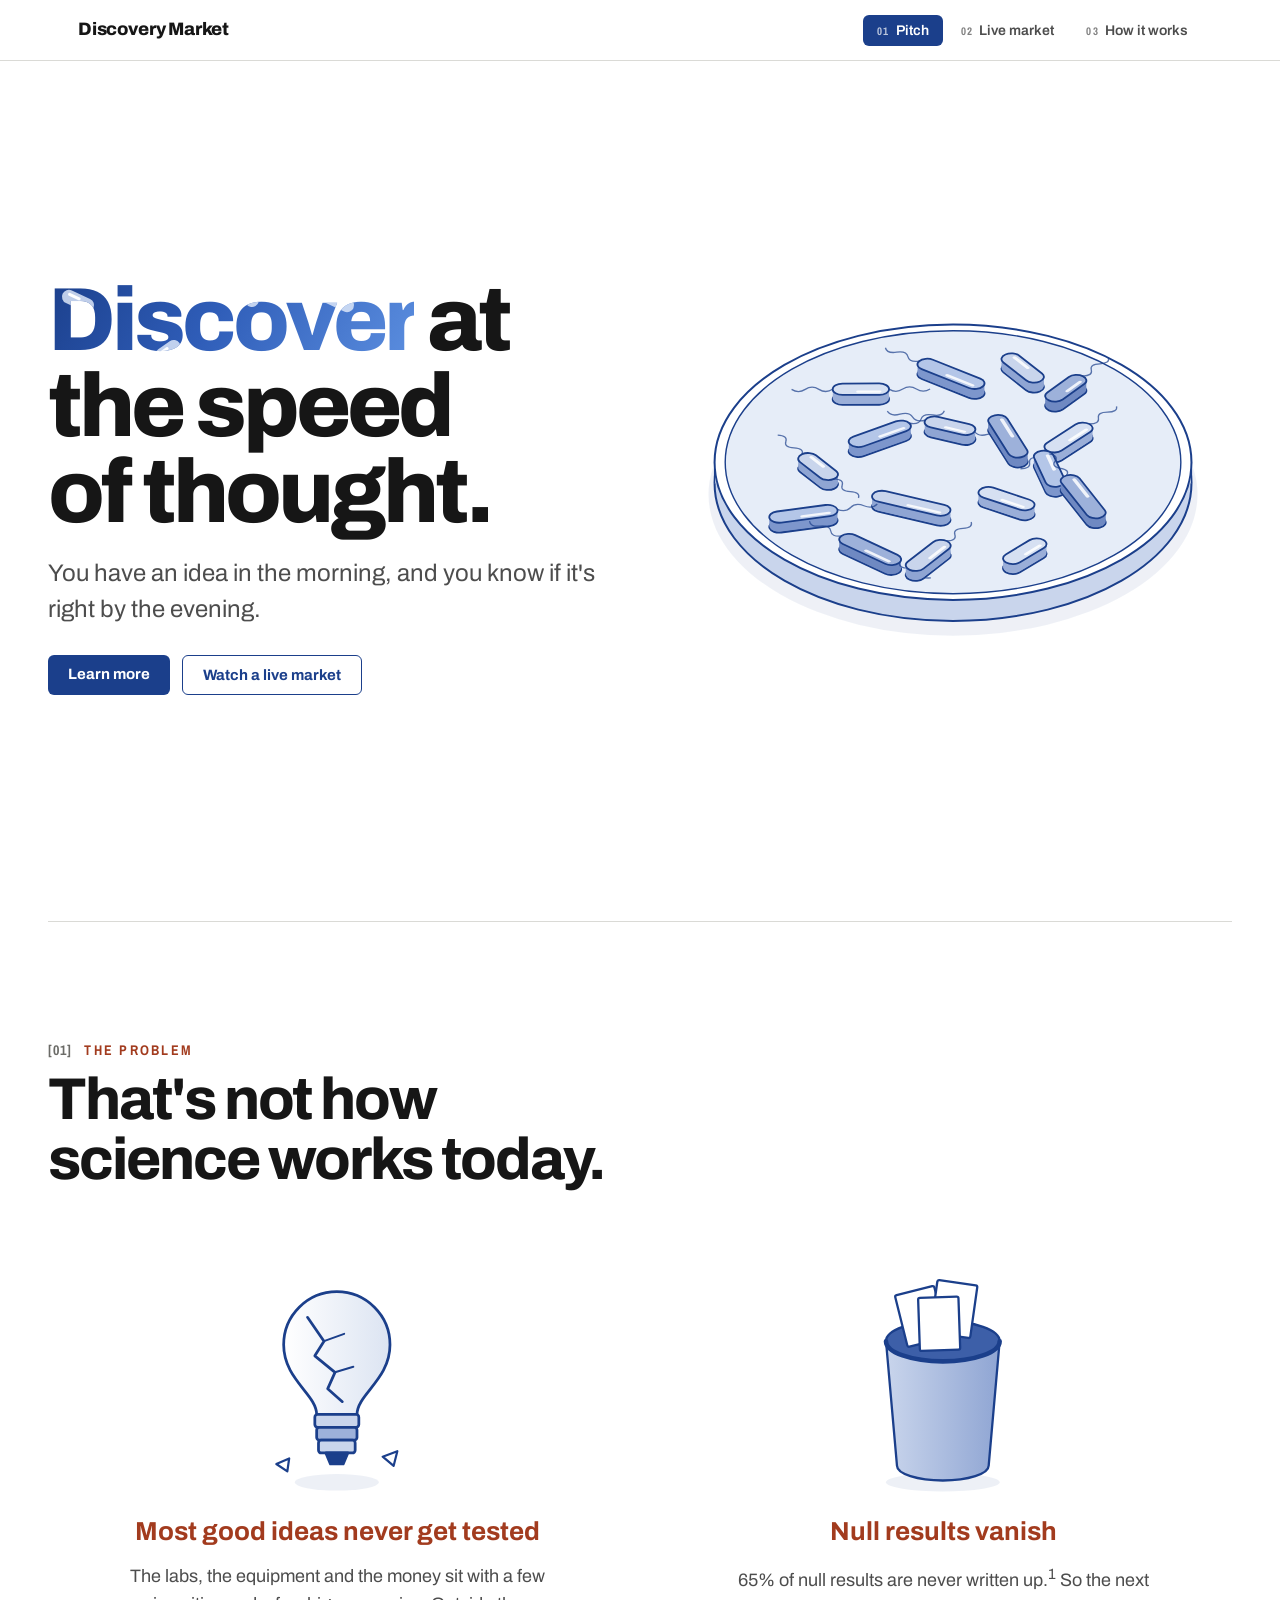
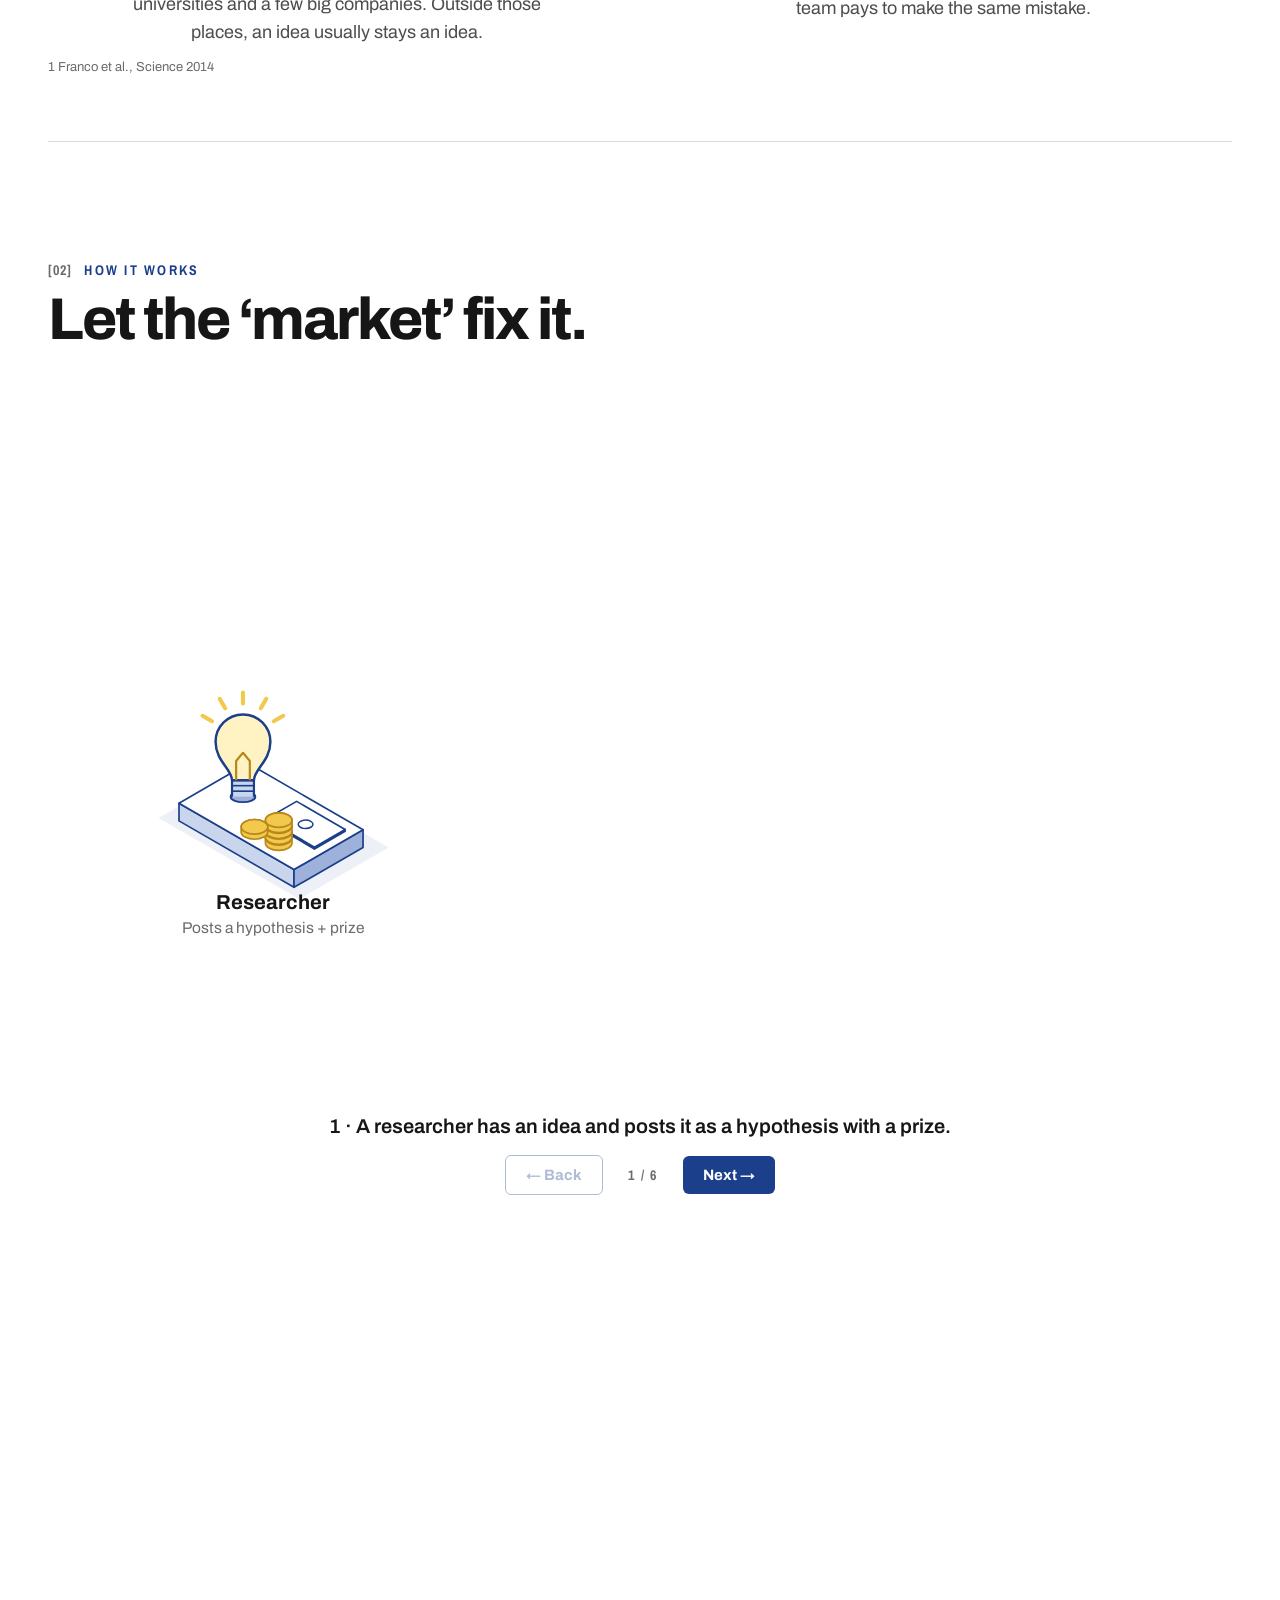
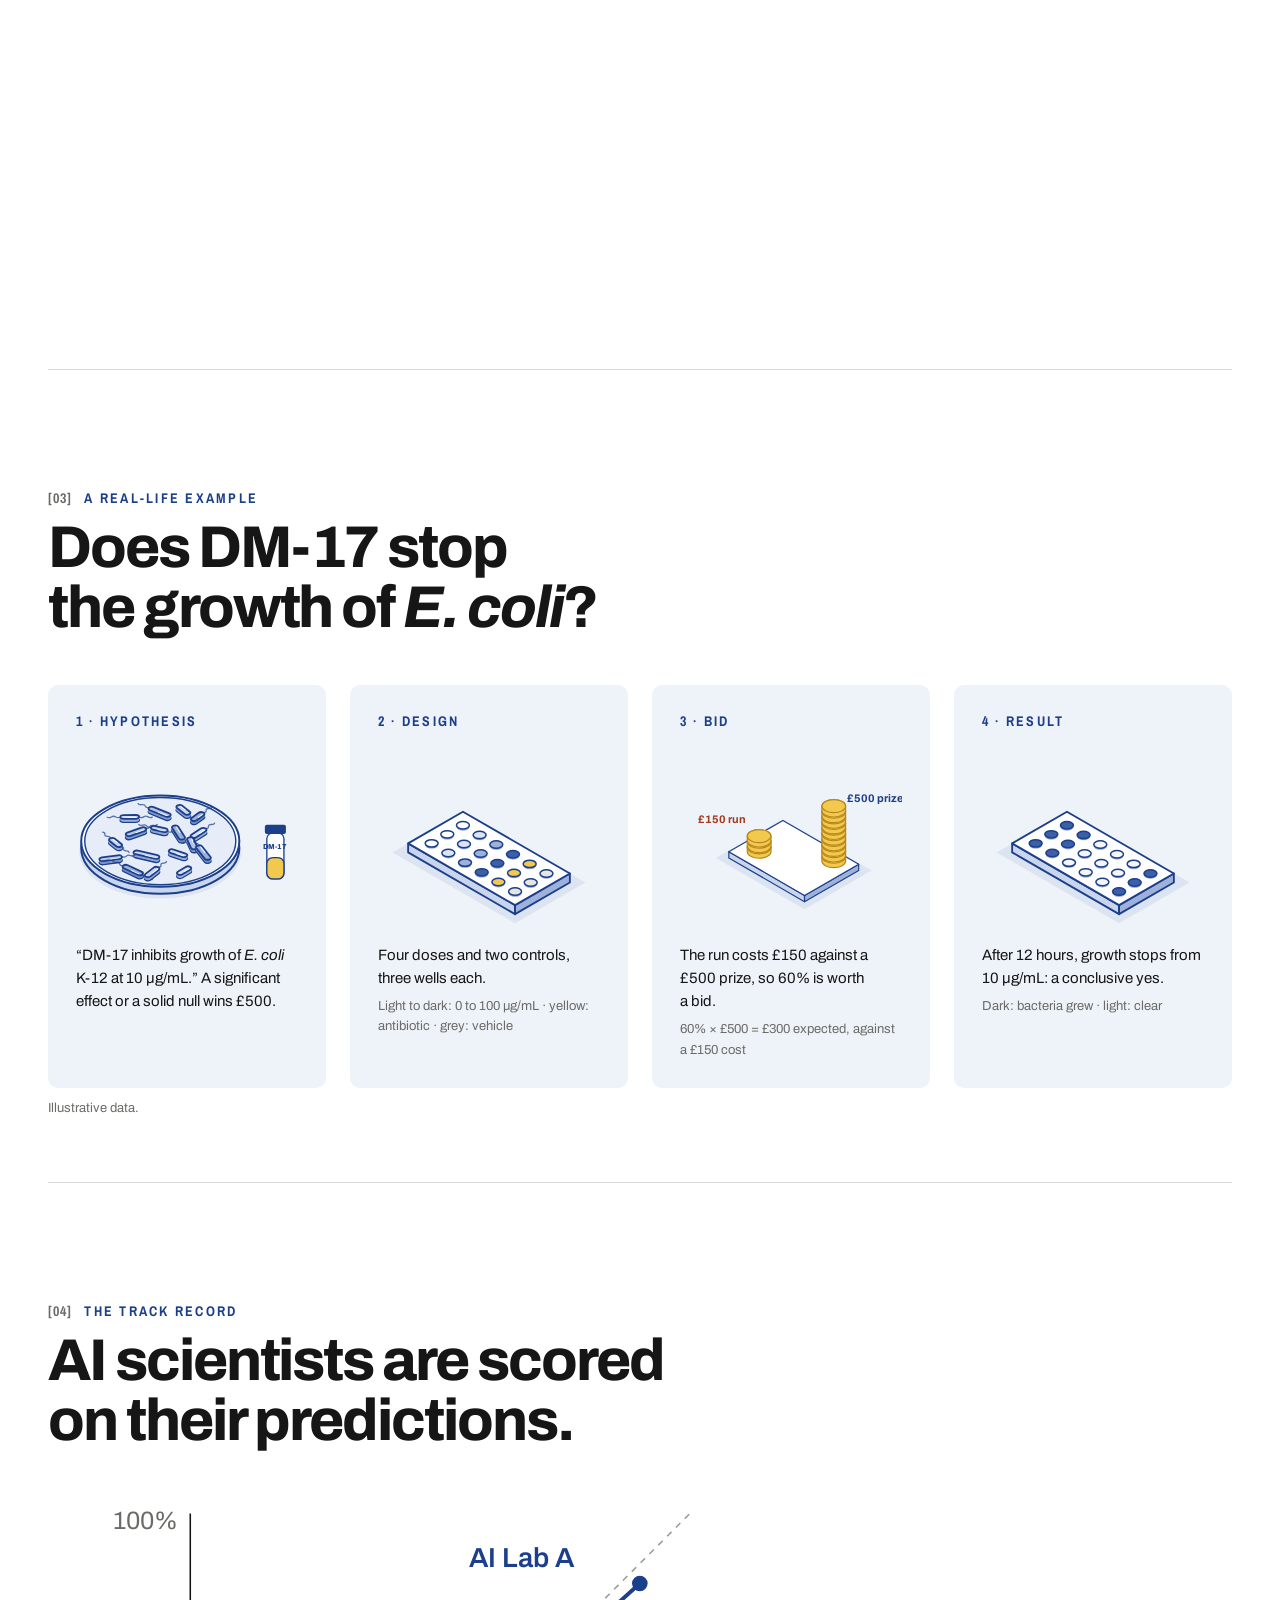
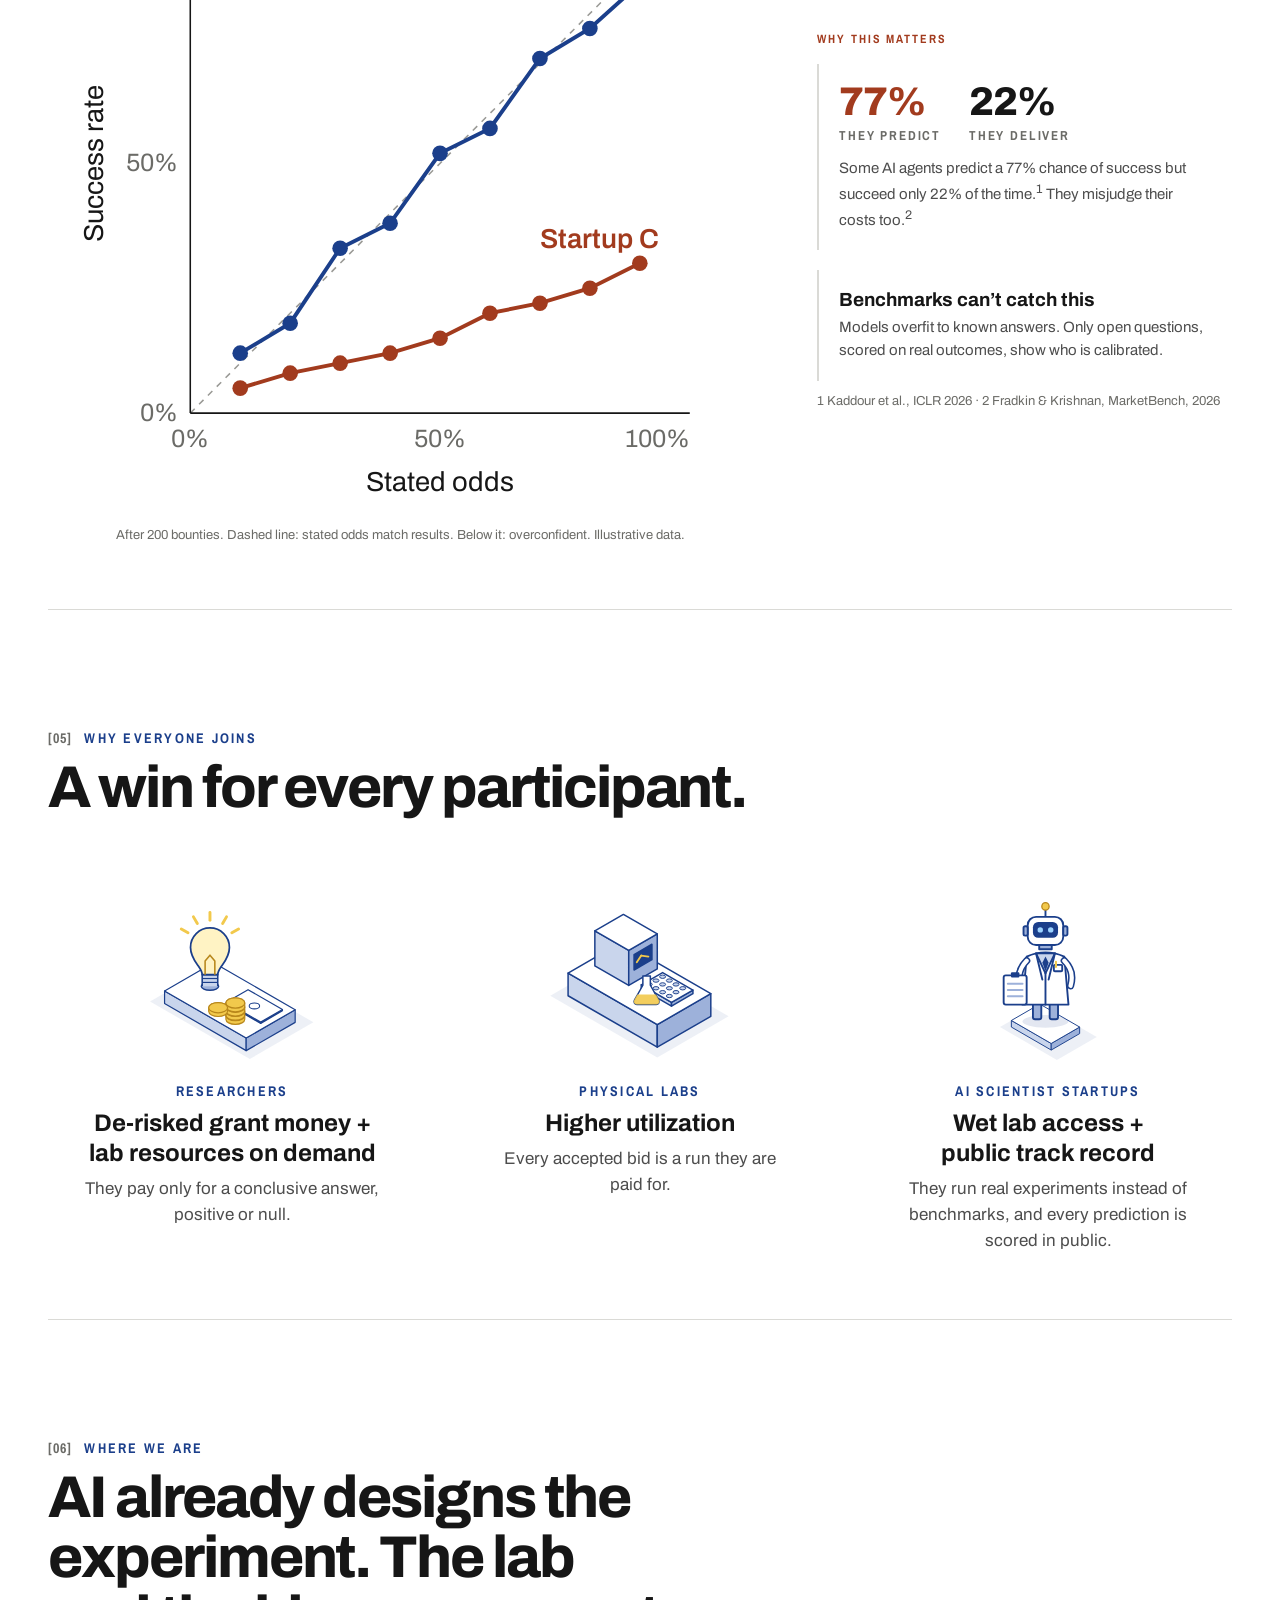
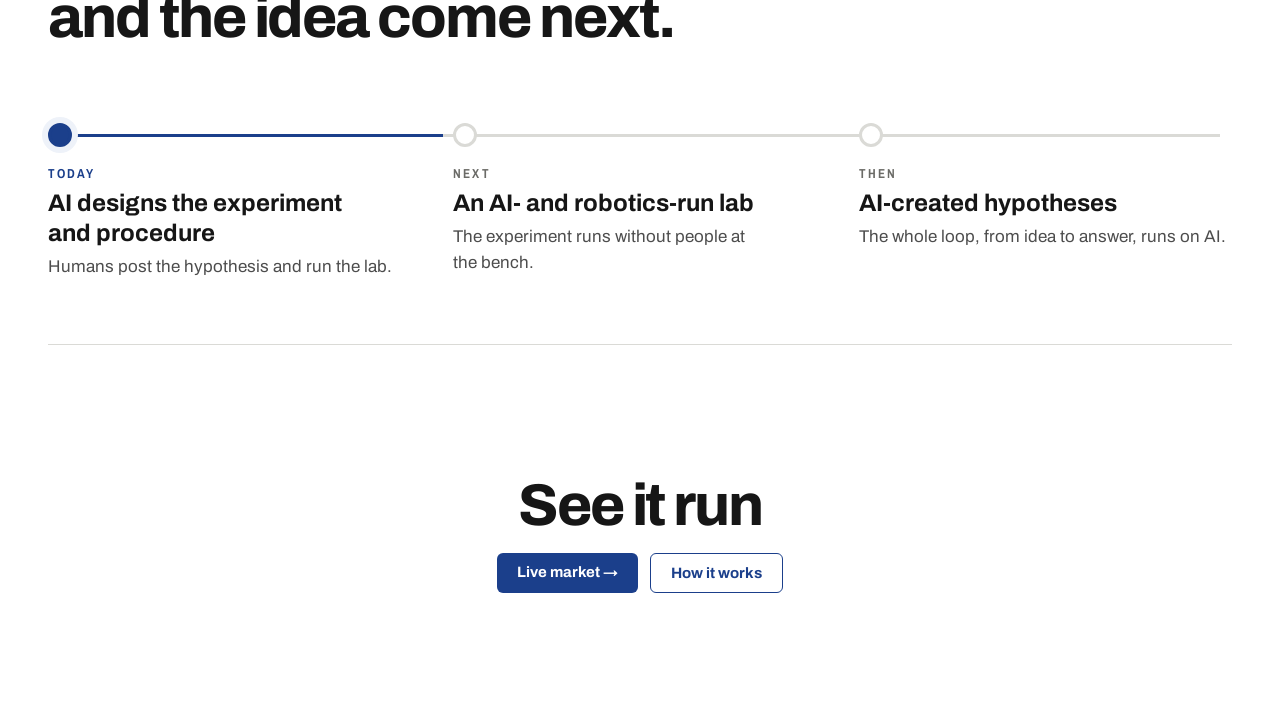
<file: web/pitch.html>
<!doctype html>
<html lang="en">
<head>
<meta charset="utf-8">
<meta name="viewport" content="width=device-width, initial-scale=1">
<title>Pitch · Discovery Market</title>
<link rel="stylesheet" href="/web/style.css">
<style>
  .hero { display: grid; grid-template-columns: 1.05fr 1fr; gap: 40px; align-items: center; padding-top: 64px; }
  .hero-art { width: 100%; height: auto; }
  .hero .cta { display: flex; gap: 12px; margin-top: 28px; flex-wrap: wrap; }
  .hero .cta a { text-decoration: none; }
  .section-head { margin-bottom: 28px; }
  .card h3 { margin-bottom: 8px; }
  .card p { font-size: 16px; }
  .role .art { height: 150px; display: flex; align-items: flex-end; justify-content: center; margin: -6px 0 14px; }
  .role .art svg { height: 140px; width: auto; max-width: 100%; }
  .role .label { margin-bottom: 12px; }
  .role .k { font: 700 12px var(--narrow); letter-spacing: 0.14em; text-transform: uppercase; color: var(--muted); margin: 14px 0 6px; padding-top: 12px; border-top: 1px solid rgba(27,63,139,0.15); }
  .role .k.navy { color: var(--navy); } .role .k.rust { color: var(--rust); }
  .role ul { list-style: none; display: flex; flex-direction: column; gap: 4px; }
  .role li { position: relative; padding-left: 16px; font-weight: 600; font-size: 16px; }
  .role li::before { content: ""; position: absolute; left: 0; top: 0.55em; width: 7px; height: 7px; border-radius: 50%; background: var(--navy); }
  .role .gets { font-weight: 600; color: var(--ink); }
  .flow { position: relative; }
  .step { display: flex; flex-direction: column; gap: 12px; }
  .step .vis { background: #fff; border-radius: 4px; padding: 12px; height: 190px; display: flex; align-items: center; justify-content: center; }
  .step .iso-vis { background: transparent; padding: 0; }
  .step .key { display: block; margin-top: 6px; font-size: 13px; color: var(--muted); }
  .step .vis svg { width: 100%; height: 100%; }
  .step .quote { font-size: 19px; font-weight: 600; line-height: 1.35; color: var(--ink); }
  .step .capt { font-size: 15px; color: var(--ink); }
  .calib { max-width: 480px; margin: 0 auto; }
  .calib svg { width: 100%; height: auto; }
  .q { min-height: 130px; display: flex; align-items: center; }
  .q h3 { font-size: 21px; margin: 0; }
  .q.more h3 { color: var(--muted); }
  .end { text-align: center; padding-bottom: 24px; }
  .end h2 { margin-left: auto; margin-right: auto; }
  .end .cta { display: flex; gap: 12px; justify-content: center; margin-top: 18px; }
  .end .cta a { text-decoration: none; }
  /* Aptura-style: airy, numbered, minimal */
  main { max-width: 1240px; }
  section { padding: 120px 0 24px; }
  section + section { margin-top: 40px; }
  .hero { min-height: min(calc(100vh - 60px), 820px); padding-top: 40px; }
  .hero h1 { font-size: clamp(48px, 7vw, 96px); letter-spacing: -0.045em; line-height: 0.96; }
  .hero .lead { font-size: 24px; max-width: 560px; }
  h2 { font-size: clamp(32px, 4.6vw, 60px); letter-spacing: -0.035em; line-height: 1.02; max-width: 900px; }
  .label { font-size: 14px; }
  .label .num { color: var(--muted); margin-right: 12px; letter-spacing: 0.08em; }
  .section-head { margin-bottom: 48px; }
  .card { border-radius: 10px; border-top-width: 0; padding: 28px; }
  .card.rust { background: #fff; border: 1px solid var(--line); border-top: 4px solid var(--rust); border-radius: 10px; }
  .card.rust h3 { font-size: 24px; } .card.rust p { font-size: 18px; }
  .grid3, .grid4 { gap: 24px; }
  .scroll-scene { height: 340vh; position: relative; margin: 8px 0 48px; }
  .scene-sticky { position: sticky; top: 76px; height: calc(100vh - 92px); display: flex; flex-direction: column; justify-content: center; align-items: center; }
  .scene { width: 100%; max-width: 1100px; max-height: calc(100vh - 170px); }
  .scene text { font-family: var(--sans); }
  .scene .s { opacity: 0; transform: translateY(18px); transition: opacity .6s ease, transform .6s ease; }
  .scene .s.on { opacity: 1; transform: none; }
  .scene-cap { font-size: 20px; font-weight: 600; color: var(--ink); text-align: center; min-height: 32px; margin-top: 8px; }
  .scene-nav { display: flex; align-items: center; gap: 16px; margin-top: 12px; }
  .scene-nav span { font: 700 14px var(--narrow); letter-spacing: 0.12em; color: var(--muted); min-width: 48px; text-align: center; }
  .scene-nav button:disabled { opacity: 0.35; cursor: default; }
  @media (prefers-reduced-motion: reduce) { .scene .s { opacity: 1; transform: none; transition: none; } .scroll-scene { height: auto; } .scene-sticky { position: static; height: auto; } }
  .wins { display: grid; grid-template-columns: repeat(3, 1fr); gap: 40px; }
  .win { text-align: center; }
  .win-art { height: 200px; display: flex; align-items: flex-end; justify-content: center; margin-bottom: 18px; }
  .win-art svg { height: 190px; width: auto; max-width: 100%; }
  .win .label { margin-bottom: 8px; }
  .win h3 { font-size: 24px; margin-bottom: 8px; }
  .win p { color: var(--body); font-size: 17px; max-width: 320px; margin: 0 auto; }
  .need { margin-top: 72px; padding-top: 40px; border-top: 1px solid var(--line); }
  .need-grid { display: grid; grid-template-columns: 1.3fr 1fr; gap: 24px; margin-top: 18px; }
  .stat { background: var(--rust-soft); border-radius: 10px; padding: 28px 32px; }
  .stat .nums { display: flex; gap: 48px; margin-bottom: 14px; }
  .stat .nums b { display: block; font: 800 64px/1 var(--sans); letter-spacing: -0.03em; }
  .stat .nums span { font: 700 13px var(--narrow); letter-spacing: 0.14em; text-transform: uppercase; color: var(--muted); }
  .stat h3 { font-size: 24px; margin-bottom: 8px; }
  .stat p { font-size: 17px; color: var(--body); }
  @media (max-width: 860px) { .wins, .need-grid { grid-template-columns: 1fr; } }
  .calib polyline { transition: stroke-dashoffset 1.8s ease; }
  .calib circle { opacity: 0; transform: scale(0.4); transform-box: fill-box; transform-origin: center; transition: opacity .35s ease, transform .35s ease; }
  .calib.go circle { opacity: 1; transform: none; }
  @media (prefers-reduced-motion: reduce) { .calib circle { opacity: 1; transform: none; } }
  .track { display: grid; grid-template-columns: 1.7fr 1fr; gap: 64px; align-items: center; }
  .track .calib { max-width: 640px; }
  .need.side { margin-top: 0; padding-top: 0; border-top: 0; }
  .need.side .need-grid { grid-template-columns: 1fr; gap: 16px; }
  .need.side .stat { background: none; border-radius: 0; padding: 18px 0 18px 20px; border-left: 2px solid var(--line); }
  .need.side .stat + .stat { margin-top: 4px; }
  .need.side .stat .nums { gap: 28px; margin-bottom: 8px; }
  .need.side .stat .nums b { font-size: 40px; }
  .need.side .stat h3 { font-size: 19px; margin-bottom: 4px; }
  .need.side .stat p { font-size: 15px; }
  .need.side .label { font-size: 12px; }
  @media (max-width: 860px) { .track { grid-template-columns: 1fr; } }
  .road { display: grid; grid-template-columns: repeat(3, 1fr); gap: 32px; position: relative; padding-top: 28px; }
  .road::before { content: ""; position: absolute; left: 12px; right: 12px; top: 39px; height: 3px; background: linear-gradient(90deg, var(--navy) 0 33%, var(--line) 33% 100%); }
  .stage { position: relative; }
  .stage .dot { width: 24px; height: 24px; border-radius: 50%; background: #fff; border: 3px solid var(--line); margin-bottom: 18px; position: relative; z-index: 1; }
  .stage.now .dot { background: var(--navy); border-color: var(--navy); box-shadow: 0 0 0 6px var(--soft); }
  .stage .when { font: 700 13px var(--narrow); letter-spacing: 0.16em; text-transform: uppercase; color: var(--muted); margin-bottom: 6px; }
  .stage.now .when { color: var(--navy); }
  .stage h3 { font-size: 24px; margin-bottom: 6px; }
  .stage p { color: var(--body); font-size: 17px; }
  @media (max-width: 860px) { .road { grid-template-columns: 1fr; } .road::before { display: none; } }
  .prob { display: flex; flex-direction: column; align-items: center; text-align: center; gap: 10px; }
  .prob .prob-art { height: 260px; display: flex; align-items: flex-end; justify-content: center; margin-bottom: 8px; }
  .prob .prob-art svg { height: 220px; width: auto; max-width: 100%; }
  .prob h3 { font-size: 26px; color: var(--rust); }
  .prob p { font-size: 18px; color: var(--body); max-width: 440px; }
  .discover { background-image: url("data:image/svg+xml,%3Csvg%20xmlns%3D%22http%3A//www.w3.org/2000/svg%22%20width%3D%22260%22%20height%3D%22180%22%20viewBox%3D%220%200%20260%20180%22%3E%3Cg%20transform%3D%22translate%2830%2030%29%20rotate%2825%29%22%3E%3Crect%20x%3D%22-17.0%22%20y%3D%22-7%22%20width%3D%2234%22%20height%3D%2214%22%20rx%3D%227%22%20fill%3D%22%23DCE6F8%22%20fill-opacity%3D%220.85%22/%3E%3Crect%20x%3D%22-12.0%22%20y%3D%22-4%22%20width%3D%2213.6%22%20height%3D%223%22%20rx%3D%221.5%22%20fill%3D%22%23FFFFFF%22/%3E%3C/g%3E%3Cg%20transform%3D%22translate%28120%2080%29%20rotate%28-35%29%22%3E%3Crect%20x%3D%22-14.0%22%20y%3D%22-7%22%20width%3D%2228%22%20height%3D%2214%22%20rx%3D%227%22%20fill%3D%22%23DCE6F8%22%20fill-opacity%3D%220.85%22/%3E%3Crect%20x%3D%22-9.0%22%20y%3D%22-4%22%20width%3D%2211.2%22%20height%3D%223%22%20rx%3D%221.5%22%20fill%3D%22%23FFFFFF%22/%3E%3C/g%3E%3Cg%20transform%3D%22translate%28200%2022%29%20rotate%2860%29%22%3E%3Crect%20x%3D%22-15.0%22%20y%3D%22-7%22%20width%3D%2230%22%20height%3D%2214%22%20rx%3D%227%22%20fill%3D%22%23DCE6F8%22%20fill-opacity%3D%220.85%22/%3E%3Crect%20x%3D%22-10.0%22%20y%3D%22-4%22%20width%3D%2212.0%22%20height%3D%223%22%20rx%3D%221.5%22%20fill%3D%22%23FFFFFF%22/%3E%3C/g%3E%3Cg%20transform%3D%22translate%2870%20140%29%20rotate%2810%29%22%3E%3Crect%20x%3D%22-16.0%22%20y%3D%22-7%22%20width%3D%2232%22%20height%3D%2214%22%20rx%3D%227%22%20fill%3D%22%23DCE6F8%22%20fill-opacity%3D%220.85%22/%3E%3Crect%20x%3D%22-11.0%22%20y%3D%22-4%22%20width%3D%2212.8%22%20height%3D%223%22%20rx%3D%221.5%22%20fill%3D%22%23FFFFFF%22/%3E%3C/g%3E%3Cg%20transform%3D%22translate%28170%20150%29%20rotate%28-20%29%22%3E%3Crect%20x%3D%22-13.0%22%20y%3D%22-7%22%20width%3D%2226%22%20height%3D%2214%22%20rx%3D%227%22%20fill%3D%22%23DCE6F8%22%20fill-opacity%3D%220.85%22/%3E%3Crect%20x%3D%22-8.0%22%20y%3D%22-4%22%20width%3D%2210.4%22%20height%3D%223%22%20rx%3D%221.5%22%20fill%3D%22%23FFFFFF%22/%3E%3C/g%3E%3Cg%20transform%3D%22translate%28240%20100%29%20rotate%2845%29%22%3E%3Crect%20x%3D%22-15.0%22%20y%3D%22-7%22%20width%3D%2230%22%20height%3D%2214%22%20rx%3D%227%22%20fill%3D%22%23DCE6F8%22%20fill-opacity%3D%220.85%22/%3E%3Crect%20x%3D%22-10.0%22%20y%3D%22-4%22%20width%3D%2212.0%22%20height%3D%223%22%20rx%3D%221.5%22%20fill%3D%22%23FFFFFF%22/%3E%3C/g%3E%3Cg%20transform%3D%22translate%2820%2090%29%20rotate%28-60%29%22%3E%3Crect%20x%3D%22-11.0%22%20y%3D%22-7%22%20width%3D%2222%22%20height%3D%2214%22%20rx%3D%227%22%20fill%3D%22%23DCE6F8%22%20fill-opacity%3D%220.85%22/%3E%3Crect%20x%3D%22-6.0%22%20y%3D%22-4%22%20width%3D%228.8%22%20height%3D%223%22%20rx%3D%221.5%22%20fill%3D%22%23FFFFFF%22/%3E%3C/g%3E%3C/svg%3E"), linear-gradient(120deg, #1B3F8B 0%, #2F5DB8 45%, #5C8FE0 100%);
    background-size: 260px 180px, 100% 100%; background-repeat: repeat, no-repeat;
    -webkit-background-clip: text; background-clip: text; color: transparent; -webkit-text-fill-color: transparent;
    animation: discover-float 24s linear infinite; }
  @keyframes discover-float { from { background-position: 0 0, 0 0; } to { background-position: 260px -180px, 0 0; } }
  @media (prefers-reduced-motion: reduce) { .discover { animation: none; } }
  @media (max-width: 860px) { .hero { grid-template-columns: 1fr; } }
</style>
</head>
<body>
<div class="topbar"><div class="in">
  <a class="brand" href="/">Discovery Market</a>
  <nav class="tabs">
    <a class="on" href="/"><span>01</span>Pitch</a>
    <a href="/live"><span>02</span>Live market</a>
    <a href="/simulation"><span>03</span>How it works</a>
  </nav>
</div></div>

<main>
<section class="hero">
  <div>
    <h1><span class="discover">Discover</span> at the speed of thought.</h1>
    <p class="lead">You have an idea in the morning, and you know if it's right by the evening.</p>
    <div class="cta"><a class="btn" href="#fix">Learn more</a><a class="btn ghost" href="/live">Watch a live market</a></div>
  </div>
  <div><svg class="hero-art" viewBox="0 0 900 760" role="img" aria-label="Isometric petri dish with blue rod-shaped bacteria"><g opacity="0.07"><circle cx="0" cy="0" r="322" fill="#1B3F8B" transform="translate(0,52) matrix(0.8660,0.5,-0.8660,0.5,450,360)"/></g><circle cx="0" cy="0" r="314" fill="#C9D5EC" stroke="#1B3F8B" stroke-width="2" vector-effect="non-scaling-stroke" transform="translate(0,34) matrix(0.8660,0.5,-0.8660,0.5,450,360)"/><rect x="65.4" y="360.0" width="769.1" height="34" fill="#C9D5EC"/><line x1="65.4" y1="360.0" x2="65.4" y2="394.0" stroke="#1B3F8B" stroke-width="2"/><line x1="834.6" y1="360.0" x2="834.6" y2="394.0" stroke="#1B3F8B" stroke-width="2"/><circle cx="0" cy="0" r="314" fill="#FFFFFF" stroke="#1B3F8B" stroke-width="2" vector-effect="non-scaling-stroke" transform="matrix(0.8660,0.5,-0.8660,0.5,450,360)"/><circle cx="0" cy="0" r="300" fill="#E6EDF8" stroke="#1B3F8B" stroke-width="1.4" vector-effect="non-scaling-stroke" transform="matrix(0.8660,0.5,-0.8660,0.5,450,360)"/><g transform="translate(0,16) matrix(0.8660,0.5,-0.8660,0.5,450,360)"><g transform="translate(-87.1,-216.8) rotate(8.7)"><rect x="-38.2" y="-13.0" width="76.5" height="26" rx="13.0" fill="#8FA5D3" stroke="#1B3F8B" stroke-width="1.8" vector-effect="non-scaling-stroke"/></g></g><g transform="translate(0,2) matrix(0.8660,0.5,-0.8660,0.5,450,360)"><g transform="translate(-87.1,-216.8) rotate(8.7)"><rect x="-38.2" y="-13.0" width="76.5" height="26" rx="13.0" fill="#8FA5D3" stroke="none"/></g></g><g transform="translate(0,5) matrix(0.8660,0.5,-0.8660,0.5,450,360)"><g transform="translate(-87.1,-216.8) rotate(8.7)"><rect x="-38.2" y="-13.0" width="76.5" height="26" rx="13.0" fill="#8FA5D3" stroke="none"/></g></g><g transform="translate(0,8) matrix(0.8660,0.5,-0.8660,0.5,450,360)"><g transform="translate(-87.1,-216.8) rotate(8.7)"><rect x="-38.2" y="-13.0" width="76.5" height="26" rx="13.0" fill="#8FA5D3" stroke="none"/></g></g><g transform="translate(0,11) matrix(0.8660,0.5,-0.8660,0.5,450,360)"><g transform="translate(-87.1,-216.8) rotate(8.7)"><rect x="-38.2" y="-13.0" width="76.5" height="26" rx="13.0" fill="#8FA5D3" stroke="none"/></g></g><g transform="translate(0,14) matrix(0.8660,0.5,-0.8660,0.5,450,360)"><g transform="translate(-87.1,-216.8) rotate(8.7)"><rect x="-38.2" y="-13.0" width="76.5" height="26" rx="13.0" fill="#8FA5D3" stroke="none"/></g></g><g transform="matrix(0.8660,0.5,-0.8660,0.5,450,360)"><g transform="translate(-87.1,-216.8) rotate(8.7)"><rect x="-38.2" y="-13.0" width="76.5" height="26" rx="13.0" fill="#C9D5EC" stroke="#1B3F8B" stroke-width="1.8" vector-effect="non-scaling-stroke"/><rect x="-28.2" y="-8.0" width="34.4" height="5" rx="2.5" fill="#FFFFFF" opacity="0.85"/></g></g><g transform="translate(0,16) matrix(0.8660,0.5,-0.8660,0.5,450,360)"><g transform="translate(-144.4,-140.6) rotate(169.6)"><rect x="-50.9" y="-13.0" width="101.8" height="26" rx="13.0" fill="#7D96CC" stroke="#1B3F8B" stroke-width="1.8" vector-effect="non-scaling-stroke"/></g></g><g transform="translate(0,2) matrix(0.8660,0.5,-0.8660,0.5,450,360)"><g transform="translate(-144.4,-140.6) rotate(169.6)"><rect x="-50.9" y="-13.0" width="101.8" height="26" rx="13.0" fill="#7D96CC" stroke="none"/></g></g><g transform="translate(0,5) matrix(0.8660,0.5,-0.8660,0.5,450,360)"><g transform="translate(-144.4,-140.6) rotate(169.6)"><rect x="-50.9" y="-13.0" width="101.8" height="26" rx="13.0" fill="#7D96CC" stroke="none"/></g></g><g transform="translate(0,8) matrix(0.8660,0.5,-0.8660,0.5,450,360)"><g transform="translate(-144.4,-140.6) rotate(169.6)"><rect x="-50.9" y="-13.0" width="101.8" height="26" rx="13.0" fill="#7D96CC" stroke="none"/></g></g><g transform="translate(0,11) matrix(0.8660,0.5,-0.8660,0.5,450,360)"><g transform="translate(-144.4,-140.6) rotate(169.6)"><rect x="-50.9" y="-13.0" width="101.8" height="26" rx="13.0" fill="#7D96CC" stroke="none"/></g></g><g transform="translate(0,14) matrix(0.8660,0.5,-0.8660,0.5,450,360)"><g transform="translate(-144.4,-140.6) rotate(169.6)"><rect x="-50.9" y="-13.0" width="101.8" height="26" rx="13.0" fill="#7D96CC" stroke="none"/></g></g><g transform="matrix(0.8660,0.5,-0.8660,0.5,450,360)"><g transform="translate(-144.4,-140.6) rotate(169.6)"><path d="M50.9,0 q9.0,-10 18.0,0 q9.0,10 18.0,0 q9.0,-10 18.0,0" fill="none" stroke="#1B3F8B" stroke-width="1.3" vector-effect="non-scaling-stroke" opacity="0.7"/><rect x="-50.9" y="-13.0" width="101.8" height="26" rx="13.0" fill="#B4C6E8" stroke="#1B3F8B" stroke-width="1.8" vector-effect="non-scaling-stroke"/><rect x="-40.9" y="-8.0" width="45.8" height="5" rx="2.5" fill="#FFFFFF" opacity="0.85"/></g></g><g transform="translate(0,16) matrix(0.8660,0.5,-0.8660,0.5,450,360)"><g transform="translate(-14.3,-224.3) rotate(83.8)"><rect x="-35.6" y="-13.0" width="71.2" height="26" rx="13.0" fill="#6F89C2" stroke="#1B3F8B" stroke-width="1.8" vector-effect="non-scaling-stroke"/></g></g><g transform="translate(0,2) matrix(0.8660,0.5,-0.8660,0.5,450,360)"><g transform="translate(-14.3,-224.3) rotate(83.8)"><rect x="-35.6" y="-13.0" width="71.2" height="26" rx="13.0" fill="#6F89C2" stroke="none"/></g></g><g transform="translate(0,5) matrix(0.8660,0.5,-0.8660,0.5,450,360)"><g transform="translate(-14.3,-224.3) rotate(83.8)"><rect x="-35.6" y="-13.0" width="71.2" height="26" rx="13.0" fill="#6F89C2" stroke="none"/></g></g><g transform="translate(0,8) matrix(0.8660,0.5,-0.8660,0.5,450,360)"><g transform="translate(-14.3,-224.3) rotate(83.8)"><rect x="-35.6" y="-13.0" width="71.2" height="26" rx="13.0" fill="#6F89C2" stroke="none"/></g></g><g transform="translate(0,11) matrix(0.8660,0.5,-0.8660,0.5,450,360)"><g transform="translate(-14.3,-224.3) rotate(83.8)"><rect x="-35.6" y="-13.0" width="71.2" height="26" rx="13.0" fill="#6F89C2" stroke="none"/></g></g><g transform="translate(0,14) matrix(0.8660,0.5,-0.8660,0.5,450,360)"><g transform="translate(-14.3,-224.3) rotate(83.8)"><rect x="-35.6" y="-13.0" width="71.2" height="26" rx="13.0" fill="#6F89C2" stroke="none"/></g></g><g transform="matrix(0.8660,0.5,-0.8660,0.5,450,360)"><g transform="translate(-14.3,-224.3) rotate(83.8)"><path d="M-35.6,0 q-9.0,-10 -18.0,0 q-9.0,10 -18.0,0 q-9.0,-10 -18.0,0" fill="none" stroke="#1B3F8B" stroke-width="1.3" vector-effect="non-scaling-stroke" opacity="0.7"/><rect x="-35.6" y="-13.0" width="71.2" height="26" rx="13.0" fill="#9DB1DA" stroke="#1B3F8B" stroke-width="1.8" vector-effect="non-scaling-stroke"/><rect x="-25.6" y="-8.0" width="32.0" height="5" rx="2.5" fill="#FFFFFF" opacity="0.85"/></g></g><g transform="translate(0,16) matrix(0.8660,0.5,-0.8660,0.5,450,360)"><g transform="translate(-203.6,-31.9) rotate(134.7)"><rect x="-37.2" y="-13.0" width="74.3" height="26" rx="13.0" fill="#9AAED8" stroke="#1B3F8B" stroke-width="1.8" vector-effect="non-scaling-stroke"/></g></g><g transform="translate(0,2) matrix(0.8660,0.5,-0.8660,0.5,450,360)"><g transform="translate(-203.6,-31.9) rotate(134.7)"><rect x="-37.2" y="-13.0" width="74.3" height="26" rx="13.0" fill="#9AAED8" stroke="none"/></g></g><g transform="translate(0,5) matrix(0.8660,0.5,-0.8660,0.5,450,360)"><g transform="translate(-203.6,-31.9) rotate(134.7)"><rect x="-37.2" y="-13.0" width="74.3" height="26" rx="13.0" fill="#9AAED8" stroke="none"/></g></g><g transform="translate(0,8) matrix(0.8660,0.5,-0.8660,0.5,450,360)"><g transform="translate(-203.6,-31.9) rotate(134.7)"><rect x="-37.2" y="-13.0" width="74.3" height="26" rx="13.0" fill="#9AAED8" stroke="none"/></g></g><g transform="translate(0,11) matrix(0.8660,0.5,-0.8660,0.5,450,360)"><g transform="translate(-203.6,-31.9) rotate(134.7)"><rect x="-37.2" y="-13.0" width="74.3" height="26" rx="13.0" fill="#9AAED8" stroke="none"/></g></g><g transform="translate(0,14) matrix(0.8660,0.5,-0.8660,0.5,450,360)"><g transform="translate(-203.6,-31.9) rotate(134.7)"><rect x="-37.2" y="-13.0" width="74.3" height="26" rx="13.0" fill="#9AAED8" stroke="none"/></g></g><g transform="matrix(0.8660,0.5,-0.8660,0.5,450,360)"><g transform="translate(-203.6,-31.9) rotate(134.7)"><path d="M-37.2,0 q-9.0,-10 -18.0,0 q-9.0,10 -18.0,0 q-9.0,-10 -18.0,0" fill="none" stroke="#1B3F8B" stroke-width="1.3" vector-effect="non-scaling-stroke" opacity="0.7"/><path d="M37.2,0 q9.0,-10 18.0,0 q9.0,10 18.0,0 q9.0,-10 18.0,0" fill="none" stroke="#1B3F8B" stroke-width="1.3" vector-effect="non-scaling-stroke" opacity="0.7"/><rect x="-37.2" y="-13.0" width="74.3" height="26" rx="13.0" fill="#D6E0F2" stroke="#1B3F8B" stroke-width="1.8" vector-effect="non-scaling-stroke"/><rect x="-27.2" y="-8.0" width="33.4" height="5" rx="2.5" fill="#FFFFFF" opacity="0.85"/></g></g><g transform="translate(0,16) matrix(0.8660,0.5,-0.8660,0.5,450,360)"><g transform="translate(-61.6,-56.0) rotate(156.9)"><rect x="-35.0" y="-13.0" width="70.1" height="26" rx="13.0" fill="#8FA5D3" stroke="#1B3F8B" stroke-width="1.8" vector-effect="non-scaling-stroke"/></g></g><g transform="translate(0,2) matrix(0.8660,0.5,-0.8660,0.5,450,360)"><g transform="translate(-61.6,-56.0) rotate(156.9)"><rect x="-35.0" y="-13.0" width="70.1" height="26" rx="13.0" fill="#8FA5D3" stroke="none"/></g></g><g transform="translate(0,5) matrix(0.8660,0.5,-0.8660,0.5,450,360)"><g transform="translate(-61.6,-56.0) rotate(156.9)"><rect x="-35.0" y="-13.0" width="70.1" height="26" rx="13.0" fill="#8FA5D3" stroke="none"/></g></g><g transform="translate(0,8) matrix(0.8660,0.5,-0.8660,0.5,450,360)"><g transform="translate(-61.6,-56.0) rotate(156.9)"><rect x="-35.0" y="-13.0" width="70.1" height="26" rx="13.0" fill="#8FA5D3" stroke="none"/></g></g><g transform="translate(0,11) matrix(0.8660,0.5,-0.8660,0.5,450,360)"><g transform="translate(-61.6,-56.0) rotate(156.9)"><rect x="-35.0" y="-13.0" width="70.1" height="26" rx="13.0" fill="#8FA5D3" stroke="none"/></g></g><g transform="translate(0,14) matrix(0.8660,0.5,-0.8660,0.5,450,360)"><g transform="translate(-61.6,-56.0) rotate(156.9)"><rect x="-35.0" y="-13.0" width="70.1" height="26" rx="13.0" fill="#8FA5D3" stroke="none"/></g></g><g transform="matrix(0.8660,0.5,-0.8660,0.5,450,360)"><g transform="translate(-61.6,-56.0) rotate(156.9)"><path d="M-35.0,0 q-9.0,-10 -18.0,0 q-9.0,10 -18.0,0 q-9.0,-10 -18.0,0" fill="none" stroke="#1B3F8B" stroke-width="1.3" vector-effect="non-scaling-stroke" opacity="0.7"/><path d="M35.0,0 q9.0,-10 18.0,0 q9.0,10 18.0,0 q9.0,-10 18.0,0" fill="none" stroke="#1B3F8B" stroke-width="1.3" vector-effect="non-scaling-stroke" opacity="0.7"/><rect x="-35.0" y="-13.0" width="70.1" height="26" rx="13.0" fill="#C9D5EC" stroke="#1B3F8B" stroke-width="1.8" vector-effect="non-scaling-stroke"/><rect x="-25.0" y="-8.0" width="31.5" height="5" rx="2.5" fill="#FFFFFF" opacity="0.85"/></g></g><g transform="translate(0,16) matrix(0.8660,0.5,-0.8660,0.5,450,360)"><g transform="translate(-114.0,22.4) rotate(103.3)"><rect x="-45.9" y="-13.0" width="91.8" height="26" rx="13.0" fill="#7D96CC" stroke="#1B3F8B" stroke-width="1.8" vector-effect="non-scaling-stroke"/></g></g><g transform="translate(0,2) matrix(0.8660,0.5,-0.8660,0.5,450,360)"><g transform="translate(-114.0,22.4) rotate(103.3)"><rect x="-45.9" y="-13.0" width="91.8" height="26" rx="13.0" fill="#7D96CC" stroke="none"/></g></g><g transform="translate(0,5) matrix(0.8660,0.5,-0.8660,0.5,450,360)"><g transform="translate(-114.0,22.4) rotate(103.3)"><rect x="-45.9" y="-13.0" width="91.8" height="26" rx="13.0" fill="#7D96CC" stroke="none"/></g></g><g transform="translate(0,8) matrix(0.8660,0.5,-0.8660,0.5,450,360)"><g transform="translate(-114.0,22.4) rotate(103.3)"><rect x="-45.9" y="-13.0" width="91.8" height="26" rx="13.0" fill="#7D96CC" stroke="none"/></g></g><g transform="translate(0,11) matrix(0.8660,0.5,-0.8660,0.5,450,360)"><g transform="translate(-114.0,22.4) rotate(103.3)"><rect x="-45.9" y="-13.0" width="91.8" height="26" rx="13.0" fill="#7D96CC" stroke="none"/></g></g><g transform="translate(0,14) matrix(0.8660,0.5,-0.8660,0.5,450,360)"><g transform="translate(-114.0,22.4) rotate(103.3)"><rect x="-45.9" y="-13.0" width="91.8" height="26" rx="13.0" fill="#7D96CC" stroke="none"/></g></g><g transform="matrix(0.8660,0.5,-0.8660,0.5,450,360)"><g transform="translate(-114.0,22.4) rotate(103.3)"><path d="M-45.9,0 q-9.0,-10 -18.0,0 q-9.0,10 -18.0,0 q-9.0,-10 -18.0,0" fill="none" stroke="#1B3F8B" stroke-width="1.3" vector-effect="non-scaling-stroke" opacity="0.7"/><rect x="-45.9" y="-13.0" width="91.8" height="26" rx="13.0" fill="#B4C6E8" stroke="#1B3F8B" stroke-width="1.8" vector-effect="non-scaling-stroke"/><rect x="-35.9" y="-8.0" width="41.3" height="5" rx="2.5" fill="#FFFFFF" opacity="0.85"/></g></g><g transform="translate(0,16) matrix(0.8660,0.5,-0.8660,0.5,450,360)"><g transform="translate(9.2,-93.0) rotate(25.0)"><rect x="-50.9" y="-13.0" width="101.9" height="26" rx="13.0" fill="#6F89C2" stroke="#1B3F8B" stroke-width="1.8" vector-effect="non-scaling-stroke"/></g></g><g transform="translate(0,2) matrix(0.8660,0.5,-0.8660,0.5,450,360)"><g transform="translate(9.2,-93.0) rotate(25.0)"><rect x="-50.9" y="-13.0" width="101.9" height="26" rx="13.0" fill="#6F89C2" stroke="none"/></g></g><g transform="translate(0,5) matrix(0.8660,0.5,-0.8660,0.5,450,360)"><g transform="translate(9.2,-93.0) rotate(25.0)"><rect x="-50.9" y="-13.0" width="101.9" height="26" rx="13.0" fill="#6F89C2" stroke="none"/></g></g><g transform="translate(0,8) matrix(0.8660,0.5,-0.8660,0.5,450,360)"><g transform="translate(9.2,-93.0) rotate(25.0)"><rect x="-50.9" y="-13.0" width="101.9" height="26" rx="13.0" fill="#6F89C2" stroke="none"/></g></g><g transform="translate(0,11) matrix(0.8660,0.5,-0.8660,0.5,450,360)"><g transform="translate(9.2,-93.0) rotate(25.0)"><rect x="-50.9" y="-13.0" width="101.9" height="26" rx="13.0" fill="#6F89C2" stroke="none"/></g></g><g transform="translate(0,14) matrix(0.8660,0.5,-0.8660,0.5,450,360)"><g transform="translate(9.2,-93.0) rotate(25.0)"><rect x="-50.9" y="-13.0" width="101.9" height="26" rx="13.0" fill="#6F89C2" stroke="none"/></g></g><g transform="matrix(0.8660,0.5,-0.8660,0.5,450,360)"><g transform="translate(9.2,-93.0) rotate(25.0)"><rect x="-50.9" y="-13.0" width="101.9" height="26" rx="13.0" fill="#9DB1DA" stroke="#1B3F8B" stroke-width="1.8" vector-effect="non-scaling-stroke"/><rect x="-40.9" y="-8.0" width="45.8" height="5" rx="2.5" fill="#FFFFFF" opacity="0.85"/></g></g><g transform="translate(0,16) matrix(0.8660,0.5,-0.8660,0.5,450,360)"><g transform="translate(67.7,-147.4) rotate(86.6)"><rect x="-41.3" y="-13.0" width="82.6" height="26" rx="13.0" fill="#9AAED8" stroke="#1B3F8B" stroke-width="1.8" vector-effect="non-scaling-stroke"/></g></g><g transform="translate(0,2) matrix(0.8660,0.5,-0.8660,0.5,450,360)"><g transform="translate(67.7,-147.4) rotate(86.6)"><rect x="-41.3" y="-13.0" width="82.6" height="26" rx="13.0" fill="#9AAED8" stroke="none"/></g></g><g transform="translate(0,5) matrix(0.8660,0.5,-0.8660,0.5,450,360)"><g transform="translate(67.7,-147.4) rotate(86.6)"><rect x="-41.3" y="-13.0" width="82.6" height="26" rx="13.0" fill="#9AAED8" stroke="none"/></g></g><g transform="translate(0,8) matrix(0.8660,0.5,-0.8660,0.5,450,360)"><g transform="translate(67.7,-147.4) rotate(86.6)"><rect x="-41.3" y="-13.0" width="82.6" height="26" rx="13.0" fill="#9AAED8" stroke="none"/></g></g><g transform="translate(0,11) matrix(0.8660,0.5,-0.8660,0.5,450,360)"><g transform="translate(67.7,-147.4) rotate(86.6)"><rect x="-41.3" y="-13.0" width="82.6" height="26" rx="13.0" fill="#9AAED8" stroke="none"/></g></g><g transform="translate(0,14) matrix(0.8660,0.5,-0.8660,0.5,450,360)"><g transform="translate(67.7,-147.4) rotate(86.6)"><rect x="-41.3" y="-13.0" width="82.6" height="26" rx="13.0" fill="#9AAED8" stroke="none"/></g></g><g transform="matrix(0.8660,0.5,-0.8660,0.5,450,360)"><g transform="translate(67.7,-147.4) rotate(86.6)"><path d="M-41.3,0 q-9.0,-10 -18.0,0 q-9.0,10 -18.0,0 q-9.0,-10 -18.0,0" fill="none" stroke="#1B3F8B" stroke-width="1.3" vector-effect="non-scaling-stroke" opacity="0.7"/><path d="M41.3,0 q9.0,-10 18.0,0 q9.0,10 18.0,0 q9.0,-10 18.0,0" fill="none" stroke="#1B3F8B" stroke-width="1.3" vector-effect="non-scaling-stroke" opacity="0.7"/><rect x="-41.3" y="-13.0" width="82.6" height="26" rx="13.0" fill="#D6E0F2" stroke="#1B3F8B" stroke-width="1.8" vector-effect="non-scaling-stroke"/><rect x="-31.3" y="-8.0" width="37.2" height="5" rx="2.5" fill="#FFFFFF" opacity="0.85"/></g></g><g transform="translate(0,16) matrix(0.8660,0.5,-0.8660,0.5,450,360)"><g transform="translate(-118.7,132.6) rotate(8.4)"><rect x="-35.2" y="-13.0" width="70.4" height="26" rx="13.0" fill="#8FA5D3" stroke="#1B3F8B" stroke-width="1.8" vector-effect="non-scaling-stroke"/></g></g><g transform="translate(0,2) matrix(0.8660,0.5,-0.8660,0.5,450,360)"><g transform="translate(-118.7,132.6) rotate(8.4)"><rect x="-35.2" y="-13.0" width="70.4" height="26" rx="13.0" fill="#8FA5D3" stroke="none"/></g></g><g transform="translate(0,5) matrix(0.8660,0.5,-0.8660,0.5,450,360)"><g transform="translate(-118.7,132.6) rotate(8.4)"><rect x="-35.2" y="-13.0" width="70.4" height="26" rx="13.0" fill="#8FA5D3" stroke="none"/></g></g><g transform="translate(0,8) matrix(0.8660,0.5,-0.8660,0.5,450,360)"><g transform="translate(-118.7,132.6) rotate(8.4)"><rect x="-35.2" y="-13.0" width="70.4" height="26" rx="13.0" fill="#8FA5D3" stroke="none"/></g></g><g transform="translate(0,11) matrix(0.8660,0.5,-0.8660,0.5,450,360)"><g transform="translate(-118.7,132.6) rotate(8.4)"><rect x="-35.2" y="-13.0" width="70.4" height="26" rx="13.0" fill="#8FA5D3" stroke="none"/></g></g><g transform="translate(0,14) matrix(0.8660,0.5,-0.8660,0.5,450,360)"><g transform="translate(-118.7,132.6) rotate(8.4)"><rect x="-35.2" y="-13.0" width="70.4" height="26" rx="13.0" fill="#8FA5D3" stroke="none"/></g></g><g transform="matrix(0.8660,0.5,-0.8660,0.5,450,360)"><g transform="translate(-118.7,132.6) rotate(8.4)"><path d="M-35.2,0 q-9.0,-10 -18.0,0 q-9.0,10 -18.0,0 q-9.0,-10 -18.0,0" fill="none" stroke="#1B3F8B" stroke-width="1.3" vector-effect="non-scaling-stroke" opacity="0.7"/><path d="M35.2,0 q9.0,-10 18.0,0 q9.0,10 18.0,0 q9.0,-10 18.0,0" fill="none" stroke="#1B3F8B" stroke-width="1.3" vector-effect="non-scaling-stroke" opacity="0.7"/><rect x="-35.2" y="-13.0" width="70.4" height="26" rx="13.0" fill="#C9D5EC" stroke="#1B3F8B" stroke-width="1.8" vector-effect="non-scaling-stroke"/><rect x="-25.2" y="-8.0" width="31.7" height="5" rx="2.5" fill="#FFFFFF" opacity="0.85"/></g></g><g transform="translate(0,16) matrix(0.8660,0.5,-0.8660,0.5,450,360)"><g transform="translate(100.4,-79.2) rotate(29.9)"><rect x="-42.2" y="-13.0" width="84.4" height="26" rx="13.0" fill="#7D96CC" stroke="#1B3F8B" stroke-width="1.8" vector-effect="non-scaling-stroke"/></g></g><g transform="translate(0,2) matrix(0.8660,0.5,-0.8660,0.5,450,360)"><g transform="translate(100.4,-79.2) rotate(29.9)"><rect x="-42.2" y="-13.0" width="84.4" height="26" rx="13.0" fill="#7D96CC" stroke="none"/></g></g><g transform="translate(0,5) matrix(0.8660,0.5,-0.8660,0.5,450,360)"><g transform="translate(100.4,-79.2) rotate(29.9)"><rect x="-42.2" y="-13.0" width="84.4" height="26" rx="13.0" fill="#7D96CC" stroke="none"/></g></g><g transform="translate(0,8) matrix(0.8660,0.5,-0.8660,0.5,450,360)"><g transform="translate(100.4,-79.2) rotate(29.9)"><rect x="-42.2" y="-13.0" width="84.4" height="26" rx="13.0" fill="#7D96CC" stroke="none"/></g></g><g transform="translate(0,11) matrix(0.8660,0.5,-0.8660,0.5,450,360)"><g transform="translate(100.4,-79.2) rotate(29.9)"><rect x="-42.2" y="-13.0" width="84.4" height="26" rx="13.0" fill="#7D96CC" stroke="none"/></g></g><g transform="translate(0,14) matrix(0.8660,0.5,-0.8660,0.5,450,360)"><g transform="translate(100.4,-79.2) rotate(29.9)"><rect x="-42.2" y="-13.0" width="84.4" height="26" rx="13.0" fill="#7D96CC" stroke="none"/></g></g><g transform="matrix(0.8660,0.5,-0.8660,0.5,450,360)"><g transform="translate(100.4,-79.2) rotate(29.9)"><rect x="-42.2" y="-13.0" width="84.4" height="26" rx="13.0" fill="#B4C6E8" stroke="#1B3F8B" stroke-width="1.8" vector-effect="non-scaling-stroke"/><rect x="-32.2" y="-8.0" width="38.0" height="5" rx="2.5" fill="#FFFFFF" opacity="0.85"/></g></g><g transform="translate(0,16) matrix(0.8660,0.5,-0.8660,0.5,450,360)"><g transform="translate(176.7,-65.7) rotate(20.4)"><rect x="-53.0" y="-13.0" width="106.0" height="26" rx="13.0" fill="#6F89C2" stroke="#1B3F8B" stroke-width="1.8" vector-effect="non-scaling-stroke"/></g></g><g transform="translate(0,2) matrix(0.8660,0.5,-0.8660,0.5,450,360)"><g transform="translate(176.7,-65.7) rotate(20.4)"><rect x="-53.0" y="-13.0" width="106.0" height="26" rx="13.0" fill="#6F89C2" stroke="none"/></g></g><g transform="translate(0,5) matrix(0.8660,0.5,-0.8660,0.5,450,360)"><g transform="translate(176.7,-65.7) rotate(20.4)"><rect x="-53.0" y="-13.0" width="106.0" height="26" rx="13.0" fill="#6F89C2" stroke="none"/></g></g><g transform="translate(0,8) matrix(0.8660,0.5,-0.8660,0.5,450,360)"><g transform="translate(176.7,-65.7) rotate(20.4)"><rect x="-53.0" y="-13.0" width="106.0" height="26" rx="13.0" fill="#6F89C2" stroke="none"/></g></g><g transform="translate(0,11) matrix(0.8660,0.5,-0.8660,0.5,450,360)"><g transform="translate(176.7,-65.7) rotate(20.4)"><rect x="-53.0" y="-13.0" width="106.0" height="26" rx="13.0" fill="#6F89C2" stroke="none"/></g></g><g transform="translate(0,14) matrix(0.8660,0.5,-0.8660,0.5,450,360)"><g transform="translate(176.7,-65.7) rotate(20.4)"><rect x="-53.0" y="-13.0" width="106.0" height="26" rx="13.0" fill="#6F89C2" stroke="none"/></g></g><g transform="matrix(0.8660,0.5,-0.8660,0.5,450,360)"><g transform="translate(176.7,-65.7) rotate(20.4)"><path d="M-53.0,0 q-9.0,-10 -18.0,0 q-9.0,10 -18.0,0 q-9.0,-10 -18.0,0" fill="none" stroke="#1B3F8B" stroke-width="1.3" vector-effect="non-scaling-stroke" opacity="0.7"/><rect x="-53.0" y="-13.0" width="106.0" height="26" rx="13.0" fill="#9DB1DA" stroke="#1B3F8B" stroke-width="1.8" vector-effect="non-scaling-stroke"/><rect x="-43.0" y="-8.0" width="47.7" height="5" rx="2.5" fill="#FFFFFF" opacity="0.85"/></g></g><g transform="translate(0,16) matrix(0.8660,0.5,-0.8660,0.5,450,360)"><g transform="translate(108.6,9.0) rotate(164.9)"><rect x="-40.6" y="-13.0" width="81.2" height="26" rx="13.0" fill="#9AAED8" stroke="#1B3F8B" stroke-width="1.8" vector-effect="non-scaling-stroke"/></g></g><g transform="translate(0,2) matrix(0.8660,0.5,-0.8660,0.5,450,360)"><g transform="translate(108.6,9.0) rotate(164.9)"><rect x="-40.6" y="-13.0" width="81.2" height="26" rx="13.0" fill="#9AAED8" stroke="none"/></g></g><g transform="translate(0,5) matrix(0.8660,0.5,-0.8660,0.5,450,360)"><g transform="translate(108.6,9.0) rotate(164.9)"><rect x="-40.6" y="-13.0" width="81.2" height="26" rx="13.0" fill="#9AAED8" stroke="none"/></g></g><g transform="translate(0,8) matrix(0.8660,0.5,-0.8660,0.5,450,360)"><g transform="translate(108.6,9.0) rotate(164.9)"><rect x="-40.6" y="-13.0" width="81.2" height="26" rx="13.0" fill="#9AAED8" stroke="none"/></g></g><g transform="translate(0,11) matrix(0.8660,0.5,-0.8660,0.5,450,360)"><g transform="translate(108.6,9.0) rotate(164.9)"><rect x="-40.6" y="-13.0" width="81.2" height="26" rx="13.0" fill="#9AAED8" stroke="none"/></g></g><g transform="translate(0,14) matrix(0.8660,0.5,-0.8660,0.5,450,360)"><g transform="translate(108.6,9.0) rotate(164.9)"><rect x="-40.6" y="-13.0" width="81.2" height="26" rx="13.0" fill="#9AAED8" stroke="none"/></g></g><g transform="matrix(0.8660,0.5,-0.8660,0.5,450,360)"><g transform="translate(108.6,9.0) rotate(164.9)"><rect x="-40.6" y="-13.0" width="81.2" height="26" rx="13.0" fill="#D6E0F2" stroke="#1B3F8B" stroke-width="1.8" vector-effect="non-scaling-stroke"/><rect x="-30.6" y="-8.0" width="36.5" height="5" rx="2.5" fill="#FFFFFF" opacity="0.85"/></g></g><g transform="translate(0,16) matrix(0.8660,0.5,-0.8660,0.5,450,360)"><g transform="translate(27.4,105.1) rotate(157.0)"><rect x="-54.6" y="-13.0" width="109.3" height="26" rx="13.0" fill="#8FA5D3" stroke="#1B3F8B" stroke-width="1.8" vector-effect="non-scaling-stroke"/></g></g><g transform="translate(0,2) matrix(0.8660,0.5,-0.8660,0.5,450,360)"><g transform="translate(27.4,105.1) rotate(157.0)"><rect x="-54.6" y="-13.0" width="109.3" height="26" rx="13.0" fill="#8FA5D3" stroke="none"/></g></g><g transform="translate(0,5) matrix(0.8660,0.5,-0.8660,0.5,450,360)"><g transform="translate(27.4,105.1) rotate(157.0)"><rect x="-54.6" y="-13.0" width="109.3" height="26" rx="13.0" fill="#8FA5D3" stroke="none"/></g></g><g transform="translate(0,8) matrix(0.8660,0.5,-0.8660,0.5,450,360)"><g transform="translate(27.4,105.1) rotate(157.0)"><rect x="-54.6" y="-13.0" width="109.3" height="26" rx="13.0" fill="#8FA5D3" stroke="none"/></g></g><g transform="translate(0,11) matrix(0.8660,0.5,-0.8660,0.5,450,360)"><g transform="translate(27.4,105.1) rotate(157.0)"><rect x="-54.6" y="-13.0" width="109.3" height="26" rx="13.0" fill="#8FA5D3" stroke="none"/></g></g><g transform="translate(0,14) matrix(0.8660,0.5,-0.8660,0.5,450,360)"><g transform="translate(27.4,105.1) rotate(157.0)"><rect x="-54.6" y="-13.0" width="109.3" height="26" rx="13.0" fill="#8FA5D3" stroke="none"/></g></g><g transform="matrix(0.8660,0.5,-0.8660,0.5,450,360)"><g transform="translate(27.4,105.1) rotate(157.0)"><rect x="-54.6" y="-13.0" width="109.3" height="26" rx="13.0" fill="#C9D5EC" stroke="#1B3F8B" stroke-width="1.8" vector-effect="non-scaling-stroke"/><rect x="-44.6" y="-8.0" width="49.2" height="5" rx="2.5" fill="#FFFFFF" opacity="0.85"/></g></g><g transform="translate(0,16) matrix(0.8660,0.5,-0.8660,0.5,450,360)"><g transform="translate(-56.1,222.5) rotate(122.0)"><rect x="-45.8" y="-13.0" width="91.6" height="26" rx="13.0" fill="#7D96CC" stroke="#1B3F8B" stroke-width="1.8" vector-effect="non-scaling-stroke"/></g></g><g transform="translate(0,2) matrix(0.8660,0.5,-0.8660,0.5,450,360)"><g transform="translate(-56.1,222.5) rotate(122.0)"><rect x="-45.8" y="-13.0" width="91.6" height="26" rx="13.0" fill="#7D96CC" stroke="none"/></g></g><g transform="translate(0,5) matrix(0.8660,0.5,-0.8660,0.5,450,360)"><g transform="translate(-56.1,222.5) rotate(122.0)"><rect x="-45.8" y="-13.0" width="91.6" height="26" rx="13.0" fill="#7D96CC" stroke="none"/></g></g><g transform="translate(0,8) matrix(0.8660,0.5,-0.8660,0.5,450,360)"><g transform="translate(-56.1,222.5) rotate(122.0)"><rect x="-45.8" y="-13.0" width="91.6" height="26" rx="13.0" fill="#7D96CC" stroke="none"/></g></g><g transform="translate(0,11) matrix(0.8660,0.5,-0.8660,0.5,450,360)"><g transform="translate(-56.1,222.5) rotate(122.0)"><rect x="-45.8" y="-13.0" width="91.6" height="26" rx="13.0" fill="#7D96CC" stroke="none"/></g></g><g transform="translate(0,14) matrix(0.8660,0.5,-0.8660,0.5,450,360)"><g transform="translate(-56.1,222.5) rotate(122.0)"><rect x="-45.8" y="-13.0" width="91.6" height="26" rx="13.0" fill="#7D96CC" stroke="none"/></g></g><g transform="matrix(0.8660,0.5,-0.8660,0.5,450,360)"><g transform="translate(-56.1,222.5) rotate(122.0)"><path d="M-45.8,0 q-9.0,-10 -18.0,0 q-9.0,10 -18.0,0 q-9.0,-10 -18.0,0" fill="none" stroke="#1B3F8B" stroke-width="1.3" vector-effect="non-scaling-stroke" opacity="0.7"/><rect x="-45.8" y="-13.0" width="91.6" height="26" rx="13.0" fill="#B4C6E8" stroke="#1B3F8B" stroke-width="1.8" vector-effect="non-scaling-stroke"/><rect x="-35.8" y="-8.0" width="41.2" height="5" rx="2.5" fill="#FFFFFF" opacity="0.85"/></g></g><g transform="translate(0,16) matrix(0.8660,0.5,-0.8660,0.5,450,360)"><g transform="translate(63.6,217.9) rotate(174.0)"><rect x="-48.8" y="-13.0" width="97.6" height="26" rx="13.0" fill="#6F89C2" stroke="#1B3F8B" stroke-width="1.8" vector-effect="non-scaling-stroke"/></g></g><g transform="translate(0,2) matrix(0.8660,0.5,-0.8660,0.5,450,360)"><g transform="translate(63.6,217.9) rotate(174.0)"><rect x="-48.8" y="-13.0" width="97.6" height="26" rx="13.0" fill="#6F89C2" stroke="none"/></g></g><g transform="translate(0,5) matrix(0.8660,0.5,-0.8660,0.5,450,360)"><g transform="translate(63.6,217.9) rotate(174.0)"><rect x="-48.8" y="-13.0" width="97.6" height="26" rx="13.0" fill="#6F89C2" stroke="none"/></g></g><g transform="translate(0,8) matrix(0.8660,0.5,-0.8660,0.5,450,360)"><g transform="translate(63.6,217.9) rotate(174.0)"><rect x="-48.8" y="-13.0" width="97.6" height="26" rx="13.0" fill="#6F89C2" stroke="none"/></g></g><g transform="translate(0,11) matrix(0.8660,0.5,-0.8660,0.5,450,360)"><g transform="translate(63.6,217.9) rotate(174.0)"><rect x="-48.8" y="-13.0" width="97.6" height="26" rx="13.0" fill="#6F89C2" stroke="none"/></g></g><g transform="translate(0,14) matrix(0.8660,0.5,-0.8660,0.5,450,360)"><g transform="translate(63.6,217.9) rotate(174.0)"><rect x="-48.8" y="-13.0" width="97.6" height="26" rx="13.0" fill="#6F89C2" stroke="none"/></g></g><g transform="matrix(0.8660,0.5,-0.8660,0.5,450,360)"><g transform="translate(63.6,217.9) rotate(174.0)"><path d="M-48.8,0 q-9.0,-10 -18.0,0 q-9.0,10 -18.0,0 q-9.0,-10 -18.0,0" fill="none" stroke="#1B3F8B" stroke-width="1.3" vector-effect="non-scaling-stroke" opacity="0.7"/><path d="M48.8,0 q9.0,-10 18.0,0 q9.0,10 18.0,0 q9.0,-10 18.0,0" fill="none" stroke="#1B3F8B" stroke-width="1.3" vector-effect="non-scaling-stroke" opacity="0.7"/><rect x="-48.8" y="-13.0" width="97.6" height="26" rx="13.0" fill="#9DB1DA" stroke="#1B3F8B" stroke-width="1.8" vector-effect="non-scaling-stroke"/><rect x="-38.8" y="-8.0" width="43.9" height="5" rx="2.5" fill="#FFFFFF" opacity="0.85"/></g></g><g transform="translate(0,16) matrix(0.8660,0.5,-0.8660,0.5,450,360)"><g transform="translate(210.4,76.8) rotate(88.8)"><rect x="-35.7" y="-13.0" width="71.3" height="26" rx="13.0" fill="#9AAED8" stroke="#1B3F8B" stroke-width="1.8" vector-effect="non-scaling-stroke"/></g></g><g transform="translate(0,2) matrix(0.8660,0.5,-0.8660,0.5,450,360)"><g transform="translate(210.4,76.8) rotate(88.8)"><rect x="-35.7" y="-13.0" width="71.3" height="26" rx="13.0" fill="#9AAED8" stroke="none"/></g></g><g transform="translate(0,5) matrix(0.8660,0.5,-0.8660,0.5,450,360)"><g transform="translate(210.4,76.8) rotate(88.8)"><rect x="-35.7" y="-13.0" width="71.3" height="26" rx="13.0" fill="#9AAED8" stroke="none"/></g></g><g transform="translate(0,8) matrix(0.8660,0.5,-0.8660,0.5,450,360)"><g transform="translate(210.4,76.8) rotate(88.8)"><rect x="-35.7" y="-13.0" width="71.3" height="26" rx="13.0" fill="#9AAED8" stroke="none"/></g></g><g transform="translate(0,11) matrix(0.8660,0.5,-0.8660,0.5,450,360)"><g transform="translate(210.4,76.8) rotate(88.8)"><rect x="-35.7" y="-13.0" width="71.3" height="26" rx="13.0" fill="#9AAED8" stroke="none"/></g></g><g transform="translate(0,14) matrix(0.8660,0.5,-0.8660,0.5,450,360)"><g transform="translate(210.4,76.8) rotate(88.8)"><rect x="-35.7" y="-13.0" width="71.3" height="26" rx="13.0" fill="#9AAED8" stroke="none"/></g></g><g transform="matrix(0.8660,0.5,-0.8660,0.5,450,360)"><g transform="translate(210.4,76.8) rotate(88.8)"><rect x="-35.7" y="-13.0" width="71.3" height="26" rx="13.0" fill="#D6E0F2" stroke="#1B3F8B" stroke-width="1.8" vector-effect="non-scaling-stroke"/><rect x="-25.7" y="-8.0" width="32.1" height="5" rx="2.5" fill="#FFFFFF" opacity="0.85"/></g></g><g transform="translate(0,16) matrix(0.8660,0.5,-0.8660,0.5,450,360)"><g transform="translate(127.2,173.4) rotate(81.6)"><rect x="-40.9" y="-13.0" width="81.8" height="26" rx="13.0" fill="#8FA5D3" stroke="#1B3F8B" stroke-width="1.8" vector-effect="non-scaling-stroke"/></g></g><g transform="translate(0,2) matrix(0.8660,0.5,-0.8660,0.5,450,360)"><g transform="translate(127.2,173.4) rotate(81.6)"><rect x="-40.9" y="-13.0" width="81.8" height="26" rx="13.0" fill="#8FA5D3" stroke="none"/></g></g><g transform="translate(0,5) matrix(0.8660,0.5,-0.8660,0.5,450,360)"><g transform="translate(127.2,173.4) rotate(81.6)"><rect x="-40.9" y="-13.0" width="81.8" height="26" rx="13.0" fill="#8FA5D3" stroke="none"/></g></g><g transform="translate(0,8) matrix(0.8660,0.5,-0.8660,0.5,450,360)"><g transform="translate(127.2,173.4) rotate(81.6)"><rect x="-40.9" y="-13.0" width="81.8" height="26" rx="13.0" fill="#8FA5D3" stroke="none"/></g></g><g transform="translate(0,11) matrix(0.8660,0.5,-0.8660,0.5,450,360)"><g transform="translate(127.2,173.4) rotate(81.6)"><rect x="-40.9" y="-13.0" width="81.8" height="26" rx="13.0" fill="#8FA5D3" stroke="none"/></g></g><g transform="translate(0,14) matrix(0.8660,0.5,-0.8660,0.5,450,360)"><g transform="translate(127.2,173.4) rotate(81.6)"><rect x="-40.9" y="-13.0" width="81.8" height="26" rx="13.0" fill="#8FA5D3" stroke="none"/></g></g><g transform="matrix(0.8660,0.5,-0.8660,0.5,450,360)"><g transform="translate(127.2,173.4) rotate(81.6)"><path d="M-40.9,0 q-9.0,-10 -18.0,0 q-9.0,10 -18.0,0 q-9.0,-10 -18.0,0" fill="none" stroke="#1B3F8B" stroke-width="1.3" vector-effect="non-scaling-stroke" opacity="0.7"/><rect x="-40.9" y="-13.0" width="81.8" height="26" rx="13.0" fill="#C9D5EC" stroke="#1B3F8B" stroke-width="1.8" vector-effect="non-scaling-stroke"/><rect x="-30.9" y="-8.0" width="36.8" height="5" rx="2.5" fill="#FFFFFF" opacity="0.85"/></g></g></svg></div>
</section>

<section>
  <div class="section-head"><div class="label rust"><span class="num">[01]</span>The problem</div><h2>That's not how science works today.</h2></div>
  <div class="grid2">
    <div class="prob"><div class="prob-art"><svg viewBox="0 0 220 240" role="img" aria-label="A broken lightbulb">
<defs><linearGradient id="bg" x1="0" x2="1"><stop offset="0" stop-color="#FFFFFF"/><stop offset="1" stop-color="#DCE4F2"/></linearGradient></defs>
<ellipse cx="110" cy="224" rx="46" ry="9" fill="#1B3F8B" opacity="0.08"/>
<path d="M88,150 C88,128 52,112 52,74 A58,58 0 1 1 168,74 C168,112 132,128 132,150 Z" fill="url(#bg)" stroke="#1B3F8B" stroke-width="3" stroke-linejoin="round"/>
<path d="M78,44 L96,70 L86,86 L108,104 L100,122 L116,136" fill="none" stroke="#1B3F8B" stroke-width="3" stroke-linejoin="round" stroke-linecap="round"/>
<path d="M96,70 L118,62 M108,104 L128,98" fill="none" stroke="#1B3F8B" stroke-width="2.2" stroke-linecap="round"/>
<g stroke="#1B3F8B" stroke-width="3" stroke-linejoin="round">
<rect x="86" y="150" width="48" height="14" rx="3" fill="#C9D5EC"/>
<rect x="88" y="164" width="44" height="14" rx="3" fill="#9DB1DA"/>
<rect x="90" y="178" width="40" height="14" rx="3" fill="#C9D5EC"/>
<path d="M98,192 h24 l-5,12 h-14 z" fill="#1B3F8B"/>
</g>
<g fill="#FFFFFF" stroke="#1B3F8B" stroke-width="2.4" stroke-linejoin="round">
<polygon points="160,196 176,190 172,206"/>
<polygon points="44,204 58,198 56,212"/>
</g>
</svg></div><h3>Most good ideas never get tested</h3><p>The labs, the equipment and the money sit with a few universities and a few big companies. Outside those places, an idea usually stays an idea.</p></div>
    <div class="prob"><div class="prob-art"><svg viewBox="0 0 220 240" role="img" aria-label="A bin with papers in it">
<defs><linearGradient id="tg" x1="0" x2="1"><stop offset="0" stop-color="#C9D5EC"/><stop offset="1" stop-color="#8FA5D3"/></linearGradient></defs>
<ellipse cx="110" cy="224" rx="62" ry="10" fill="#1B3F8B" opacity="0.08"/>
<ellipse cx="110" cy="70" rx="62" ry="22" fill="#3D5FA8" stroke="#1B3F8B" stroke-width="2.5"/>
<g stroke="#1B3F8B" stroke-width="2.5" stroke-linejoin="round">
<rect x="64" y="14" width="44" height="58" rx="2" fill="#FFFFFF" transform="rotate(-14 86 43)"/>
<rect x="100" y="6" width="44" height="58" rx="2" fill="#FFFFFF" transform="rotate(8 122 35)"/>
<rect x="84" y="22" width="44" height="58" rx="2" fill="#FFFFFF" transform="rotate(-2 106 51)"/>
</g>
<path d="M48,70 L60,206 A50,16 0 0 0 160,206 L172,70 A62,22 0 0 1 48,70 Z" fill="url(#tg)" stroke="#1B3F8B" stroke-width="2.5" stroke-linejoin="round"/>
<path d="M48,70 A62,22 0 0 0 172,70" fill="none" stroke="#1B3F8B" stroke-width="5" stroke-linecap="round"/>
</svg></div><h3>Null results vanish</h3><p>65% of null results are never written up.<sup>1</sup> So the next team pays to make the same mistake.</p></div>
  </div>
  <p class="note">1 Franco et al., Science 2014</p>
</section>

<section id="fix">
  <div class="section-head"><div class="label"><span class="num">[02]</span>How it works</div><h2>Let the ‘market’ fix it.</h2></div>
  
  <div class="scroll-scene" id="scene-wrap">
    <div class="scene-sticky"><svg class="scene" viewBox="0 0 1200 760" role="img" aria-label="How the market works: a researcher posts a hypothesis and prize, an AI scientist designs and pays for the experiment, an physical lab runs it, and the result decides who gets the prize"><defs><marker id="ah1B3F8B" viewBox="0 0 10 10" refX="8" refY="5" markerWidth="7" markerHeight="7" orient="auto-start-reverse"><path d="M0,0 L10,5 L0,10 z" fill="#1B3F8B"/></marker><marker id="ahA23B1E" viewBox="0 0 10 10" refX="8" refY="5" markerWidth="7" markerHeight="7" orient="auto-start-reverse"><path d="M0,0 L10,5 L0,10 z" fill="#A23B1E"/></marker></defs><g class="s" data-step="1"><g transform="translate(200,400) scale(1.15) translate(-152.0,-63.0)"><polygon points="128.0,56.0 261.4,133.0 176.5,182.0 43.1,105.0" fill="#1B3F8B" stroke="none" stroke-width="0" stroke-linejoin="round" opacity="0.08"/><polygon points="62.5,107.8 171.6,170.8 171.6,154.0 62.5,91.0" fill="#C9D5EC" stroke="#1B3F8B" stroke-width="1.6" stroke-linejoin="round"/><polygon points="237.1,133.0 171.6,170.8 171.6,154.0 237.1,116.2" fill="#9DB1DA" stroke="#1B3F8B" stroke-width="1.6" stroke-linejoin="round"/><polygon points="128.0,53.2 237.1,116.2 171.6,154.0 62.5,91.0" fill="#FFFFFF" stroke="#1B3F8B" stroke-width="1.6" stroke-linejoin="round"/><polygon points="145.0,107.8 191.0,134.4 191.0,132.7 145.0,106.1" fill="#C9D5EC" stroke="#1B3F8B" stroke-width="1.6" stroke-linejoin="round"/><polygon points="220.1,117.6 191.0,134.4 191.0,132.7 220.1,115.9" fill="#9DB1DA" stroke="#1B3F8B" stroke-width="1.6" stroke-linejoin="round"/><polygon points="174.1,89.3 220.1,115.9 191.0,132.7 145.0,106.1" fill="#FFFFFF" stroke="#1B3F8B" stroke-width="1.6" stroke-linejoin="round"/><ellipse cx="182.6" cy="111.0" rx="7" ry="4" fill="none" stroke="#1B3F8B" stroke-width="1.4"/><path d="M144.5,128.8 v-4.9 a12.6,6.9 0 0 1 25.2,0 v4.9 a12.6,6.9 0 0 1 -25.2,0z" fill="#F2C94C" stroke="#B8871B" stroke-width="1.6"/><ellipse cx="157.1" cy="123.9" rx="12.6" ry="6.9" fill="#F2C94C" stroke="#B8871B" stroke-width="1.6"/><path d="M144.5,123.2 v-4.9 a12.6,6.9 0 0 1 25.2,0 v4.9 a12.6,6.9 0 0 1 -25.2,0z" fill="#F2C94C" stroke="#B8871B" stroke-width="1.6"/><ellipse cx="157.1" cy="118.3" rx="12.6" ry="6.9" fill="#F2C94C" stroke="#B8871B" stroke-width="1.6"/><path d="M144.5,117.6 v-4.9 a12.6,6.9 0 0 1 25.2,0 v4.9 a12.6,6.9 0 0 1 -25.2,0z" fill="#F2C94C" stroke="#B8871B" stroke-width="1.6"/><ellipse cx="157.1" cy="112.7" rx="12.6" ry="6.9" fill="#F2C94C" stroke="#B8871B" stroke-width="1.6"/><path d="M144.5,112.0 v-4.9 a12.6,6.9 0 0 1 25.2,0 v4.9 a12.6,6.9 0 0 1 -25.2,0z" fill="#F2C94C" stroke="#B8871B" stroke-width="1.6"/><ellipse cx="157.1" cy="107.1" rx="12.6" ry="6.9" fill="#F2C94C" stroke="#B8871B" stroke-width="1.6"/><path d="M121.5,118.3 v-4.9 a12.6,6.9 0 0 1 25.2,0 v4.9 a12.6,6.9 0 0 1 -25.2,0z" fill="#F2C94C" stroke="#B8871B" stroke-width="1.6"/><ellipse cx="134.1" cy="113.4" rx="12.6" ry="6.9" fill="#F2C94C" stroke="#B8871B" stroke-width="1.6"/><g transform="translate(123.2,84.8) scale(1.3) translate(-123.2,-84.8)"><ellipse cx="123.2" cy="84.8" rx="9" ry="4" fill="#9DB1DA" stroke="#1B3F8B" stroke-width="1.4"/><path d="M115.2,84.8 v-12 h16 v12" fill="#C9D5EC" stroke="#1B3F8B" stroke-width="1.6" stroke-linejoin="round"/><line x1="115.2" y1="80.8" x2="131.2" y2="80.8" stroke="#1B3F8B" stroke-width="1.2"/><line x1="115.2" y1="76.8" x2="131.2" y2="76.8" stroke="#1B3F8B" stroke-width="1.2"/><path d="M115.2,72.8 c0,-8 -12,-14 -12,-28 a20,20 0 1 1 40,0 c0,14 -12,20 -12,28 z" fill="#FFF3C4" stroke="#1B3F8B" stroke-width="1.8" stroke-linejoin="round"/><path d="M118.2,72.8 v-14 l5,-6 l5,6 v14" fill="none" stroke="#B8871B" stroke-width="1.6" stroke-linejoin="round"/><line x1="100.6" y1="29.8" x2="93.7" y2="25.8" stroke="#F2C94C" stroke-width="3" stroke-linecap="round"/><line x1="110.2" y1="20.3" x2="106.2" y2="13.4" stroke="#F2C94C" stroke-width="3" stroke-linecap="round"/><line x1="123.2" y1="16.8" x2="123.2" y2="8.8" stroke="#F2C94C" stroke-width="3" stroke-linecap="round"/><line x1="136.2" y1="20.3" x2="140.2" y2="13.4" stroke="#F2C94C" stroke-width="3" stroke-linecap="round"/><line x1="145.7" y1="29.8" x2="152.6" y2="25.8" stroke="#F2C94C" stroke-width="3" stroke-linecap="round"/></g></g><text x="200" y="548" text-anchor="middle" font-size="22" font-weight="700" fill="#161616">Researcher</text><text x="200" y="574" text-anchor="middle" font-size="17" fill="#6B6B67">Posts a hypothesis + prize</text></g><g class="s" data-step="2"><g transform="translate(1000,400) scale(1.15) translate(-137.5,-57.5)"><polygon points="118.0,41.0 232.3,107.0 156.1,151.0 41.8,85.0" fill="#1B3F8B" stroke="none" stroke-width="0" stroke-linejoin="round" opacity="0.08"/><polygon points="60.8,85.0 156.1,140.0 156.1,115.8 60.8,60.8" fill="#C9D5EC" stroke="#1B3F8B" stroke-width="1.6" stroke-linejoin="round"/><polygon points="213.3,107.0 156.1,140.0 156.1,115.8 213.3,82.8" fill="#9DB1DA" stroke="#1B3F8B" stroke-width="1.6" stroke-linejoin="round"/><polygon points="118.0,27.8 213.3,82.8 156.1,115.8 60.8,60.8" fill="#FFFFFF" stroke="#1B3F8B" stroke-width="1.6" stroke-linejoin="round"/><polygon points="89.4,53.1 125.6,74.0 125.6,36.6 89.4,15.7" fill="#C9D5EC" stroke="#1B3F8B" stroke-width="1.6" stroke-linejoin="round"/><polygon points="156.1,56.4 125.6,74.0 125.6,36.6 156.1,19.0" fill="#9DB1DA" stroke="#1B3F8B" stroke-width="1.6" stroke-linejoin="round"/><polygon points="119.9,-1.9 156.1,19.0 125.6,36.6 89.4,15.7" fill="#FFFFFF" stroke="#1B3F8B" stroke-width="1.6" stroke-linejoin="round"/><polygon points="150.4,46.5 131.3,57.5 131.3,41.0 150.4,30.0" fill="#1B3F8B" stroke="#1B3F8B" stroke-width="1.6" stroke-linejoin="round"/><line x1="146.6" y1="43.2" x2="139.0" y2="42.1" stroke="#F2C94C" stroke-width="2" stroke-linecap="round"/><line x1="139.0" y1="42.1" x2="134.2" y2="49.2" stroke="#F2C94C" stroke-width="2" stroke-linecap="round"/><polygon points="139.0,77.3 171.3,96.0 171.3,92.2 139.0,73.4" fill="#C9D5EC" stroke="#1B3F8B" stroke-width="1.6" stroke-linejoin="round"/><polygon points="194.2,82.8 171.3,96.0 171.3,92.2 194.2,78.9" fill="#9DB1DA" stroke="#1B3F8B" stroke-width="1.6" stroke-linejoin="round"/><polygon points="161.8,60.2 194.2,78.9 171.3,92.2 139.0,73.4" fill="#FFFFFF" stroke="#1B3F8B" stroke-width="1.6" stroke-linejoin="round"/><ellipse cx="161.8" cy="64.7" rx="3.2" ry="1.8" fill="#C9D5EC" stroke="#1B3F8B" stroke-width="1"/><ellipse cx="154.7" cy="68.8" rx="3.2" ry="1.8" fill="#C9D5EC" stroke="#1B3F8B" stroke-width="1"/><ellipse cx="147.5" cy="72.9" rx="3.2" ry="1.8" fill="#C9D5EC" stroke="#1B3F8B" stroke-width="1"/><ellipse cx="169.0" cy="68.8" rx="3.2" ry="1.8" fill="#C9D5EC" stroke="#1B3F8B" stroke-width="1"/><ellipse cx="161.8" cy="72.9" rx="3.2" ry="1.8" fill="#C9D5EC" stroke="#1B3F8B" stroke-width="1"/><ellipse cx="154.7" cy="77.0" rx="3.2" ry="1.8" fill="#C9D5EC" stroke="#1B3F8B" stroke-width="1"/><ellipse cx="176.1" cy="72.9" rx="3.2" ry="1.8" fill="#C9D5EC" stroke="#1B3F8B" stroke-width="1"/><ellipse cx="169.0" cy="77.0" rx="3.2" ry="1.8" fill="#C9D5EC" stroke="#1B3F8B" stroke-width="1"/><ellipse cx="161.8" cy="81.2" rx="3.2" ry="1.8" fill="#C9D5EC" stroke="#1B3F8B" stroke-width="1"/><ellipse cx="183.3" cy="77.0" rx="3.2" ry="1.8" fill="#C9D5EC" stroke="#1B3F8B" stroke-width="1"/><ellipse cx="176.1" cy="81.2" rx="3.2" ry="1.8" fill="#C9D5EC" stroke="#1B3F8B" stroke-width="1"/><ellipse cx="169.0" cy="85.3" rx="3.2" ry="1.8" fill="#C9D5EC" stroke="#1B3F8B" stroke-width="1"/><path d="M140.7,63.8 h8 v10 l9 16 a3 3 0 0 1 -2.6 4.5 h-20.8 a3 3 0 0 1 -2.6 -4.5 l9 -16z" fill="#FFFFFF" stroke="#1B3F8B" stroke-width="1.6" stroke-linejoin="round"/><path d="M134.7,83.8 h20 l3.5 6.2 a3 3 0 0 1 -2.6 4.3 h-21.8 a3 3 0 0 1 -2.6 -4.3z" fill="#F2C94C" stroke="none" opacity="0.9"/></g><text x="1000" y="548" text-anchor="middle" font-size="22" font-weight="700" fill="#161616">Physical lab</text><text x="1000" y="574" text-anchor="middle" font-size="17" fill="#6B6B67">Offers its equipment at a price per run</text></g><g class="s" data-step="3"><g transform="translate(600,215) scale(0.8) translate(-140.5,-2.0)"><polygon points="126.0,59.0 221.3,114.0 154.6,152.5 59.3,97.5" fill="#1B3F8B" stroke="none" stroke-width="0" stroke-linejoin="round" opacity="0.08"/><polygon points="78.4,97.5 145.1,136.0 145.1,125.0 78.4,86.5" fill="#C9D5EC" stroke="#1B3F8B" stroke-width="1.6" stroke-linejoin="round"/><polygon points="192.7,108.5 145.1,136.0 145.1,125.0 192.7,97.5" fill="#9DB1DA" stroke="#1B3F8B" stroke-width="1.6" stroke-linejoin="round"/><polygon points="126.0,59.0 192.7,97.5 145.1,125.0 78.4,86.5" fill="#FFFFFF" stroke="#1B3F8B" stroke-width="1.6" stroke-linejoin="round"/><g transform="translate(135.5,88.0) scale(1.75) translate(-135.5,-88.0)"><ellipse cx="135.5" cy="88.0" rx="22" ry="6" fill="#1B3F8B" opacity="0.12"/><rect x="123.5" y="70.0" width="8" height="16" rx="2" fill="#9DB1DA" stroke="#1B3F8B" stroke-width="1.8" stroke-linejoin="round" stroke-linecap="round"/><rect x="139.5" y="70.0" width="8" height="16" rx="2" fill="#9DB1DA" stroke="#1B3F8B" stroke-width="1.8" stroke-linejoin="round" stroke-linecap="round"/><path d="M113.5,72.0 L117.5,26.0 Q135.5,18.0 153.5,26.0 L157.5,72.0 Z" fill="#FFFFFF" stroke="#1B3F8B" stroke-width="1.8" stroke-linejoin="round" stroke-linecap="round"/><path d="M126.5,23.0 L135.5,42.0 L144.5,23.0 Z" fill="#C9D5EC" stroke="#1B3F8B" stroke-width="1.8" stroke-linejoin="round" stroke-linecap="round"/><path d="M135.5,26.0 l-3,6 l3,8 l3,-8 z" fill="#1B3F8B"/><path d="M126.5,23.0 L132.5,48.0 M144.5,23.0 L138.5,48.0" fill="none" stroke="#1B3F8B" stroke-width="1.8" stroke-linejoin="round" stroke-linecap="round"/><line x1="135.5" y1="42.0" x2="135.5" y2="72.0" stroke="#1B3F8B" stroke-width="1.8" stroke-linejoin="round" stroke-linecap="round"/><rect x="143.5" y="34.0" width="8" height="6" rx="1" fill="none" stroke="#1B3F8B" stroke-width="1.8" stroke-linejoin="round" stroke-linecap="round"/><line x1="145.5" y1="31.0" x2="145.5" y2="36.0" stroke="#F2C94C" stroke-width="2" stroke-linecap="round"/><path d="M117.5,30.0 q-10,10 -6,24" fill="none" stroke="#1B3F8B" stroke-width="7" stroke-linecap="round"/><path d="M117.5,30.0 q-10,10 -6,24" fill="none" stroke="#FFFFFF" stroke-width="4" stroke-linecap="round"/><path d="M153.5,30.0 q10,10 6,24" fill="none" stroke="#1B3F8B" stroke-width="7" stroke-linecap="round"/><path d="M153.5,30.0 q10,10 6,24" fill="none" stroke="#FFFFFF" stroke-width="4" stroke-linecap="round"/><rect x="95.5" y="44.0" width="22" height="28" rx="2" fill="#FFFFFF" stroke="#1B3F8B" stroke-width="1.8" stroke-linejoin="round" stroke-linecap="round"/><rect x="102.5" y="41.0" width="8" height="5" rx="1" fill="#1B3F8B"/><line x1="99.5" y1="52.0" x2="113.5" y2="52.0" stroke="#9DB1DA" stroke-width="2" stroke-linecap="round"/><line x1="99.5" y1="58.0" x2="113.5" y2="58.0" stroke="#9DB1DA" stroke-width="2" stroke-linecap="round"/><line x1="99.5" y1="64.0" x2="113.5" y2="64.0" stroke="#9DB1DA" stroke-width="2" stroke-linecap="round"/><line x1="135.5" y1="-12.0" x2="135.5" y2="-20.0" stroke="#1B3F8B" stroke-width="1.8" stroke-linejoin="round" stroke-linecap="round"/><circle cx="135.5" cy="-22.0" r="3.5" fill="#F2C94C" stroke="#B8871B" stroke-width="1.2"/><rect x="118.5" y="-12.0" width="34" height="27" rx="8" fill="#FFFFFF" stroke="#1B3F8B" stroke-width="1.8" stroke-linejoin="round" stroke-linecap="round"/><rect x="123.5" y="-7.0" width="24" height="15" rx="5" fill="#1B3F8B"/><circle cx="130.5" cy="0.5" r="2.6" fill="#9DD3FF"/><circle cx="140.5" cy="0.5" r="2.6" fill="#9DD3FF"/><rect x="114.5" y="-3.0" width="4" height="9" rx="1.5" fill="#9DB1DA" stroke="#1B3F8B" stroke-width="1.8" stroke-linejoin="round" stroke-linecap="round"/><rect x="152.5" y="-3.0" width="4" height="9" rx="1.5" fill="#9DB1DA" stroke="#1B3F8B" stroke-width="1.8" stroke-linejoin="round" stroke-linecap="round"/><rect x="129.5" y="15.0" width="12" height="4" fill="#9DB1DA" stroke="#1B3F8B" stroke-width="1.8" stroke-linejoin="round" stroke-linecap="round"/></g></g><text x="600" y="48" text-anchor="middle" font-size="22" font-weight="700" fill="#161616">AI scientist</text><text x="600" y="74" text-anchor="middle" font-size="17" fill="#6B6B67">Designs the experiment and bids</text><path d="M270,330 Q355.0,258.5 500,205" fill="none" stroke="#1B3F8B" stroke-width="3" marker-end="url(#ah1B3F8B)"/><g transform="translate(120,240)"><rect x="-22" y="-22" width="238" height="46" rx="22" fill="#FFFFFF" stroke="#E4E3DE"/><circle r="15" fill="#1B3F8B"/><text y="6" text-anchor="middle" font-size="16" font-weight="700" fill="#fff">1</text><text x="30" y="7" font-size="19" font-weight="600" fill="#161616">Hypothesis + prize</text></g></g><g class="s" data-step="4"><path d="M700,205 Q845.0,258.5 930,330" fill="none" stroke="#1B3F8B" stroke-width="3" marker-end="url(#ah1B3F8B)"/><g transform="translate(860,210)"><rect x="-22" y="-22" width="218" height="46" rx="22" fill="#FFFFFF" stroke="#E4E3DE"/><circle r="15" fill="#1B3F8B"/><text y="6" text-anchor="middle" font-size="16" font-weight="700" fill="#fff">2</text><text x="30" y="7" font-size="19" font-weight="600" fill="#161616">Design + payment</text></g></g><g class="s" data-step="5"><g transform="translate(600,610) scale(1.15) translate(-157.5,-81.0)"><polygon points="124.0,47.0 247.8,118.5 190.7,151.5 66.8,80.0" fill="#1B3F8B" stroke="none" stroke-width="0" stroke-linejoin="round" opacity="0.08"/><polygon points="80.2,83.3 185.0,143.8 185.0,132.8 80.2,72.3" fill="#C9D5EC" stroke="#1B3F8B" stroke-width="1.6" stroke-linejoin="round"/><polygon points="228.8,118.5 185.0,143.8 185.0,132.8 228.8,107.5" fill="#9DB1DA" stroke="#1B3F8B" stroke-width="1.6" stroke-linejoin="round"/><polygon points="124.0,47.0 228.8,107.5 185.0,132.8 80.2,72.3" fill="#FFFFFF" stroke="#1B3F8B" stroke-width="1.6" stroke-linejoin="round"/><polygon points="91.6,72.3 124.0,91.0 124.0,81.1 91.6,62.4" fill="#C9D5EC" stroke="#1B3F8B" stroke-width="1.6" stroke-linejoin="round"/><polygon points="156.4,72.3 124.0,91.0 124.0,81.1 156.4,62.4" fill="#9DB1DA" stroke="#1B3F8B" stroke-width="1.6" stroke-linejoin="round"/><polygon points="124.0,43.7 156.4,62.4 124.0,81.1 91.6,62.4" fill="#FFFFFF" stroke="#1B3F8B" stroke-width="1.6" stroke-linejoin="round"/><polygon points="148.8,105.3 181.2,124.0 181.2,114.1 148.8,95.4" fill="#E9C7BA" stroke="#1B3F8B" stroke-width="1.6" stroke-linejoin="round"/><polygon points="213.5,105.3 181.2,124.0 181.2,114.1 213.5,95.4" fill="#D9A595" stroke="#1B3F8B" stroke-width="1.6" stroke-linejoin="round"/><polygon points="181.2,76.7 213.5,95.4 181.2,114.1 148.8,95.4" fill="#F7ECE8" stroke="#1B3F8B" stroke-width="1.6" stroke-linejoin="round"/><path d="M113.0,61.4 l7,7 l15,-15" fill="none" stroke="#1B3F8B" stroke-width="4.5" stroke-linecap="round" stroke-linejoin="round"/><path d="M172.2,88.4 l18,14 M190.2,88.4 l-18,14" fill="none" stroke="#A23B1E" stroke-width="4.5" stroke-linecap="round"/></g><text x="600" y="716" text-anchor="middle" font-size="22" font-weight="700" fill="#161616">The result</text><text x="600" y="742" text-anchor="middle" font-size="17" fill="#6B6B67">Checked against the criteria</text><path d="M950,480 Q865.0,531.0 720,600" fill="none" stroke="#1B3F8B" stroke-width="3" marker-end="url(#ah1B3F8B)"/><g transform="translate(880,612)"><rect x="-22" y="-22" width="98" height="46" rx="22" fill="#FFFFFF" stroke="#E4E3DE"/><circle r="15" fill="#1B3F8B"/><text y="6" text-anchor="middle" font-size="16" font-weight="700" fill="#fff">3</text><text x="30" y="7" font-size="19" font-weight="600" fill="#161616">Data</text></g></g><g class="s" data-step="6"><path d="M560,545 Q560.0,440.0 560,335" fill="none" stroke="#1B3F8B" stroke-width="3" marker-end="url(#ah1B3F8B)"/><g transform="translate(600,420)"><rect x="-22" y="-22" width="308" height="70" rx="22" fill="#FFFFFF" stroke="#E4E3DE"/><circle r="15" fill="#1B3F8B"/><text y="6" text-anchor="middle" font-size="16" font-weight="700" fill="#fff">4</text><text x="30" y="7" font-size="19" font-weight="600" fill="#161616">Conclusive:</text><text x="30" y="31" font-size="19" font-weight="600" fill="#161616">prize to the AI scientist</text></g><path d="M480,640 Q335.0,571.0 250,520" fill="none" stroke="#A23B1E" stroke-width="3" marker-end="url(#ahA23B1E)" stroke-dasharray="7 6"/><g transform="translate(90,650)"><rect x="-22" y="-22" width="308" height="70" rx="22" fill="#FFFFFF" stroke="#E4E3DE"/><circle r="15" fill="#A23B1E"/><text y="6" text-anchor="middle" font-size="16" font-weight="700" fill="#fff">4</text><text x="30" y="7" font-size="19" font-weight="600" fill="#161616">Inconclusive: the prize</text><text x="30" y="31" font-size="19" font-weight="600" fill="#161616">stays up for the next try</text></g></g></svg>
      <p class="scene-cap" id="scene-cap">1 · A researcher has an idea and posts it as a hypothesis with a prize.</p>
      <div class="scene-nav"><button class="btn ghost" id="scene-prev" aria-label="Previous step">← Back</button><span id="scene-count">1 / 6</span><button class="btn" id="scene-next" aria-label="Next step">Next →</button></div>
    </div>
  </div>
</section>


<section>
  <div class="section-head"><div class="label"><span class="num">[03]</span>A real-life example</div><h2>Does DM-17 stop the growth of <i>E. coli</i>?</h2></div>
  <div class="grid4"><div class="card step"><div class="label">1 · Hypothesis</div><div class="vis iso-vis"><svg viewBox="40 0 1080 680" role="img" aria-label="A petri dish of E. coli next to a vial of DM-17"><g opacity="0.07"><circle cx="0" cy="0" r="322" fill="#1B3F8B" transform="translate(0,52) matrix(0.8660,0.5,-0.8660,0.5,450,360)"/></g><circle cx="0" cy="0" r="314" fill="#C9D5EC" stroke="#1B3F8B" stroke-width="2" vector-effect="non-scaling-stroke" transform="translate(0,34) matrix(0.8660,0.5,-0.8660,0.5,450,360)"/><rect x="65.4" y="360.0" width="769.1" height="34" fill="#C9D5EC"/><line x1="65.4" y1="360.0" x2="65.4" y2="394.0" stroke="#1B3F8B" stroke-width="2"/><line x1="834.6" y1="360.0" x2="834.6" y2="394.0" stroke="#1B3F8B" stroke-width="2"/><circle cx="0" cy="0" r="314" fill="#FFFFFF" stroke="#1B3F8B" stroke-width="2" vector-effect="non-scaling-stroke" transform="matrix(0.8660,0.5,-0.8660,0.5,450,360)"/><circle cx="0" cy="0" r="300" fill="#E6EDF8" stroke="#1B3F8B" stroke-width="1.4" vector-effect="non-scaling-stroke" transform="matrix(0.8660,0.5,-0.8660,0.5,450,360)"/><g transform="translate(0,16) matrix(0.8660,0.5,-0.8660,0.5,450,360)"><g transform="translate(-87.1,-216.8) rotate(8.7)"><rect x="-38.2" y="-13.0" width="76.5" height="26" rx="13.0" fill="#8FA5D3" stroke="#1B3F8B" stroke-width="1.8" vector-effect="non-scaling-stroke"/></g></g><g transform="translate(0,2) matrix(0.8660,0.5,-0.8660,0.5,450,360)"><g transform="translate(-87.1,-216.8) rotate(8.7)"><rect x="-38.2" y="-13.0" width="76.5" height="26" rx="13.0" fill="#8FA5D3" stroke="none"/></g></g><g transform="translate(0,5) matrix(0.8660,0.5,-0.8660,0.5,450,360)"><g transform="translate(-87.1,-216.8) rotate(8.7)"><rect x="-38.2" y="-13.0" width="76.5" height="26" rx="13.0" fill="#8FA5D3" stroke="none"/></g></g><g transform="translate(0,8) matrix(0.8660,0.5,-0.8660,0.5,450,360)"><g transform="translate(-87.1,-216.8) rotate(8.7)"><rect x="-38.2" y="-13.0" width="76.5" height="26" rx="13.0" fill="#8FA5D3" stroke="none"/></g></g><g transform="translate(0,11) matrix(0.8660,0.5,-0.8660,0.5,450,360)"><g transform="translate(-87.1,-216.8) rotate(8.7)"><rect x="-38.2" y="-13.0" width="76.5" height="26" rx="13.0" fill="#8FA5D3" stroke="none"/></g></g><g transform="translate(0,14) matrix(0.8660,0.5,-0.8660,0.5,450,360)"><g transform="translate(-87.1,-216.8) rotate(8.7)"><rect x="-38.2" y="-13.0" width="76.5" height="26" rx="13.0" fill="#8FA5D3" stroke="none"/></g></g><g transform="matrix(0.8660,0.5,-0.8660,0.5,450,360)"><g transform="translate(-87.1,-216.8) rotate(8.7)"><rect x="-38.2" y="-13.0" width="76.5" height="26" rx="13.0" fill="#C9D5EC" stroke="#1B3F8B" stroke-width="1.8" vector-effect="non-scaling-stroke"/><rect x="-28.2" y="-8.0" width="34.4" height="5" rx="2.5" fill="#FFFFFF" opacity="0.85"/></g></g><g transform="translate(0,16) matrix(0.8660,0.5,-0.8660,0.5,450,360)"><g transform="translate(-144.4,-140.6) rotate(169.6)"><rect x="-50.9" y="-13.0" width="101.8" height="26" rx="13.0" fill="#7D96CC" stroke="#1B3F8B" stroke-width="1.8" vector-effect="non-scaling-stroke"/></g></g><g transform="translate(0,2) matrix(0.8660,0.5,-0.8660,0.5,450,360)"><g transform="translate(-144.4,-140.6) rotate(169.6)"><rect x="-50.9" y="-13.0" width="101.8" height="26" rx="13.0" fill="#7D96CC" stroke="none"/></g></g><g transform="translate(0,5) matrix(0.8660,0.5,-0.8660,0.5,450,360)"><g transform="translate(-144.4,-140.6) rotate(169.6)"><rect x="-50.9" y="-13.0" width="101.8" height="26" rx="13.0" fill="#7D96CC" stroke="none"/></g></g><g transform="translate(0,8) matrix(0.8660,0.5,-0.8660,0.5,450,360)"><g transform="translate(-144.4,-140.6) rotate(169.6)"><rect x="-50.9" y="-13.0" width="101.8" height="26" rx="13.0" fill="#7D96CC" stroke="none"/></g></g><g transform="translate(0,11) matrix(0.8660,0.5,-0.8660,0.5,450,360)"><g transform="translate(-144.4,-140.6) rotate(169.6)"><rect x="-50.9" y="-13.0" width="101.8" height="26" rx="13.0" fill="#7D96CC" stroke="none"/></g></g><g transform="translate(0,14) matrix(0.8660,0.5,-0.8660,0.5,450,360)"><g transform="translate(-144.4,-140.6) rotate(169.6)"><rect x="-50.9" y="-13.0" width="101.8" height="26" rx="13.0" fill="#7D96CC" stroke="none"/></g></g><g transform="matrix(0.8660,0.5,-0.8660,0.5,450,360)"><g transform="translate(-144.4,-140.6) rotate(169.6)"><path d="M50.9,0 q9.0,-10 18.0,0 q9.0,10 18.0,0 q9.0,-10 18.0,0" fill="none" stroke="#1B3F8B" stroke-width="1.3" vector-effect="non-scaling-stroke" opacity="0.7"/><rect x="-50.9" y="-13.0" width="101.8" height="26" rx="13.0" fill="#B4C6E8" stroke="#1B3F8B" stroke-width="1.8" vector-effect="non-scaling-stroke"/><rect x="-40.9" y="-8.0" width="45.8" height="5" rx="2.5" fill="#FFFFFF" opacity="0.85"/></g></g><g transform="translate(0,16) matrix(0.8660,0.5,-0.8660,0.5,450,360)"><g transform="translate(-14.3,-224.3) rotate(83.8)"><rect x="-35.6" y="-13.0" width="71.2" height="26" rx="13.0" fill="#6F89C2" stroke="#1B3F8B" stroke-width="1.8" vector-effect="non-scaling-stroke"/></g></g><g transform="translate(0,2) matrix(0.8660,0.5,-0.8660,0.5,450,360)"><g transform="translate(-14.3,-224.3) rotate(83.8)"><rect x="-35.6" y="-13.0" width="71.2" height="26" rx="13.0" fill="#6F89C2" stroke="none"/></g></g><g transform="translate(0,5) matrix(0.8660,0.5,-0.8660,0.5,450,360)"><g transform="translate(-14.3,-224.3) rotate(83.8)"><rect x="-35.6" y="-13.0" width="71.2" height="26" rx="13.0" fill="#6F89C2" stroke="none"/></g></g><g transform="translate(0,8) matrix(0.8660,0.5,-0.8660,0.5,450,360)"><g transform="translate(-14.3,-224.3) rotate(83.8)"><rect x="-35.6" y="-13.0" width="71.2" height="26" rx="13.0" fill="#6F89C2" stroke="none"/></g></g><g transform="translate(0,11) matrix(0.8660,0.5,-0.8660,0.5,450,360)"><g transform="translate(-14.3,-224.3) rotate(83.8)"><rect x="-35.6" y="-13.0" width="71.2" height="26" rx="13.0" fill="#6F89C2" stroke="none"/></g></g><g transform="translate(0,14) matrix(0.8660,0.5,-0.8660,0.5,450,360)"><g transform="translate(-14.3,-224.3) rotate(83.8)"><rect x="-35.6" y="-13.0" width="71.2" height="26" rx="13.0" fill="#6F89C2" stroke="none"/></g></g><g transform="matrix(0.8660,0.5,-0.8660,0.5,450,360)"><g transform="translate(-14.3,-224.3) rotate(83.8)"><path d="M-35.6,0 q-9.0,-10 -18.0,0 q-9.0,10 -18.0,0 q-9.0,-10 -18.0,0" fill="none" stroke="#1B3F8B" stroke-width="1.3" vector-effect="non-scaling-stroke" opacity="0.7"/><rect x="-35.6" y="-13.0" width="71.2" height="26" rx="13.0" fill="#9DB1DA" stroke="#1B3F8B" stroke-width="1.8" vector-effect="non-scaling-stroke"/><rect x="-25.6" y="-8.0" width="32.0" height="5" rx="2.5" fill="#FFFFFF" opacity="0.85"/></g></g><g transform="translate(0,16) matrix(0.8660,0.5,-0.8660,0.5,450,360)"><g transform="translate(-203.6,-31.9) rotate(134.7)"><rect x="-37.2" y="-13.0" width="74.3" height="26" rx="13.0" fill="#9AAED8" stroke="#1B3F8B" stroke-width="1.8" vector-effect="non-scaling-stroke"/></g></g><g transform="translate(0,2) matrix(0.8660,0.5,-0.8660,0.5,450,360)"><g transform="translate(-203.6,-31.9) rotate(134.7)"><rect x="-37.2" y="-13.0" width="74.3" height="26" rx="13.0" fill="#9AAED8" stroke="none"/></g></g><g transform="translate(0,5) matrix(0.8660,0.5,-0.8660,0.5,450,360)"><g transform="translate(-203.6,-31.9) rotate(134.7)"><rect x="-37.2" y="-13.0" width="74.3" height="26" rx="13.0" fill="#9AAED8" stroke="none"/></g></g><g transform="translate(0,8) matrix(0.8660,0.5,-0.8660,0.5,450,360)"><g transform="translate(-203.6,-31.9) rotate(134.7)"><rect x="-37.2" y="-13.0" width="74.3" height="26" rx="13.0" fill="#9AAED8" stroke="none"/></g></g><g transform="translate(0,11) matrix(0.8660,0.5,-0.8660,0.5,450,360)"><g transform="translate(-203.6,-31.9) rotate(134.7)"><rect x="-37.2" y="-13.0" width="74.3" height="26" rx="13.0" fill="#9AAED8" stroke="none"/></g></g><g transform="translate(0,14) matrix(0.8660,0.5,-0.8660,0.5,450,360)"><g transform="translate(-203.6,-31.9) rotate(134.7)"><rect x="-37.2" y="-13.0" width="74.3" height="26" rx="13.0" fill="#9AAED8" stroke="none"/></g></g><g transform="matrix(0.8660,0.5,-0.8660,0.5,450,360)"><g transform="translate(-203.6,-31.9) rotate(134.7)"><path d="M-37.2,0 q-9.0,-10 -18.0,0 q-9.0,10 -18.0,0 q-9.0,-10 -18.0,0" fill="none" stroke="#1B3F8B" stroke-width="1.3" vector-effect="non-scaling-stroke" opacity="0.7"/><path d="M37.2,0 q9.0,-10 18.0,0 q9.0,10 18.0,0 q9.0,-10 18.0,0" fill="none" stroke="#1B3F8B" stroke-width="1.3" vector-effect="non-scaling-stroke" opacity="0.7"/><rect x="-37.2" y="-13.0" width="74.3" height="26" rx="13.0" fill="#D6E0F2" stroke="#1B3F8B" stroke-width="1.8" vector-effect="non-scaling-stroke"/><rect x="-27.2" y="-8.0" width="33.4" height="5" rx="2.5" fill="#FFFFFF" opacity="0.85"/></g></g><g transform="translate(0,16) matrix(0.8660,0.5,-0.8660,0.5,450,360)"><g transform="translate(-61.6,-56.0) rotate(156.9)"><rect x="-35.0" y="-13.0" width="70.1" height="26" rx="13.0" fill="#8FA5D3" stroke="#1B3F8B" stroke-width="1.8" vector-effect="non-scaling-stroke"/></g></g><g transform="translate(0,2) matrix(0.8660,0.5,-0.8660,0.5,450,360)"><g transform="translate(-61.6,-56.0) rotate(156.9)"><rect x="-35.0" y="-13.0" width="70.1" height="26" rx="13.0" fill="#8FA5D3" stroke="none"/></g></g><g transform="translate(0,5) matrix(0.8660,0.5,-0.8660,0.5,450,360)"><g transform="translate(-61.6,-56.0) rotate(156.9)"><rect x="-35.0" y="-13.0" width="70.1" height="26" rx="13.0" fill="#8FA5D3" stroke="none"/></g></g><g transform="translate(0,8) matrix(0.8660,0.5,-0.8660,0.5,450,360)"><g transform="translate(-61.6,-56.0) rotate(156.9)"><rect x="-35.0" y="-13.0" width="70.1" height="26" rx="13.0" fill="#8FA5D3" stroke="none"/></g></g><g transform="translate(0,11) matrix(0.8660,0.5,-0.8660,0.5,450,360)"><g transform="translate(-61.6,-56.0) rotate(156.9)"><rect x="-35.0" y="-13.0" width="70.1" height="26" rx="13.0" fill="#8FA5D3" stroke="none"/></g></g><g transform="translate(0,14) matrix(0.8660,0.5,-0.8660,0.5,450,360)"><g transform="translate(-61.6,-56.0) rotate(156.9)"><rect x="-35.0" y="-13.0" width="70.1" height="26" rx="13.0" fill="#8FA5D3" stroke="none"/></g></g><g transform="matrix(0.8660,0.5,-0.8660,0.5,450,360)"><g transform="translate(-61.6,-56.0) rotate(156.9)"><path d="M-35.0,0 q-9.0,-10 -18.0,0 q-9.0,10 -18.0,0 q-9.0,-10 -18.0,0" fill="none" stroke="#1B3F8B" stroke-width="1.3" vector-effect="non-scaling-stroke" opacity="0.7"/><path d="M35.0,0 q9.0,-10 18.0,0 q9.0,10 18.0,0 q9.0,-10 18.0,0" fill="none" stroke="#1B3F8B" stroke-width="1.3" vector-effect="non-scaling-stroke" opacity="0.7"/><rect x="-35.0" y="-13.0" width="70.1" height="26" rx="13.0" fill="#C9D5EC" stroke="#1B3F8B" stroke-width="1.8" vector-effect="non-scaling-stroke"/><rect x="-25.0" y="-8.0" width="31.5" height="5" rx="2.5" fill="#FFFFFF" opacity="0.85"/></g></g><g transform="translate(0,16) matrix(0.8660,0.5,-0.8660,0.5,450,360)"><g transform="translate(-114.0,22.4) rotate(103.3)"><rect x="-45.9" y="-13.0" width="91.8" height="26" rx="13.0" fill="#7D96CC" stroke="#1B3F8B" stroke-width="1.8" vector-effect="non-scaling-stroke"/></g></g><g transform="translate(0,2) matrix(0.8660,0.5,-0.8660,0.5,450,360)"><g transform="translate(-114.0,22.4) rotate(103.3)"><rect x="-45.9" y="-13.0" width="91.8" height="26" rx="13.0" fill="#7D96CC" stroke="none"/></g></g><g transform="translate(0,5) matrix(0.8660,0.5,-0.8660,0.5,450,360)"><g transform="translate(-114.0,22.4) rotate(103.3)"><rect x="-45.9" y="-13.0" width="91.8" height="26" rx="13.0" fill="#7D96CC" stroke="none"/></g></g><g transform="translate(0,8) matrix(0.8660,0.5,-0.8660,0.5,450,360)"><g transform="translate(-114.0,22.4) rotate(103.3)"><rect x="-45.9" y="-13.0" width="91.8" height="26" rx="13.0" fill="#7D96CC" stroke="none"/></g></g><g transform="translate(0,11) matrix(0.8660,0.5,-0.8660,0.5,450,360)"><g transform="translate(-114.0,22.4) rotate(103.3)"><rect x="-45.9" y="-13.0" width="91.8" height="26" rx="13.0" fill="#7D96CC" stroke="none"/></g></g><g transform="translate(0,14) matrix(0.8660,0.5,-0.8660,0.5,450,360)"><g transform="translate(-114.0,22.4) rotate(103.3)"><rect x="-45.9" y="-13.0" width="91.8" height="26" rx="13.0" fill="#7D96CC" stroke="none"/></g></g><g transform="matrix(0.8660,0.5,-0.8660,0.5,450,360)"><g transform="translate(-114.0,22.4) rotate(103.3)"><path d="M-45.9,0 q-9.0,-10 -18.0,0 q-9.0,10 -18.0,0 q-9.0,-10 -18.0,0" fill="none" stroke="#1B3F8B" stroke-width="1.3" vector-effect="non-scaling-stroke" opacity="0.7"/><rect x="-45.9" y="-13.0" width="91.8" height="26" rx="13.0" fill="#B4C6E8" stroke="#1B3F8B" stroke-width="1.8" vector-effect="non-scaling-stroke"/><rect x="-35.9" y="-8.0" width="41.3" height="5" rx="2.5" fill="#FFFFFF" opacity="0.85"/></g></g><g transform="translate(0,16) matrix(0.8660,0.5,-0.8660,0.5,450,360)"><g transform="translate(9.2,-93.0) rotate(25.0)"><rect x="-50.9" y="-13.0" width="101.9" height="26" rx="13.0" fill="#6F89C2" stroke="#1B3F8B" stroke-width="1.8" vector-effect="non-scaling-stroke"/></g></g><g transform="translate(0,2) matrix(0.8660,0.5,-0.8660,0.5,450,360)"><g transform="translate(9.2,-93.0) rotate(25.0)"><rect x="-50.9" y="-13.0" width="101.9" height="26" rx="13.0" fill="#6F89C2" stroke="none"/></g></g><g transform="translate(0,5) matrix(0.8660,0.5,-0.8660,0.5,450,360)"><g transform="translate(9.2,-93.0) rotate(25.0)"><rect x="-50.9" y="-13.0" width="101.9" height="26" rx="13.0" fill="#6F89C2" stroke="none"/></g></g><g transform="translate(0,8) matrix(0.8660,0.5,-0.8660,0.5,450,360)"><g transform="translate(9.2,-93.0) rotate(25.0)"><rect x="-50.9" y="-13.0" width="101.9" height="26" rx="13.0" fill="#6F89C2" stroke="none"/></g></g><g transform="translate(0,11) matrix(0.8660,0.5,-0.8660,0.5,450,360)"><g transform="translate(9.2,-93.0) rotate(25.0)"><rect x="-50.9" y="-13.0" width="101.9" height="26" rx="13.0" fill="#6F89C2" stroke="none"/></g></g><g transform="translate(0,14) matrix(0.8660,0.5,-0.8660,0.5,450,360)"><g transform="translate(9.2,-93.0) rotate(25.0)"><rect x="-50.9" y="-13.0" width="101.9" height="26" rx="13.0" fill="#6F89C2" stroke="none"/></g></g><g transform="matrix(0.8660,0.5,-0.8660,0.5,450,360)"><g transform="translate(9.2,-93.0) rotate(25.0)"><rect x="-50.9" y="-13.0" width="101.9" height="26" rx="13.0" fill="#9DB1DA" stroke="#1B3F8B" stroke-width="1.8" vector-effect="non-scaling-stroke"/><rect x="-40.9" y="-8.0" width="45.8" height="5" rx="2.5" fill="#FFFFFF" opacity="0.85"/></g></g><g transform="translate(0,16) matrix(0.8660,0.5,-0.8660,0.5,450,360)"><g transform="translate(67.7,-147.4) rotate(86.6)"><rect x="-41.3" y="-13.0" width="82.6" height="26" rx="13.0" fill="#9AAED8" stroke="#1B3F8B" stroke-width="1.8" vector-effect="non-scaling-stroke"/></g></g><g transform="translate(0,2) matrix(0.8660,0.5,-0.8660,0.5,450,360)"><g transform="translate(67.7,-147.4) rotate(86.6)"><rect x="-41.3" y="-13.0" width="82.6" height="26" rx="13.0" fill="#9AAED8" stroke="none"/></g></g><g transform="translate(0,5) matrix(0.8660,0.5,-0.8660,0.5,450,360)"><g transform="translate(67.7,-147.4) rotate(86.6)"><rect x="-41.3" y="-13.0" width="82.6" height="26" rx="13.0" fill="#9AAED8" stroke="none"/></g></g><g transform="translate(0,8) matrix(0.8660,0.5,-0.8660,0.5,450,360)"><g transform="translate(67.7,-147.4) rotate(86.6)"><rect x="-41.3" y="-13.0" width="82.6" height="26" rx="13.0" fill="#9AAED8" stroke="none"/></g></g><g transform="translate(0,11) matrix(0.8660,0.5,-0.8660,0.5,450,360)"><g transform="translate(67.7,-147.4) rotate(86.6)"><rect x="-41.3" y="-13.0" width="82.6" height="26" rx="13.0" fill="#9AAED8" stroke="none"/></g></g><g transform="translate(0,14) matrix(0.8660,0.5,-0.8660,0.5,450,360)"><g transform="translate(67.7,-147.4) rotate(86.6)"><rect x="-41.3" y="-13.0" width="82.6" height="26" rx="13.0" fill="#9AAED8" stroke="none"/></g></g><g transform="matrix(0.8660,0.5,-0.8660,0.5,450,360)"><g transform="translate(67.7,-147.4) rotate(86.6)"><path d="M-41.3,0 q-9.0,-10 -18.0,0 q-9.0,10 -18.0,0 q-9.0,-10 -18.0,0" fill="none" stroke="#1B3F8B" stroke-width="1.3" vector-effect="non-scaling-stroke" opacity="0.7"/><path d="M41.3,0 q9.0,-10 18.0,0 q9.0,10 18.0,0 q9.0,-10 18.0,0" fill="none" stroke="#1B3F8B" stroke-width="1.3" vector-effect="non-scaling-stroke" opacity="0.7"/><rect x="-41.3" y="-13.0" width="82.6" height="26" rx="13.0" fill="#D6E0F2" stroke="#1B3F8B" stroke-width="1.8" vector-effect="non-scaling-stroke"/><rect x="-31.3" y="-8.0" width="37.2" height="5" rx="2.5" fill="#FFFFFF" opacity="0.85"/></g></g><g transform="translate(0,16) matrix(0.8660,0.5,-0.8660,0.5,450,360)"><g transform="translate(-118.7,132.6) rotate(8.4)"><rect x="-35.2" y="-13.0" width="70.4" height="26" rx="13.0" fill="#8FA5D3" stroke="#1B3F8B" stroke-width="1.8" vector-effect="non-scaling-stroke"/></g></g><g transform="translate(0,2) matrix(0.8660,0.5,-0.8660,0.5,450,360)"><g transform="translate(-118.7,132.6) rotate(8.4)"><rect x="-35.2" y="-13.0" width="70.4" height="26" rx="13.0" fill="#8FA5D3" stroke="none"/></g></g><g transform="translate(0,5) matrix(0.8660,0.5,-0.8660,0.5,450,360)"><g transform="translate(-118.7,132.6) rotate(8.4)"><rect x="-35.2" y="-13.0" width="70.4" height="26" rx="13.0" fill="#8FA5D3" stroke="none"/></g></g><g transform="translate(0,8) matrix(0.8660,0.5,-0.8660,0.5,450,360)"><g transform="translate(-118.7,132.6) rotate(8.4)"><rect x="-35.2" y="-13.0" width="70.4" height="26" rx="13.0" fill="#8FA5D3" stroke="none"/></g></g><g transform="translate(0,11) matrix(0.8660,0.5,-0.8660,0.5,450,360)"><g transform="translate(-118.7,132.6) rotate(8.4)"><rect x="-35.2" y="-13.0" width="70.4" height="26" rx="13.0" fill="#8FA5D3" stroke="none"/></g></g><g transform="translate(0,14) matrix(0.8660,0.5,-0.8660,0.5,450,360)"><g transform="translate(-118.7,132.6) rotate(8.4)"><rect x="-35.2" y="-13.0" width="70.4" height="26" rx="13.0" fill="#8FA5D3" stroke="none"/></g></g><g transform="matrix(0.8660,0.5,-0.8660,0.5,450,360)"><g transform="translate(-118.7,132.6) rotate(8.4)"><path d="M-35.2,0 q-9.0,-10 -18.0,0 q-9.0,10 -18.0,0 q-9.0,-10 -18.0,0" fill="none" stroke="#1B3F8B" stroke-width="1.3" vector-effect="non-scaling-stroke" opacity="0.7"/><path d="M35.2,0 q9.0,-10 18.0,0 q9.0,10 18.0,0 q9.0,-10 18.0,0" fill="none" stroke="#1B3F8B" stroke-width="1.3" vector-effect="non-scaling-stroke" opacity="0.7"/><rect x="-35.2" y="-13.0" width="70.4" height="26" rx="13.0" fill="#C9D5EC" stroke="#1B3F8B" stroke-width="1.8" vector-effect="non-scaling-stroke"/><rect x="-25.2" y="-8.0" width="31.7" height="5" rx="2.5" fill="#FFFFFF" opacity="0.85"/></g></g><g transform="translate(0,16) matrix(0.8660,0.5,-0.8660,0.5,450,360)"><g transform="translate(100.4,-79.2) rotate(29.9)"><rect x="-42.2" y="-13.0" width="84.4" height="26" rx="13.0" fill="#7D96CC" stroke="#1B3F8B" stroke-width="1.8" vector-effect="non-scaling-stroke"/></g></g><g transform="translate(0,2) matrix(0.8660,0.5,-0.8660,0.5,450,360)"><g transform="translate(100.4,-79.2) rotate(29.9)"><rect x="-42.2" y="-13.0" width="84.4" height="26" rx="13.0" fill="#7D96CC" stroke="none"/></g></g><g transform="translate(0,5) matrix(0.8660,0.5,-0.8660,0.5,450,360)"><g transform="translate(100.4,-79.2) rotate(29.9)"><rect x="-42.2" y="-13.0" width="84.4" height="26" rx="13.0" fill="#7D96CC" stroke="none"/></g></g><g transform="translate(0,8) matrix(0.8660,0.5,-0.8660,0.5,450,360)"><g transform="translate(100.4,-79.2) rotate(29.9)"><rect x="-42.2" y="-13.0" width="84.4" height="26" rx="13.0" fill="#7D96CC" stroke="none"/></g></g><g transform="translate(0,11) matrix(0.8660,0.5,-0.8660,0.5,450,360)"><g transform="translate(100.4,-79.2) rotate(29.9)"><rect x="-42.2" y="-13.0" width="84.4" height="26" rx="13.0" fill="#7D96CC" stroke="none"/></g></g><g transform="translate(0,14) matrix(0.8660,0.5,-0.8660,0.5,450,360)"><g transform="translate(100.4,-79.2) rotate(29.9)"><rect x="-42.2" y="-13.0" width="84.4" height="26" rx="13.0" fill="#7D96CC" stroke="none"/></g></g><g transform="matrix(0.8660,0.5,-0.8660,0.5,450,360)"><g transform="translate(100.4,-79.2) rotate(29.9)"><rect x="-42.2" y="-13.0" width="84.4" height="26" rx="13.0" fill="#B4C6E8" stroke="#1B3F8B" stroke-width="1.8" vector-effect="non-scaling-stroke"/><rect x="-32.2" y="-8.0" width="38.0" height="5" rx="2.5" fill="#FFFFFF" opacity="0.85"/></g></g><g transform="translate(0,16) matrix(0.8660,0.5,-0.8660,0.5,450,360)"><g transform="translate(176.7,-65.7) rotate(20.4)"><rect x="-53.0" y="-13.0" width="106.0" height="26" rx="13.0" fill="#6F89C2" stroke="#1B3F8B" stroke-width="1.8" vector-effect="non-scaling-stroke"/></g></g><g transform="translate(0,2) matrix(0.8660,0.5,-0.8660,0.5,450,360)"><g transform="translate(176.7,-65.7) rotate(20.4)"><rect x="-53.0" y="-13.0" width="106.0" height="26" rx="13.0" fill="#6F89C2" stroke="none"/></g></g><g transform="translate(0,5) matrix(0.8660,0.5,-0.8660,0.5,450,360)"><g transform="translate(176.7,-65.7) rotate(20.4)"><rect x="-53.0" y="-13.0" width="106.0" height="26" rx="13.0" fill="#6F89C2" stroke="none"/></g></g><g transform="translate(0,8) matrix(0.8660,0.5,-0.8660,0.5,450,360)"><g transform="translate(176.7,-65.7) rotate(20.4)"><rect x="-53.0" y="-13.0" width="106.0" height="26" rx="13.0" fill="#6F89C2" stroke="none"/></g></g><g transform="translate(0,11) matrix(0.8660,0.5,-0.8660,0.5,450,360)"><g transform="translate(176.7,-65.7) rotate(20.4)"><rect x="-53.0" y="-13.0" width="106.0" height="26" rx="13.0" fill="#6F89C2" stroke="none"/></g></g><g transform="translate(0,14) matrix(0.8660,0.5,-0.8660,0.5,450,360)"><g transform="translate(176.7,-65.7) rotate(20.4)"><rect x="-53.0" y="-13.0" width="106.0" height="26" rx="13.0" fill="#6F89C2" stroke="none"/></g></g><g transform="matrix(0.8660,0.5,-0.8660,0.5,450,360)"><g transform="translate(176.7,-65.7) rotate(20.4)"><path d="M-53.0,0 q-9.0,-10 -18.0,0 q-9.0,10 -18.0,0 q-9.0,-10 -18.0,0" fill="none" stroke="#1B3F8B" stroke-width="1.3" vector-effect="non-scaling-stroke" opacity="0.7"/><rect x="-53.0" y="-13.0" width="106.0" height="26" rx="13.0" fill="#9DB1DA" stroke="#1B3F8B" stroke-width="1.8" vector-effect="non-scaling-stroke"/><rect x="-43.0" y="-8.0" width="47.7" height="5" rx="2.5" fill="#FFFFFF" opacity="0.85"/></g></g><g transform="translate(0,16) matrix(0.8660,0.5,-0.8660,0.5,450,360)"><g transform="translate(108.6,9.0) rotate(164.9)"><rect x="-40.6" y="-13.0" width="81.2" height="26" rx="13.0" fill="#9AAED8" stroke="#1B3F8B" stroke-width="1.8" vector-effect="non-scaling-stroke"/></g></g><g transform="translate(0,2) matrix(0.8660,0.5,-0.8660,0.5,450,360)"><g transform="translate(108.6,9.0) rotate(164.9)"><rect x="-40.6" y="-13.0" width="81.2" height="26" rx="13.0" fill="#9AAED8" stroke="none"/></g></g><g transform="translate(0,5) matrix(0.8660,0.5,-0.8660,0.5,450,360)"><g transform="translate(108.6,9.0) rotate(164.9)"><rect x="-40.6" y="-13.0" width="81.2" height="26" rx="13.0" fill="#9AAED8" stroke="none"/></g></g><g transform="translate(0,8) matrix(0.8660,0.5,-0.8660,0.5,450,360)"><g transform="translate(108.6,9.0) rotate(164.9)"><rect x="-40.6" y="-13.0" width="81.2" height="26" rx="13.0" fill="#9AAED8" stroke="none"/></g></g><g transform="translate(0,11) matrix(0.8660,0.5,-0.8660,0.5,450,360)"><g transform="translate(108.6,9.0) rotate(164.9)"><rect x="-40.6" y="-13.0" width="81.2" height="26" rx="13.0" fill="#9AAED8" stroke="none"/></g></g><g transform="translate(0,14) matrix(0.8660,0.5,-0.8660,0.5,450,360)"><g transform="translate(108.6,9.0) rotate(164.9)"><rect x="-40.6" y="-13.0" width="81.2" height="26" rx="13.0" fill="#9AAED8" stroke="none"/></g></g><g transform="matrix(0.8660,0.5,-0.8660,0.5,450,360)"><g transform="translate(108.6,9.0) rotate(164.9)"><rect x="-40.6" y="-13.0" width="81.2" height="26" rx="13.0" fill="#D6E0F2" stroke="#1B3F8B" stroke-width="1.8" vector-effect="non-scaling-stroke"/><rect x="-30.6" y="-8.0" width="36.5" height="5" rx="2.5" fill="#FFFFFF" opacity="0.85"/></g></g><g transform="translate(0,16) matrix(0.8660,0.5,-0.8660,0.5,450,360)"><g transform="translate(27.4,105.1) rotate(157.0)"><rect x="-54.6" y="-13.0" width="109.3" height="26" rx="13.0" fill="#8FA5D3" stroke="#1B3F8B" stroke-width="1.8" vector-effect="non-scaling-stroke"/></g></g><g transform="translate(0,2) matrix(0.8660,0.5,-0.8660,0.5,450,360)"><g transform="translate(27.4,105.1) rotate(157.0)"><rect x="-54.6" y="-13.0" width="109.3" height="26" rx="13.0" fill="#8FA5D3" stroke="none"/></g></g><g transform="translate(0,5) matrix(0.8660,0.5,-0.8660,0.5,450,360)"><g transform="translate(27.4,105.1) rotate(157.0)"><rect x="-54.6" y="-13.0" width="109.3" height="26" rx="13.0" fill="#8FA5D3" stroke="none"/></g></g><g transform="translate(0,8) matrix(0.8660,0.5,-0.8660,0.5,450,360)"><g transform="translate(27.4,105.1) rotate(157.0)"><rect x="-54.6" y="-13.0" width="109.3" height="26" rx="13.0" fill="#8FA5D3" stroke="none"/></g></g><g transform="translate(0,11) matrix(0.8660,0.5,-0.8660,0.5,450,360)"><g transform="translate(27.4,105.1) rotate(157.0)"><rect x="-54.6" y="-13.0" width="109.3" height="26" rx="13.0" fill="#8FA5D3" stroke="none"/></g></g><g transform="translate(0,14) matrix(0.8660,0.5,-0.8660,0.5,450,360)"><g transform="translate(27.4,105.1) rotate(157.0)"><rect x="-54.6" y="-13.0" width="109.3" height="26" rx="13.0" fill="#8FA5D3" stroke="none"/></g></g><g transform="matrix(0.8660,0.5,-0.8660,0.5,450,360)"><g transform="translate(27.4,105.1) rotate(157.0)"><rect x="-54.6" y="-13.0" width="109.3" height="26" rx="13.0" fill="#C9D5EC" stroke="#1B3F8B" stroke-width="1.8" vector-effect="non-scaling-stroke"/><rect x="-44.6" y="-8.0" width="49.2" height="5" rx="2.5" fill="#FFFFFF" opacity="0.85"/></g></g><g transform="translate(0,16) matrix(0.8660,0.5,-0.8660,0.5,450,360)"><g transform="translate(-56.1,222.5) rotate(122.0)"><rect x="-45.8" y="-13.0" width="91.6" height="26" rx="13.0" fill="#7D96CC" stroke="#1B3F8B" stroke-width="1.8" vector-effect="non-scaling-stroke"/></g></g><g transform="translate(0,2) matrix(0.8660,0.5,-0.8660,0.5,450,360)"><g transform="translate(-56.1,222.5) rotate(122.0)"><rect x="-45.8" y="-13.0" width="91.6" height="26" rx="13.0" fill="#7D96CC" stroke="none"/></g></g><g transform="translate(0,5) matrix(0.8660,0.5,-0.8660,0.5,450,360)"><g transform="translate(-56.1,222.5) rotate(122.0)"><rect x="-45.8" y="-13.0" width="91.6" height="26" rx="13.0" fill="#7D96CC" stroke="none"/></g></g><g transform="translate(0,8) matrix(0.8660,0.5,-0.8660,0.5,450,360)"><g transform="translate(-56.1,222.5) rotate(122.0)"><rect x="-45.8" y="-13.0" width="91.6" height="26" rx="13.0" fill="#7D96CC" stroke="none"/></g></g><g transform="translate(0,11) matrix(0.8660,0.5,-0.8660,0.5,450,360)"><g transform="translate(-56.1,222.5) rotate(122.0)"><rect x="-45.8" y="-13.0" width="91.6" height="26" rx="13.0" fill="#7D96CC" stroke="none"/></g></g><g transform="translate(0,14) matrix(0.8660,0.5,-0.8660,0.5,450,360)"><g transform="translate(-56.1,222.5) rotate(122.0)"><rect x="-45.8" y="-13.0" width="91.6" height="26" rx="13.0" fill="#7D96CC" stroke="none"/></g></g><g transform="matrix(0.8660,0.5,-0.8660,0.5,450,360)"><g transform="translate(-56.1,222.5) rotate(122.0)"><path d="M-45.8,0 q-9.0,-10 -18.0,0 q-9.0,10 -18.0,0 q-9.0,-10 -18.0,0" fill="none" stroke="#1B3F8B" stroke-width="1.3" vector-effect="non-scaling-stroke" opacity="0.7"/><rect x="-45.8" y="-13.0" width="91.6" height="26" rx="13.0" fill="#B4C6E8" stroke="#1B3F8B" stroke-width="1.8" vector-effect="non-scaling-stroke"/><rect x="-35.8" y="-8.0" width="41.2" height="5" rx="2.5" fill="#FFFFFF" opacity="0.85"/></g></g><g transform="translate(0,16) matrix(0.8660,0.5,-0.8660,0.5,450,360)"><g transform="translate(63.6,217.9) rotate(174.0)"><rect x="-48.8" y="-13.0" width="97.6" height="26" rx="13.0" fill="#6F89C2" stroke="#1B3F8B" stroke-width="1.8" vector-effect="non-scaling-stroke"/></g></g><g transform="translate(0,2) matrix(0.8660,0.5,-0.8660,0.5,450,360)"><g transform="translate(63.6,217.9) rotate(174.0)"><rect x="-48.8" y="-13.0" width="97.6" height="26" rx="13.0" fill="#6F89C2" stroke="none"/></g></g><g transform="translate(0,5) matrix(0.8660,0.5,-0.8660,0.5,450,360)"><g transform="translate(63.6,217.9) rotate(174.0)"><rect x="-48.8" y="-13.0" width="97.6" height="26" rx="13.0" fill="#6F89C2" stroke="none"/></g></g><g transform="translate(0,8) matrix(0.8660,0.5,-0.8660,0.5,450,360)"><g transform="translate(63.6,217.9) rotate(174.0)"><rect x="-48.8" y="-13.0" width="97.6" height="26" rx="13.0" fill="#6F89C2" stroke="none"/></g></g><g transform="translate(0,11) matrix(0.8660,0.5,-0.8660,0.5,450,360)"><g transform="translate(63.6,217.9) rotate(174.0)"><rect x="-48.8" y="-13.0" width="97.6" height="26" rx="13.0" fill="#6F89C2" stroke="none"/></g></g><g transform="translate(0,14) matrix(0.8660,0.5,-0.8660,0.5,450,360)"><g transform="translate(63.6,217.9) rotate(174.0)"><rect x="-48.8" y="-13.0" width="97.6" height="26" rx="13.0" fill="#6F89C2" stroke="none"/></g></g><g transform="matrix(0.8660,0.5,-0.8660,0.5,450,360)"><g transform="translate(63.6,217.9) rotate(174.0)"><path d="M-48.8,0 q-9.0,-10 -18.0,0 q-9.0,10 -18.0,0 q-9.0,-10 -18.0,0" fill="none" stroke="#1B3F8B" stroke-width="1.3" vector-effect="non-scaling-stroke" opacity="0.7"/><path d="M48.8,0 q9.0,-10 18.0,0 q9.0,10 18.0,0 q9.0,-10 18.0,0" fill="none" stroke="#1B3F8B" stroke-width="1.3" vector-effect="non-scaling-stroke" opacity="0.7"/><rect x="-48.8" y="-13.0" width="97.6" height="26" rx="13.0" fill="#9DB1DA" stroke="#1B3F8B" stroke-width="1.8" vector-effect="non-scaling-stroke"/><rect x="-38.8" y="-8.0" width="43.9" height="5" rx="2.5" fill="#FFFFFF" opacity="0.85"/></g></g><g transform="translate(0,16) matrix(0.8660,0.5,-0.8660,0.5,450,360)"><g transform="translate(210.4,76.8) rotate(88.8)"><rect x="-35.7" y="-13.0" width="71.3" height="26" rx="13.0" fill="#9AAED8" stroke="#1B3F8B" stroke-width="1.8" vector-effect="non-scaling-stroke"/></g></g><g transform="translate(0,2) matrix(0.8660,0.5,-0.8660,0.5,450,360)"><g transform="translate(210.4,76.8) rotate(88.8)"><rect x="-35.7" y="-13.0" width="71.3" height="26" rx="13.0" fill="#9AAED8" stroke="none"/></g></g><g transform="translate(0,5) matrix(0.8660,0.5,-0.8660,0.5,450,360)"><g transform="translate(210.4,76.8) rotate(88.8)"><rect x="-35.7" y="-13.0" width="71.3" height="26" rx="13.0" fill="#9AAED8" stroke="none"/></g></g><g transform="translate(0,8) matrix(0.8660,0.5,-0.8660,0.5,450,360)"><g transform="translate(210.4,76.8) rotate(88.8)"><rect x="-35.7" y="-13.0" width="71.3" height="26" rx="13.0" fill="#9AAED8" stroke="none"/></g></g><g transform="translate(0,11) matrix(0.8660,0.5,-0.8660,0.5,450,360)"><g transform="translate(210.4,76.8) rotate(88.8)"><rect x="-35.7" y="-13.0" width="71.3" height="26" rx="13.0" fill="#9AAED8" stroke="none"/></g></g><g transform="translate(0,14) matrix(0.8660,0.5,-0.8660,0.5,450,360)"><g transform="translate(210.4,76.8) rotate(88.8)"><rect x="-35.7" y="-13.0" width="71.3" height="26" rx="13.0" fill="#9AAED8" stroke="none"/></g></g><g transform="matrix(0.8660,0.5,-0.8660,0.5,450,360)"><g transform="translate(210.4,76.8) rotate(88.8)"><rect x="-35.7" y="-13.0" width="71.3" height="26" rx="13.0" fill="#D6E0F2" stroke="#1B3F8B" stroke-width="1.8" vector-effect="non-scaling-stroke"/><rect x="-25.7" y="-8.0" width="32.1" height="5" rx="2.5" fill="#FFFFFF" opacity="0.85"/></g></g><g transform="translate(0,16) matrix(0.8660,0.5,-0.8660,0.5,450,360)"><g transform="translate(127.2,173.4) rotate(81.6)"><rect x="-40.9" y="-13.0" width="81.8" height="26" rx="13.0" fill="#8FA5D3" stroke="#1B3F8B" stroke-width="1.8" vector-effect="non-scaling-stroke"/></g></g><g transform="translate(0,2) matrix(0.8660,0.5,-0.8660,0.5,450,360)"><g transform="translate(127.2,173.4) rotate(81.6)"><rect x="-40.9" y="-13.0" width="81.8" height="26" rx="13.0" fill="#8FA5D3" stroke="none"/></g></g><g transform="translate(0,5) matrix(0.8660,0.5,-0.8660,0.5,450,360)"><g transform="translate(127.2,173.4) rotate(81.6)"><rect x="-40.9" y="-13.0" width="81.8" height="26" rx="13.0" fill="#8FA5D3" stroke="none"/></g></g><g transform="translate(0,8) matrix(0.8660,0.5,-0.8660,0.5,450,360)"><g transform="translate(127.2,173.4) rotate(81.6)"><rect x="-40.9" y="-13.0" width="81.8" height="26" rx="13.0" fill="#8FA5D3" stroke="none"/></g></g><g transform="translate(0,11) matrix(0.8660,0.5,-0.8660,0.5,450,360)"><g transform="translate(127.2,173.4) rotate(81.6)"><rect x="-40.9" y="-13.0" width="81.8" height="26" rx="13.0" fill="#8FA5D3" stroke="none"/></g></g><g transform="translate(0,14) matrix(0.8660,0.5,-0.8660,0.5,450,360)"><g transform="translate(127.2,173.4) rotate(81.6)"><rect x="-40.9" y="-13.0" width="81.8" height="26" rx="13.0" fill="#8FA5D3" stroke="none"/></g></g><g transform="matrix(0.8660,0.5,-0.8660,0.5,450,360)"><g transform="translate(127.2,173.4) rotate(81.6)"><path d="M-40.9,0 q-9.0,-10 -18.0,0 q-9.0,10 -18.0,0 q-9.0,-10 -18.0,0" fill="none" stroke="#1B3F8B" stroke-width="1.3" vector-effect="non-scaling-stroke" opacity="0.7"/><rect x="-40.9" y="-13.0" width="81.8" height="26" rx="13.0" fill="#C9D5EC" stroke="#1B3F8B" stroke-width="1.8" vector-effect="non-scaling-stroke"/><rect x="-30.9" y="-8.0" width="36.8" height="5" rx="2.5" fill="#FFFFFF" opacity="0.85"/></g></g><g transform="translate(1010,560) scale(1.6)"><rect x="-26" y="-150" width="52" height="140" rx="18" fill="#FFFFFF" stroke="#1B3F8B" stroke-width="4"/><rect x="-26" y="-75" width="52" height="65" rx="18" fill="#F2C94C" stroke="#1B3F8B" stroke-width="4"/><rect x="-32" y="-175" width="64" height="28" rx="6" fill="#1B3F8B"/><text y="-100" font-size="22" font-weight="800" text-anchor="middle" fill="#1B3F8B">DM-17</text></g></svg></div><p class="capt">“DM-17 inhibits growth of <i>E. coli</i> K-12 at 10&nbsp;µg/mL.” A significant effect or a solid null wins £500.</p></div><div class="card step"><div class="label">2 · Design</div><div class="vis iso-vis"><svg class="iso" viewBox="81 -28 183 164" role="img" aria-label="Plate plan: DM-17 at 0, 1, 10 and 100 µg/mL plus ampicillin and vehicle controls, three wells each"><polygon points="150.0,32.2 255.8,93.3 195.0,128.4 89.2,67.3" fill="#1B3F8B" stroke="none" stroke-width="0" stroke-linejoin="round" opacity="0.08"/><polygon points="102.7,67.3 195.0,120.6 195.0,112.8 102.7,59.5" fill="#C9D5EC" stroke="#1B3F8B" stroke-width="1.6" stroke-linejoin="round"/><polygon points="242.3,93.3 195.0,120.6 195.0,112.8 242.3,85.5" fill="#9DB1DA" stroke="#1B3F8B" stroke-width="1.6" stroke-linejoin="round"/><polygon points="150.0,32.2 242.3,85.5 195.0,112.8 102.7,59.5" fill="#FFFFFF" stroke="#1B3F8B" stroke-width="1.6" stroke-linejoin="round"/><ellipse cx="150.0" cy="45.4" rx="5.6" ry="3.2" fill="#9DB1DA"/><ellipse cx="150.0" cy="43.9" rx="5.6" ry="3.2" fill="#FFFFFF" stroke="#1B3F8B" stroke-width="1.3"/><ellipse cx="136.5" cy="53.2" rx="5.6" ry="3.2" fill="#9DB1DA"/><ellipse cx="136.5" cy="51.7" rx="5.6" ry="3.2" fill="#FFFFFF" stroke="#1B3F8B" stroke-width="1.3"/><ellipse cx="123.0" cy="61.0" rx="5.6" ry="3.2" fill="#9DB1DA"/><ellipse cx="123.0" cy="59.5" rx="5.6" ry="3.2" fill="#FFFFFF" stroke="#1B3F8B" stroke-width="1.3"/><ellipse cx="164.4" cy="53.7" rx="5.6" ry="3.2" fill="#9DB1DA"/><ellipse cx="164.4" cy="52.2" rx="5.6" ry="3.2" fill="#DCE4F2" stroke="#1B3F8B" stroke-width="1.3"/><ellipse cx="150.9" cy="61.5" rx="5.6" ry="3.2" fill="#9DB1DA"/><ellipse cx="150.9" cy="60.0" rx="5.6" ry="3.2" fill="#DCE4F2" stroke="#1B3F8B" stroke-width="1.3"/><ellipse cx="137.4" cy="69.3" rx="5.6" ry="3.2" fill="#9DB1DA"/><ellipse cx="137.4" cy="67.8" rx="5.6" ry="3.2" fill="#DCE4F2" stroke="#1B3F8B" stroke-width="1.3"/><ellipse cx="178.8" cy="62.0" rx="5.6" ry="3.2" fill="#9DB1DA"/><ellipse cx="178.8" cy="60.5" rx="5.6" ry="3.2" fill="#9DB1DA" stroke="#1B3F8B" stroke-width="1.3"/><ellipse cx="165.3" cy="69.8" rx="5.6" ry="3.2" fill="#9DB1DA"/><ellipse cx="165.3" cy="68.3" rx="5.6" ry="3.2" fill="#9DB1DA" stroke="#1B3F8B" stroke-width="1.3"/><ellipse cx="151.8" cy="77.6" rx="5.6" ry="3.2" fill="#9DB1DA"/><ellipse cx="151.8" cy="76.1" rx="5.6" ry="3.2" fill="#9DB1DA" stroke="#1B3F8B" stroke-width="1.3"/><ellipse cx="193.2" cy="70.4" rx="5.6" ry="3.2" fill="#9DB1DA"/><ellipse cx="193.2" cy="68.9" rx="5.6" ry="3.2" fill="#3D5FA8" stroke="#1B3F8B" stroke-width="1.3"/><ellipse cx="179.7" cy="78.2" rx="5.6" ry="3.2" fill="#9DB1DA"/><ellipse cx="179.7" cy="76.7" rx="5.6" ry="3.2" fill="#3D5FA8" stroke="#1B3F8B" stroke-width="1.3"/><ellipse cx="166.2" cy="86.0" rx="5.6" ry="3.2" fill="#9DB1DA"/><ellipse cx="166.2" cy="84.5" rx="5.6" ry="3.2" fill="#3D5FA8" stroke="#1B3F8B" stroke-width="1.3"/><ellipse cx="207.6" cy="78.7" rx="5.6" ry="3.2" fill="#9DB1DA"/><ellipse cx="207.6" cy="77.2" rx="5.6" ry="3.2" fill="#F2C94C" stroke="#1B3F8B" stroke-width="1.3"/><ellipse cx="194.1" cy="86.5" rx="5.6" ry="3.2" fill="#9DB1DA"/><ellipse cx="194.1" cy="85.0" rx="5.6" ry="3.2" fill="#F2C94C" stroke="#1B3F8B" stroke-width="1.3"/><ellipse cx="180.6" cy="94.3" rx="5.6" ry="3.2" fill="#9DB1DA"/><ellipse cx="180.6" cy="92.8" rx="5.6" ry="3.2" fill="#F2C94C" stroke="#1B3F8B" stroke-width="1.3"/><ellipse cx="222.1" cy="87.0" rx="5.6" ry="3.2" fill="#9DB1DA"/><ellipse cx="222.1" cy="85.5" rx="5.6" ry="3.2" fill="#E6E5E0" stroke="#1B3F8B" stroke-width="1.3"/><ellipse cx="208.5" cy="94.8" rx="5.6" ry="3.2" fill="#9DB1DA"/><ellipse cx="208.5" cy="93.3" rx="5.6" ry="3.2" fill="#E6E5E0" stroke="#1B3F8B" stroke-width="1.3"/><ellipse cx="195.0" cy="102.6" rx="5.6" ry="3.2" fill="#9DB1DA"/><ellipse cx="195.0" cy="101.1" rx="5.6" ry="3.2" fill="#E6E5E0" stroke="#1B3F8B" stroke-width="1.3"/></svg></div><p class="capt">Four doses and two controls, three wells each.<span class="key">Light to dark: 0 to 100&nbsp;µg/mL · yellow: antibiotic · grey: vehicle</span></p></div><div class="card step"><div class="label">3 · Bid</div><div class="vis iso-vis"><svg class="iso" viewBox="10 -22 302 212" role="img" aria-label="A short £150 coin stack for the run next to a tall £500 coin stack for the prize"><polygon points="150.0,59.8 270.7,129.5 179.4,182.2 58.7,112.5" fill="#1B3F8B" stroke="none" stroke-width="0" stroke-linejoin="round" opacity="0.08"/><polygon points="76.4,112.5 179.4,172.0 179.4,163.5 76.4,104.0" fill="#C9D5EC" stroke="#1B3F8B" stroke-width="1.6" stroke-linejoin="round"/><polygon points="253.1,129.5 179.4,172.0 179.4,163.5 253.1,121.0" fill="#9DB1DA" stroke="#1B3F8B" stroke-width="1.6" stroke-linejoin="round"/><polygon points="150.0,61.5 253.1,121.0 179.4,163.5 76.4,104.0" fill="#FFFFFF" stroke="#1B3F8B" stroke-width="1.6" stroke-linejoin="round"/><path d="M101.5,104.0 v-5.9 a16.1,8.9 0 0 1 32.3,0 v5.9 a16.1,8.9 0 0 1 -32.3,0z" fill="#F2C94C" stroke="#B8871B" stroke-width="1.6"/><ellipse cx="117.6" cy="98.0" rx="16.1" ry="8.9" fill="#F2C94C" stroke="#B8871B" stroke-width="1.6"/><path d="M101.5,96.3 v-5.9 a16.1,8.9 0 0 1 32.3,0 v5.9 a16.1,8.9 0 0 1 -32.3,0z" fill="#F2C94C" stroke="#B8871B" stroke-width="1.6"/><ellipse cx="117.6" cy="90.4" rx="16.1" ry="8.9" fill="#F2C94C" stroke="#B8871B" stroke-width="1.6"/><path d="M101.5,88.7 v-5.9 a16.1,8.9 0 0 1 32.3,0 v5.9 a16.1,8.9 0 0 1 -32.3,0z" fill="#F2C94C" stroke="#B8871B" stroke-width="1.6"/><ellipse cx="117.6" cy="82.8" rx="16.1" ry="8.9" fill="#F2C94C" stroke="#B8871B" stroke-width="1.6"/><path d="M203.0,116.8 v-5.9 a16.1,8.9 0 0 1 32.3,0 v5.9 a16.1,8.9 0 0 1 -32.3,0z" fill="#F2C94C" stroke="#B8871B" stroke-width="1.6"/><ellipse cx="219.2" cy="110.8" rx="16.1" ry="8.9" fill="#F2C94C" stroke="#B8871B" stroke-width="1.6"/><path d="M203.0,109.1 v-5.9 a16.1,8.9 0 0 1 32.3,0 v5.9 a16.1,8.9 0 0 1 -32.3,0z" fill="#F2C94C" stroke="#B8871B" stroke-width="1.6"/><ellipse cx="219.2" cy="103.1" rx="16.1" ry="8.9" fill="#F2C94C" stroke="#B8871B" stroke-width="1.6"/><path d="M203.0,101.5 v-5.9 a16.1,8.9 0 0 1 32.3,0 v5.9 a16.1,8.9 0 0 1 -32.3,0z" fill="#F2C94C" stroke="#B8871B" stroke-width="1.6"/><ellipse cx="219.2" cy="95.5" rx="16.1" ry="8.9" fill="#F2C94C" stroke="#B8871B" stroke-width="1.6"/><path d="M203.0,93.8 v-5.9 a16.1,8.9 0 0 1 32.3,0 v5.9 a16.1,8.9 0 0 1 -32.3,0z" fill="#F2C94C" stroke="#B8871B" stroke-width="1.6"/><ellipse cx="219.2" cy="87.8" rx="16.1" ry="8.9" fill="#F2C94C" stroke="#B8871B" stroke-width="1.6"/><path d="M203.0,86.2 v-5.9 a16.1,8.9 0 0 1 32.3,0 v5.9 a16.1,8.9 0 0 1 -32.3,0z" fill="#F2C94C" stroke="#B8871B" stroke-width="1.6"/><ellipse cx="219.2" cy="80.2" rx="16.1" ry="8.9" fill="#F2C94C" stroke="#B8871B" stroke-width="1.6"/><path d="M203.0,78.5 v-5.9 a16.1,8.9 0 0 1 32.3,0 v5.9 a16.1,8.9 0 0 1 -32.3,0z" fill="#F2C94C" stroke="#B8871B" stroke-width="1.6"/><ellipse cx="219.2" cy="72.5" rx="16.1" ry="8.9" fill="#F2C94C" stroke="#B8871B" stroke-width="1.6"/><path d="M203.0,70.8 v-5.9 a16.1,8.9 0 0 1 32.3,0 v5.9 a16.1,8.9 0 0 1 -32.3,0z" fill="#F2C94C" stroke="#B8871B" stroke-width="1.6"/><ellipse cx="219.2" cy="64.9" rx="16.1" ry="8.9" fill="#F2C94C" stroke="#B8871B" stroke-width="1.6"/><path d="M203.0,63.2 v-5.9 a16.1,8.9 0 0 1 32.3,0 v5.9 a16.1,8.9 0 0 1 -32.3,0z" fill="#F2C94C" stroke="#B8871B" stroke-width="1.6"/><ellipse cx="219.2" cy="57.2" rx="16.1" ry="8.9" fill="#F2C94C" stroke="#B8871B" stroke-width="1.6"/><path d="M203.0,55.6 v-5.9 a16.1,8.9 0 0 1 32.3,0 v5.9 a16.1,8.9 0 0 1 -32.3,0z" fill="#F2C94C" stroke="#B8871B" stroke-width="1.6"/><ellipse cx="219.2" cy="49.6" rx="16.1" ry="8.9" fill="#F2C94C" stroke="#B8871B" stroke-width="1.6"/><path d="M203.0,47.9 v-5.9 a16.1,8.9 0 0 1 32.3,0 v5.9 a16.1,8.9 0 0 1 -32.3,0z" fill="#F2C94C" stroke="#B8871B" stroke-width="1.6"/><ellipse cx="219.2" cy="42.0" rx="16.1" ry="8.9" fill="#F2C94C" stroke="#B8871B" stroke-width="1.6"/><text x="99.6" y="65.0" font-size="15" font-weight="700" text-anchor="end" fill="#A23B1E">£150 run</text><text x="237.2" y="36.2" font-size="15" font-weight="700" text-anchor="start" fill="#1B3F8B">£500 prize</text></svg></div><p class="capt">The run costs £150 against a £500 prize, so 60% is worth a bid.<span class="key">60% × £500 = £300 expected, against a £150 cost</span></p></div><div class="card step"><div class="label">4 · Result</div><div class="vis iso-vis"><svg class="iso" viewBox="81 -28 183 164" role="img" aria-label="Plate after 12 hours: dense growth at 0 and 1 µg/mL and in the vehicle control, clear at 10 and 100 µg/mL and with ampicillin"><polygon points="150.0,32.2 255.8,93.3 195.0,128.4 89.2,67.3" fill="#1B3F8B" stroke="none" stroke-width="0" stroke-linejoin="round" opacity="0.08"/><polygon points="102.7,67.3 195.0,120.6 195.0,112.8 102.7,59.5" fill="#C9D5EC" stroke="#1B3F8B" stroke-width="1.6" stroke-linejoin="round"/><polygon points="242.3,93.3 195.0,120.6 195.0,112.8 242.3,85.5" fill="#9DB1DA" stroke="#1B3F8B" stroke-width="1.6" stroke-linejoin="round"/><polygon points="150.0,32.2 242.3,85.5 195.0,112.8 102.7,59.5" fill="#FFFFFF" stroke="#1B3F8B" stroke-width="1.6" stroke-linejoin="round"/><ellipse cx="150.0" cy="45.4" rx="5.6" ry="3.2" fill="#9DB1DA"/><ellipse cx="150.0" cy="43.9" rx="5.6" ry="3.2" fill="#3D5FA8" stroke="#1B3F8B" stroke-width="1.3"/><ellipse cx="136.5" cy="53.2" rx="5.6" ry="3.2" fill="#9DB1DA"/><ellipse cx="136.5" cy="51.7" rx="5.6" ry="3.2" fill="#3D5FA8" stroke="#1B3F8B" stroke-width="1.3"/><ellipse cx="123.0" cy="61.0" rx="5.6" ry="3.2" fill="#9DB1DA"/><ellipse cx="123.0" cy="59.5" rx="5.6" ry="3.2" fill="#3D5FA8" stroke="#1B3F8B" stroke-width="1.3"/><ellipse cx="164.4" cy="53.7" rx="5.6" ry="3.2" fill="#9DB1DA"/><ellipse cx="164.4" cy="52.2" rx="5.6" ry="3.2" fill="#3D5FA8" stroke="#1B3F8B" stroke-width="1.3"/><ellipse cx="150.9" cy="61.5" rx="5.6" ry="3.2" fill="#9DB1DA"/><ellipse cx="150.9" cy="60.0" rx="5.6" ry="3.2" fill="#3D5FA8" stroke="#1B3F8B" stroke-width="1.3"/><ellipse cx="137.4" cy="69.3" rx="5.6" ry="3.2" fill="#9DB1DA"/><ellipse cx="137.4" cy="67.8" rx="5.6" ry="3.2" fill="#3D5FA8" stroke="#1B3F8B" stroke-width="1.3"/><ellipse cx="178.8" cy="62.0" rx="5.6" ry="3.2" fill="#9DB1DA"/><ellipse cx="178.8" cy="60.5" rx="5.6" ry="3.2" fill="#F4F6FB" stroke="#1B3F8B" stroke-width="1.3"/><ellipse cx="165.3" cy="69.8" rx="5.6" ry="3.2" fill="#9DB1DA"/><ellipse cx="165.3" cy="68.3" rx="5.6" ry="3.2" fill="#F4F6FB" stroke="#1B3F8B" stroke-width="1.3"/><ellipse cx="151.8" cy="77.6" rx="5.6" ry="3.2" fill="#9DB1DA"/><ellipse cx="151.8" cy="76.1" rx="5.6" ry="3.2" fill="#F4F6FB" stroke="#1B3F8B" stroke-width="1.3"/><ellipse cx="193.2" cy="70.4" rx="5.6" ry="3.2" fill="#9DB1DA"/><ellipse cx="193.2" cy="68.9" rx="5.6" ry="3.2" fill="#F4F6FB" stroke="#1B3F8B" stroke-width="1.3"/><ellipse cx="179.7" cy="78.2" rx="5.6" ry="3.2" fill="#9DB1DA"/><ellipse cx="179.7" cy="76.7" rx="5.6" ry="3.2" fill="#F4F6FB" stroke="#1B3F8B" stroke-width="1.3"/><ellipse cx="166.2" cy="86.0" rx="5.6" ry="3.2" fill="#9DB1DA"/><ellipse cx="166.2" cy="84.5" rx="5.6" ry="3.2" fill="#F4F6FB" stroke="#1B3F8B" stroke-width="1.3"/><ellipse cx="207.6" cy="78.7" rx="5.6" ry="3.2" fill="#9DB1DA"/><ellipse cx="207.6" cy="77.2" rx="5.6" ry="3.2" fill="#F4F6FB" stroke="#1B3F8B" stroke-width="1.3"/><ellipse cx="194.1" cy="86.5" rx="5.6" ry="3.2" fill="#9DB1DA"/><ellipse cx="194.1" cy="85.0" rx="5.6" ry="3.2" fill="#F4F6FB" stroke="#1B3F8B" stroke-width="1.3"/><ellipse cx="180.6" cy="94.3" rx="5.6" ry="3.2" fill="#9DB1DA"/><ellipse cx="180.6" cy="92.8" rx="5.6" ry="3.2" fill="#F4F6FB" stroke="#1B3F8B" stroke-width="1.3"/><ellipse cx="222.1" cy="87.0" rx="5.6" ry="3.2" fill="#9DB1DA"/><ellipse cx="222.1" cy="85.5" rx="5.6" ry="3.2" fill="#3D5FA8" stroke="#1B3F8B" stroke-width="1.3"/><ellipse cx="208.5" cy="94.8" rx="5.6" ry="3.2" fill="#9DB1DA"/><ellipse cx="208.5" cy="93.3" rx="5.6" ry="3.2" fill="#3D5FA8" stroke="#1B3F8B" stroke-width="1.3"/><ellipse cx="195.0" cy="102.6" rx="5.6" ry="3.2" fill="#9DB1DA"/><ellipse cx="195.0" cy="101.1" rx="5.6" ry="3.2" fill="#3D5FA8" stroke="#1B3F8B" stroke-width="1.3"/></svg></div><p class="capt">After 12 hours, growth stops from 10&nbsp;µg/mL: a conclusive yes.<span class="key">Dark: bacteria grew · light: clear</span></p></div></div>
  <p class="note">Illustrative data.</p>
</section>

<section>
  <div class="section-head"><div class="label"><span class="num">[04]</span>The track record</div><h2>AI scientists are scored on their predictions.</h2></div>
  <div class="track"><div><div class="calib" id="calib"><svg viewBox="-20 20 410 390" role="img" aria-label="AI Lab A sits on the diagonal; Startup C says 90% but succeeds 30% of the time">
        <line x1="50" y1="350" x2="370" y2="30" stroke="#9A9A96" stroke-dasharray="4 4"/>
        <line x1="50" y1="350" x2="370" y2="350" stroke="#161616"/>
        <line x1="50" y1="30" x2="50" y2="350" stroke="#161616"/>
        <g font-size="16.1" fill="#6B6B67">
          <text x="50" y="372" text-anchor="middle">0%</text><text x="210" y="372" text-anchor="middle">50%</text><text x="370" y="372" text-anchor="end">100%</text>
          <text x="42" y="355" text-anchor="end">0%</text><text x="42" y="195" text-anchor="end">50%</text><text x="42" y="40" text-anchor="end">100%</text>
        </g>
        <text x="210" y="400" font-size="17.6" text-anchor="middle" fill="#161616">Stated odds</text>
        <text x="-6" y="190" font-size="17.6" text-anchor="middle" fill="#161616" transform="rotate(-90 -6 190)">Success rate</text>
        <polyline fill="none" stroke="#1B3F8B" stroke-width="2.5" points="82,311.6 114,292.4 146,244.4 178,228.4 210,183.6 242,167.6 274,122.8 306,103.6 338,74.8"/>
        <g fill="#1B3F8B"><circle cx="82" cy="311.6" r="5"/><circle cx="114" cy="292.4" r="5"/><circle cx="146" cy="244.4" r="5"/><circle cx="178" cy="228.4" r="5"/><circle cx="210" cy="183.6" r="5"/><circle cx="242" cy="167.6" r="5"/><circle cx="274" cy="122.8" r="5"/><circle cx="306" cy="103.6" r="5"/><circle cx="338" cy="74.8" r="5"/></g>
        <polyline fill="none" stroke="#A23B1E" stroke-width="2.5" points="82,334 114,324.4 146,318 178,311.6 210,302 242,286 274,279.6 306,270 338,254"/>
        <g fill="#A23B1E"><circle cx="82" cy="334" r="5"/><circle cx="114" cy="324.4" r="5"/><circle cx="146" cy="318" r="5"/><circle cx="178" cy="311.6" r="5"/><circle cx="210" cy="302" r="5"/><circle cx="242" cy="286" r="5"/><circle cx="274" cy="279.6" r="5"/><circle cx="306" cy="270" r="5"/><circle cx="338" cy="254" r="5"/></g>
        <text x="296" y="64" font-size="17.6" font-weight="600" fill="#1B3F8B" text-anchor="end">AI Lab A</text>
        <text x="350" y="244" font-size="17.6" font-weight="600" fill="#A23B1E" text-anchor="end">Startup C</text>
      </svg></div><p class="note" style="text-align:center">After 200 bounties. Dashed line: stated odds match results. Below it: overconfident. Illustrative data.</p></div><div class="need side">
    <div class="label rust">Why this matters</div>
    <div class="need-grid">
      <div class="stat"><div class="nums"><div><b class="rust">77%</b><span>they predict</span></div><div><b>22%</b><span>they deliver</span></div></div><p>Some AI agents predict a 77% chance of success but succeed only 22% of the time.<sup>1</sup> They misjudge their costs too.<sup>2</sup></p></div>
      <div class="stat"><h3>Benchmarks can’t catch this</h3><p>Models overfit to known answers. Only open questions, scored on real outcomes, show who is calibrated.</p></div>
    </div>
    <p class="note">1 Kaddour et al., ICLR 2026 · 2 Fradkin &amp; Krishnan, MarketBench, 2026</p>
  </div></div>
</section>


<section>
  <div class="section-head"><div class="label"><span class="num">[05]</span>Why everyone joins</div><h2>A win for every participant.</h2></div>
  <div class="wins"><div class="win"><div class="win-art"><svg class="iso" viewBox="35 -64 234 254" role="img" aria-label="A lightbulb next to a banknote and a stack of coins"><polygon points="128.0,56.0 261.4,133.0 176.5,182.0 43.1,105.0" fill="#1B3F8B" stroke="none" stroke-width="0" stroke-linejoin="round" opacity="0.08"/><polygon points="62.5,107.8 171.6,170.8 171.6,154.0 62.5,91.0" fill="#C9D5EC" stroke="#1B3F8B" stroke-width="1.6" stroke-linejoin="round"/><polygon points="237.1,133.0 171.6,170.8 171.6,154.0 237.1,116.2" fill="#9DB1DA" stroke="#1B3F8B" stroke-width="1.6" stroke-linejoin="round"/><polygon points="128.0,53.2 237.1,116.2 171.6,154.0 62.5,91.0" fill="#FFFFFF" stroke="#1B3F8B" stroke-width="1.6" stroke-linejoin="round"/><polygon points="145.0,107.8 191.0,134.4 191.0,132.7 145.0,106.1" fill="#C9D5EC" stroke="#1B3F8B" stroke-width="1.6" stroke-linejoin="round"/><polygon points="220.1,117.6 191.0,134.4 191.0,132.7 220.1,115.9" fill="#9DB1DA" stroke="#1B3F8B" stroke-width="1.6" stroke-linejoin="round"/><polygon points="174.1,89.3 220.1,115.9 191.0,132.7 145.0,106.1" fill="#FFFFFF" stroke="#1B3F8B" stroke-width="1.6" stroke-linejoin="round"/><ellipse cx="182.6" cy="111.0" rx="7" ry="4" fill="none" stroke="#1B3F8B" stroke-width="1.4"/><path d="M144.5,128.8 v-4.9 a12.6,6.9 0 0 1 25.2,0 v4.9 a12.6,6.9 0 0 1 -25.2,0z" fill="#F2C94C" stroke="#B8871B" stroke-width="1.6"/><ellipse cx="157.1" cy="123.9" rx="12.6" ry="6.9" fill="#F2C94C" stroke="#B8871B" stroke-width="1.6"/><path d="M144.5,123.2 v-4.9 a12.6,6.9 0 0 1 25.2,0 v4.9 a12.6,6.9 0 0 1 -25.2,0z" fill="#F2C94C" stroke="#B8871B" stroke-width="1.6"/><ellipse cx="157.1" cy="118.3" rx="12.6" ry="6.9" fill="#F2C94C" stroke="#B8871B" stroke-width="1.6"/><path d="M144.5,117.6 v-4.9 a12.6,6.9 0 0 1 25.2,0 v4.9 a12.6,6.9 0 0 1 -25.2,0z" fill="#F2C94C" stroke="#B8871B" stroke-width="1.6"/><ellipse cx="157.1" cy="112.7" rx="12.6" ry="6.9" fill="#F2C94C" stroke="#B8871B" stroke-width="1.6"/><path d="M144.5,112.0 v-4.9 a12.6,6.9 0 0 1 25.2,0 v4.9 a12.6,6.9 0 0 1 -25.2,0z" fill="#F2C94C" stroke="#B8871B" stroke-width="1.6"/><ellipse cx="157.1" cy="107.1" rx="12.6" ry="6.9" fill="#F2C94C" stroke="#B8871B" stroke-width="1.6"/><path d="M121.5,118.3 v-4.9 a12.6,6.9 0 0 1 25.2,0 v4.9 a12.6,6.9 0 0 1 -25.2,0z" fill="#F2C94C" stroke="#B8871B" stroke-width="1.6"/><ellipse cx="134.1" cy="113.4" rx="12.6" ry="6.9" fill="#F2C94C" stroke="#B8871B" stroke-width="1.6"/><g transform="translate(123.2,84.8) scale(1.3) translate(-123.2,-84.8)"><ellipse cx="123.2" cy="84.8" rx="9" ry="4" fill="#9DB1DA" stroke="#1B3F8B" stroke-width="1.4"/><path d="M115.2,84.8 v-12 h16 v12" fill="#C9D5EC" stroke="#1B3F8B" stroke-width="1.6" stroke-linejoin="round"/><line x1="115.2" y1="80.8" x2="131.2" y2="80.8" stroke="#1B3F8B" stroke-width="1.2"/><line x1="115.2" y1="76.8" x2="131.2" y2="76.8" stroke="#1B3F8B" stroke-width="1.2"/><path d="M115.2,72.8 c0,-8 -12,-14 -12,-28 a20,20 0 1 1 40,0 c0,14 -12,20 -12,28 z" fill="#FFF3C4" stroke="#1B3F8B" stroke-width="1.8" stroke-linejoin="round"/><path d="M118.2,72.8 v-14 l5,-6 l5,6 v14" fill="none" stroke="#B8871B" stroke-width="1.6" stroke-linejoin="round"/><line x1="100.6" y1="29.8" x2="93.7" y2="25.8" stroke="#F2C94C" stroke-width="3" stroke-linecap="round"/><line x1="110.2" y1="20.3" x2="106.2" y2="13.4" stroke="#F2C94C" stroke-width="3" stroke-linecap="round"/><line x1="123.2" y1="16.8" x2="123.2" y2="8.8" stroke="#F2C94C" stroke-width="3" stroke-linecap="round"/><line x1="136.2" y1="20.3" x2="140.2" y2="13.4" stroke="#F2C94C" stroke-width="3" stroke-linecap="round"/><line x1="145.7" y1="29.8" x2="152.6" y2="25.8" stroke="#F2C94C" stroke-width="3" stroke-linecap="round"/></g></svg></div><div class="label">Researchers</div><h3>De-risked grant money + lab resources on demand</h3><p>They pay only for a conclusive answer, positive or null.</p></div><div class="win"><div class="win-art"><svg class="iso" viewBox="34 -44 207 203" role="img" aria-label="A lab bench with an instrument, a well plate and a flask"><polygon points="118.0,41.0 232.3,107.0 156.1,151.0 41.8,85.0" fill="#1B3F8B" stroke="none" stroke-width="0" stroke-linejoin="round" opacity="0.08"/><polygon points="60.8,85.0 156.1,140.0 156.1,115.8 60.8,60.8" fill="#C9D5EC" stroke="#1B3F8B" stroke-width="1.6" stroke-linejoin="round"/><polygon points="213.3,107.0 156.1,140.0 156.1,115.8 213.3,82.8" fill="#9DB1DA" stroke="#1B3F8B" stroke-width="1.6" stroke-linejoin="round"/><polygon points="118.0,27.8 213.3,82.8 156.1,115.8 60.8,60.8" fill="#FFFFFF" stroke="#1B3F8B" stroke-width="1.6" stroke-linejoin="round"/><polygon points="89.4,53.1 125.6,74.0 125.6,36.6 89.4,15.7" fill="#C9D5EC" stroke="#1B3F8B" stroke-width="1.6" stroke-linejoin="round"/><polygon points="156.1,56.4 125.6,74.0 125.6,36.6 156.1,19.0" fill="#9DB1DA" stroke="#1B3F8B" stroke-width="1.6" stroke-linejoin="round"/><polygon points="119.9,-1.9 156.1,19.0 125.6,36.6 89.4,15.7" fill="#FFFFFF" stroke="#1B3F8B" stroke-width="1.6" stroke-linejoin="round"/><polygon points="150.4,46.5 131.3,57.5 131.3,41.0 150.4,30.0" fill="#1B3F8B" stroke="#1B3F8B" stroke-width="1.6" stroke-linejoin="round"/><line x1="146.6" y1="43.2" x2="139.0" y2="42.1" stroke="#F2C94C" stroke-width="2" stroke-linecap="round"/><line x1="139.0" y1="42.1" x2="134.2" y2="49.2" stroke="#F2C94C" stroke-width="2" stroke-linecap="round"/><polygon points="139.0,77.3 171.3,96.0 171.3,92.2 139.0,73.4" fill="#C9D5EC" stroke="#1B3F8B" stroke-width="1.6" stroke-linejoin="round"/><polygon points="194.2,82.8 171.3,96.0 171.3,92.2 194.2,78.9" fill="#9DB1DA" stroke="#1B3F8B" stroke-width="1.6" stroke-linejoin="round"/><polygon points="161.8,60.2 194.2,78.9 171.3,92.2 139.0,73.4" fill="#FFFFFF" stroke="#1B3F8B" stroke-width="1.6" stroke-linejoin="round"/><ellipse cx="161.8" cy="64.7" rx="3.2" ry="1.8" fill="#C9D5EC" stroke="#1B3F8B" stroke-width="1"/><ellipse cx="154.7" cy="68.8" rx="3.2" ry="1.8" fill="#C9D5EC" stroke="#1B3F8B" stroke-width="1"/><ellipse cx="147.5" cy="72.9" rx="3.2" ry="1.8" fill="#C9D5EC" stroke="#1B3F8B" stroke-width="1"/><ellipse cx="169.0" cy="68.8" rx="3.2" ry="1.8" fill="#C9D5EC" stroke="#1B3F8B" stroke-width="1"/><ellipse cx="161.8" cy="72.9" rx="3.2" ry="1.8" fill="#C9D5EC" stroke="#1B3F8B" stroke-width="1"/><ellipse cx="154.7" cy="77.0" rx="3.2" ry="1.8" fill="#C9D5EC" stroke="#1B3F8B" stroke-width="1"/><ellipse cx="176.1" cy="72.9" rx="3.2" ry="1.8" fill="#C9D5EC" stroke="#1B3F8B" stroke-width="1"/><ellipse cx="169.0" cy="77.0" rx="3.2" ry="1.8" fill="#C9D5EC" stroke="#1B3F8B" stroke-width="1"/><ellipse cx="161.8" cy="81.2" rx="3.2" ry="1.8" fill="#C9D5EC" stroke="#1B3F8B" stroke-width="1"/><ellipse cx="183.3" cy="77.0" rx="3.2" ry="1.8" fill="#C9D5EC" stroke="#1B3F8B" stroke-width="1"/><ellipse cx="176.1" cy="81.2" rx="3.2" ry="1.8" fill="#C9D5EC" stroke="#1B3F8B" stroke-width="1"/><ellipse cx="169.0" cy="85.3" rx="3.2" ry="1.8" fill="#C9D5EC" stroke="#1B3F8B" stroke-width="1"/><path d="M140.7,63.8 h8 v10 l9 16 a3 3 0 0 1 -2.6 4.5 h-20.8 a3 3 0 0 1 -2.6 -4.5 l9 -16z" fill="#FFFFFF" stroke="#1B3F8B" stroke-width="1.6" stroke-linejoin="round"/><path d="M134.7,83.8 h20 l3.5 6.2 a3 3 0 0 1 -2.6 4.3 h-21.8 a3 3 0 0 1 -2.6 -4.3z" fill="#F2C94C" stroke="none" opacity="0.9"/></svg></div><div class="label">Physical labs</div><h3>Higher utilization</h3><p>Every accepted bid is a run they are paid for.</p></div><div class="win"><div class="win-art"><svg class="iso" viewBox="51 -157 179 318" role="img" aria-label="A robot in a lab coat holding a clipboard with an experiment plan"><polygon points="126.0,59.0 221.3,114.0 154.6,152.5 59.3,97.5" fill="#1B3F8B" stroke="none" stroke-width="0" stroke-linejoin="round" opacity="0.08"/><polygon points="78.4,97.5 145.1,136.0 145.1,125.0 78.4,86.5" fill="#C9D5EC" stroke="#1B3F8B" stroke-width="1.6" stroke-linejoin="round"/><polygon points="192.7,108.5 145.1,136.0 145.1,125.0 192.7,97.5" fill="#9DB1DA" stroke="#1B3F8B" stroke-width="1.6" stroke-linejoin="round"/><polygon points="126.0,59.0 192.7,97.5 145.1,125.0 78.4,86.5" fill="#FFFFFF" stroke="#1B3F8B" stroke-width="1.6" stroke-linejoin="round"/><g transform="translate(135.5,88.0) scale(1.75) translate(-135.5,-88.0)"><ellipse cx="135.5" cy="88.0" rx="22" ry="6" fill="#1B3F8B" opacity="0.12"/><rect x="123.5" y="70.0" width="8" height="16" rx="2" fill="#9DB1DA" stroke="#1B3F8B" stroke-width="1.8" stroke-linejoin="round" stroke-linecap="round"/><rect x="139.5" y="70.0" width="8" height="16" rx="2" fill="#9DB1DA" stroke="#1B3F8B" stroke-width="1.8" stroke-linejoin="round" stroke-linecap="round"/><path d="M113.5,72.0 L117.5,26.0 Q135.5,18.0 153.5,26.0 L157.5,72.0 Z" fill="#FFFFFF" stroke="#1B3F8B" stroke-width="1.8" stroke-linejoin="round" stroke-linecap="round"/><path d="M126.5,23.0 L135.5,42.0 L144.5,23.0 Z" fill="#C9D5EC" stroke="#1B3F8B" stroke-width="1.8" stroke-linejoin="round" stroke-linecap="round"/><path d="M135.5,26.0 l-3,6 l3,8 l3,-8 z" fill="#1B3F8B"/><path d="M126.5,23.0 L132.5,48.0 M144.5,23.0 L138.5,48.0" fill="none" stroke="#1B3F8B" stroke-width="1.8" stroke-linejoin="round" stroke-linecap="round"/><line x1="135.5" y1="42.0" x2="135.5" y2="72.0" stroke="#1B3F8B" stroke-width="1.8" stroke-linejoin="round" stroke-linecap="round"/><rect x="143.5" y="34.0" width="8" height="6" rx="1" fill="none" stroke="#1B3F8B" stroke-width="1.8" stroke-linejoin="round" stroke-linecap="round"/><line x1="145.5" y1="31.0" x2="145.5" y2="36.0" stroke="#F2C94C" stroke-width="2" stroke-linecap="round"/><path d="M117.5,30.0 q-10,10 -6,24" fill="none" stroke="#1B3F8B" stroke-width="7" stroke-linecap="round"/><path d="M117.5,30.0 q-10,10 -6,24" fill="none" stroke="#FFFFFF" stroke-width="4" stroke-linecap="round"/><path d="M153.5,30.0 q10,10 6,24" fill="none" stroke="#1B3F8B" stroke-width="7" stroke-linecap="round"/><path d="M153.5,30.0 q10,10 6,24" fill="none" stroke="#FFFFFF" stroke-width="4" stroke-linecap="round"/><rect x="95.5" y="44.0" width="22" height="28" rx="2" fill="#FFFFFF" stroke="#1B3F8B" stroke-width="1.8" stroke-linejoin="round" stroke-linecap="round"/><rect x="102.5" y="41.0" width="8" height="5" rx="1" fill="#1B3F8B"/><line x1="99.5" y1="52.0" x2="113.5" y2="52.0" stroke="#9DB1DA" stroke-width="2" stroke-linecap="round"/><line x1="99.5" y1="58.0" x2="113.5" y2="58.0" stroke="#9DB1DA" stroke-width="2" stroke-linecap="round"/><line x1="99.5" y1="64.0" x2="113.5" y2="64.0" stroke="#9DB1DA" stroke-width="2" stroke-linecap="round"/><line x1="135.5" y1="-12.0" x2="135.5" y2="-20.0" stroke="#1B3F8B" stroke-width="1.8" stroke-linejoin="round" stroke-linecap="round"/><circle cx="135.5" cy="-22.0" r="3.5" fill="#F2C94C" stroke="#B8871B" stroke-width="1.2"/><rect x="118.5" y="-12.0" width="34" height="27" rx="8" fill="#FFFFFF" stroke="#1B3F8B" stroke-width="1.8" stroke-linejoin="round" stroke-linecap="round"/><rect x="123.5" y="-7.0" width="24" height="15" rx="5" fill="#1B3F8B"/><circle cx="130.5" cy="0.5" r="2.6" fill="#9DD3FF"/><circle cx="140.5" cy="0.5" r="2.6" fill="#9DD3FF"/><rect x="114.5" y="-3.0" width="4" height="9" rx="1.5" fill="#9DB1DA" stroke="#1B3F8B" stroke-width="1.8" stroke-linejoin="round" stroke-linecap="round"/><rect x="152.5" y="-3.0" width="4" height="9" rx="1.5" fill="#9DB1DA" stroke="#1B3F8B" stroke-width="1.8" stroke-linejoin="round" stroke-linecap="round"/><rect x="129.5" y="15.0" width="12" height="4" fill="#9DB1DA" stroke="#1B3F8B" stroke-width="1.8" stroke-linejoin="round" stroke-linecap="round"/></g></svg></div><div class="label">AI scientist startups</div><h3>Wet lab access + public track record</h3><p>They run real experiments instead of benchmarks, and every prediction is scored in public.</p></div></div>
</section>



<section>
  <div class="section-head"><div class="label"><span class="num">[06]</span>Where we are</div><h2>AI already designs the experiment. The lab and the idea come next.</h2></div>
  <div class="road">
    <div class="stage now"><div class="dot"></div><div class="when">Today</div><h3>AI designs the experiment and procedure</h3><p>Humans post the hypothesis and run the lab.</p></div>
    <div class="stage"><div class="dot"></div><div class="when">Next</div><h3>An AI- and robotics-run lab</h3><p>The experiment runs without people at the bench.</p></div>
    <div class="stage"><div class="dot"></div><div class="when">Then</div><h3>AI-created hypotheses</h3><p>The whole loop, from idea to answer, runs on AI.</p></div>
  </div>
</section>

<section class="end">
  <h2>See it run</h2>
  <div class="cta"><a class="btn" href="/live">Live market →</a><a class="btn ghost" href="/simulation">How it works</a></div>
</section>
</main>
<script>
(() => {
  const wrap = document.getElementById('scene-wrap'), cap = document.getElementById('scene-cap');
  const steps = [...wrap.querySelectorAll('.s')];
  const prev = document.getElementById('scene-prev'), next = document.getElementById('scene-next'), count = document.getElementById('scene-count');
  let cur = 1;
  const caps = [
    '1 · A researcher has an idea and posts it as a hypothesis with a prize.',
    '2 · An physical lab offers its equipment at a price per run.',
    '3 · An AI scientist picks up the hypothesis and designs an experiment.',
    '4 · It bids and pays the lab for the run.',
    '5 · The lab runs it, and the data is checked against the resolution criteria.',
    '6 · Conclusive, effect or null: the AI scientist wins the prize. Inconclusive: the prize stays up for the next try.'
  ];
  if (matchMedia('(prefers-reduced-motion: reduce)').matches) { steps.forEach(e => e.classList.add('on')); cap.textContent = caps[5]; return; }
  function update() {
    const r = wrap.getBoundingClientRect(), total = wrap.offsetHeight - innerHeight;
    const p = Math.min(1, Math.max(0, -r.top / Math.max(total, 1)));
    const n = Math.min(steps.length, Math.max(1, Math.ceil(p * steps.length + 0.001)));
    steps.forEach(e => e.classList.toggle('on', +e.dataset.step <= n));
    cap.textContent = caps[n - 1];
    cur = n; count.textContent = n + ' / ' + steps.length;
    prev.disabled = n <= 1; next.disabled = n >= steps.length;
  }
  function goTo(n) {
    n = Math.min(steps.length, Math.max(1, n));
    const total = wrap.offsetHeight - innerHeight;
    const top = wrap.getBoundingClientRect().top + scrollY;
    scrollTo({ top: top + total * (n - 0.5) / steps.length, behavior: 'smooth' });
  }
  prev.addEventListener('click', () => goTo(cur - 1));
  next.addEventListener('click', () => goTo(cur + 1));
  addEventListener('keydown', e => {
    const r = wrap.getBoundingClientRect();
    if (r.top > innerHeight * 0.5 || r.bottom < innerHeight * 0.5) return;
    if (e.key === 'ArrowRight') { e.preventDefault(); goTo(cur + 1); }
    if (e.key === 'ArrowLeft') { e.preventDefault(); goTo(cur - 1); }
  });
  const forced = location.hash.match(/^#step=(\d)/);
  if (forced) { const n = +forced[1]; steps.forEach(e => e.classList.toggle('on', +e.dataset.step <= n)); cap.textContent = caps[n - 1]; wrap.style.height = 'auto'; wrap.firstElementChild.style.position = 'static'; wrap.firstElementChild.style.height = 'auto'; return; }
  addEventListener('scroll', update, { passive: true }); addEventListener('resize', update); update();
})();
</script>
<script>
(() => {
  const box = document.getElementById('calib'); if (!box) return;
  const lines = [...box.querySelectorAll('polyline')];
  const dots = [...box.querySelectorAll('circle')];
  if (matchMedia('(prefers-reduced-motion: reduce)').matches) return;
  lines.forEach(l => { const n = l.getTotalLength(); l.style.strokeDasharray = n; l.style.strokeDashoffset = n; });
  dots.forEach((d, i) => d.style.transitionDelay = (0.15 + (i % 9) * 0.18) + 's');
  const go = () => { box.classList.add('go'); lines.forEach(l => l.style.strokeDashoffset = 0); };
  if (location.hash.startsWith('#step=')) { go(); return; }
  new IntersectionObserver((es, ob) => { if (es[0].isIntersecting) { go(); ob.disconnect(); } }, { threshold: 0.4 }).observe(box);
})();
</script>
</body>
</html>
</file>
<file: web/style.css>
/* Discovery Market: shared styles for the three pages. */
@import url('https://fonts.googleapis.com/css2?family=Archivo:wght@400;500;600;700;800&family=Archivo+Narrow:wght@600;700&display=swap');

:root {
  --ink: #161616; --body: #4D4D4D; --muted: #6B6B67; --line: #DADAD6; --faint: #F4F4F1;
  --navy: #1B3F8B; --navy-2: #3D63B5; --soft: #EEF2F9;
  --rust: #A23B1E; --rust-soft: #F7ECE8;
  --green: #2E7D4F; --green-soft: #E6F2EA;
  --amber: #B7791F; --amber-soft: #FBF1DE;
  --sans: 'Archivo', system-ui, -apple-system, sans-serif;
  --narrow: 'Archivo Narrow', 'Arial Narrow', sans-serif;
  --mono: ui-monospace, SFMono-Regular, Menlo, monospace;
}
* { box-sizing: border-box; margin: 0; padding: 0; }
html { scroll-behavior: smooth; }
body { font: 17px/1.55 var(--sans); color: var(--ink); background: #fff; }
svg text { font-family: var(--sans); }
a { color: var(--navy); }
/* No single trailing words: balance headings, avoid orphans in body text. */
h1, h2, h3, .label { text-wrap: balance; }
p, li, .lead, .sub, .note, .cap, figcaption { text-wrap: pretty; }

/* Top bar */
.topbar { position: sticky; top: 0; z-index: 20; background: rgba(255,255,255,0.96); backdrop-filter: blur(6px);
  border-bottom: 1px solid var(--line); }
.topbar .in { max-width: 1180px; margin: 0 auto; padding: 0 28px; display: flex; align-items: center; gap: 28px; height: 60px; }
.brand { font-weight: 800; letter-spacing: -0.01em; font-size: 18px; color: var(--ink); text-decoration: none; display: flex; align-items: center; gap: 10px; }
.tabs { display: flex; gap: 4px; margin-left: auto; }
.tabs a { text-decoration: none; color: var(--body); font: 600 14px var(--sans); padding: 8px 14px; border-radius: 6px; }
.tabs a:hover { background: var(--faint); }
.tabs a.on { color: #fff; background: var(--navy); }
.tabs a span { font: 700 11px var(--narrow); letter-spacing: 0.12em; opacity: 0.7; margin-right: 6px; }
@media (max-width: 720px) {
  .topbar .in { gap: 12px; padding: 0 16px; }
  .brand { font-size: 15px; white-space: nowrap; }
  .tabs { overflow-x: auto; scrollbar-width: none; }
  .tabs a { white-space: nowrap; padding: 8px 10px; }
}

/* Layout */
main { max-width: 1180px; margin: 0 auto; padding: 0 28px 96px; }
section { padding: 72px 0 8px; }
section + section { border-top: 1px solid var(--line); margin-top: 56px; }
.label { font: 700 13px/1.2 var(--narrow); letter-spacing: 0.16em; text-transform: uppercase; color: var(--navy); }
.label.rust { color: var(--rust); }
h1 { font-size: clamp(40px, 6vw, 72px); font-weight: 800; line-height: 1.0; letter-spacing: -0.035em; margin: 14px 0 20px; }
h2 { font-size: clamp(28px, 3.4vw, 40px); font-weight: 750; line-height: 1.1; letter-spacing: -0.02em; margin: 10px 0 14px; }
h3 { font-size: 20px; font-weight: 700; line-height: 1.25; margin: 0 0 6px; }
.lead { font-size: 21px; line-height: 1.5; color: var(--body); max-width: 760px; }
.sub { font-size: 17px; color: var(--body); max-width: 720px; }
.note { font-size: 13px; color: var(--muted); margin-top: 10px; }
.navy { color: var(--navy); } .rust { color: var(--rust); } .green { color: var(--green); } .muted { color: var(--muted); }
b, strong { font-weight: 700; }

.grid2 { display: grid; grid-template-columns: 1fr 1fr; gap: 28px; }
.grid3 { display: grid; grid-template-columns: repeat(3, 1fr); gap: 22px; }
.grid4 { display: grid; grid-template-columns: repeat(4, 1fr); gap: 18px; }
@media (max-width: 860px) { .grid2, .grid3, .grid4 { grid-template-columns: 1fr; } .tabs a span { display: none; } }

.card { background: var(--soft); border-top: 4px solid var(--navy); padding: 22px 22px 20px; border-radius: 2px; }
.card.rust { background: var(--rust-soft); border-top-color: var(--rust); }
.card.green { background: var(--green-soft); border-top-color: var(--green); }
.card.plain { background: var(--faint); border-top-color: var(--line); }
.card p { color: var(--body); font-size: 15px; }
.fig { margin-top: 28px; }
.fig svg { display: block; width: 100%; height: auto; }
.cap { font-size: 14px; color: var(--muted); margin-top: 8px; }

/* Buttons and controls */
.btn { font: 700 15px var(--sans); background: var(--navy); color: #fff; border: 0; border-radius: 6px; padding: 11px 20px; cursor: pointer; }
.btn:hover { background: var(--navy-2); }
.btn:disabled { background: #9AA6C0; cursor: wait; }
.btn.ghost { background: #fff; color: var(--navy); border: 1.5px solid var(--navy); }
.btn.rust { background: var(--rust); }
select, input[type=number] { font: 15px var(--sans); padding: 9px 10px; border: 1px solid #BDBDB8; border-radius: 6px; background: #fff; }
.controls { display: flex; flex-wrap: wrap; gap: 14px; align-items: end; }
.controls label { display: flex; flex-direction: column; gap: 4px; font: 700 12px var(--narrow); letter-spacing: 0.12em; text-transform: uppercase; color: var(--muted); }

/* Pills */
.pill { display: inline-block; font: 700 12px/1 var(--narrow); letter-spacing: 0.08em; text-transform: uppercase; padding: 5px 8px; border-radius: 4px; }
.pill.pass { background: var(--green-soft); color: var(--green); }
.pill.fail { background: var(--rust-soft); color: var(--rust); }
.pill.warn { background: var(--amber-soft); color: var(--amber); }
.pill.info { background: var(--soft); color: var(--navy); }

/* Tables */
table { border-collapse: collapse; width: 100%; font-size: 14px; }
th { text-align: left; font: 700 12px var(--narrow); letter-spacing: 0.1em; text-transform: uppercase; color: var(--muted); border-bottom: 2px solid var(--ink); padding: 8px 8px; }
td { border-bottom: 1px solid var(--line); padding: 8px 8px; vertical-align: top; }
td.num, th.num { text-align: right; font-variant-numeric: tabular-nums; }
code, .mono { font: 13px var(--mono); }
pre { font: 12.5px/1.45 var(--mono); background: var(--faint); padding: 14px; overflow: auto; border-radius: 4px; max-height: 340px; }

.cta { display: flex; gap: 14px; flex-wrap: wrap; margin-top: 28px; }
.cta a { text-decoration: none; }
footer { max-width: 1180px; margin: 0 auto; padding: 28px; font-size: 13px; color: var(--muted); border-top: 1px solid var(--line); }
</file>
